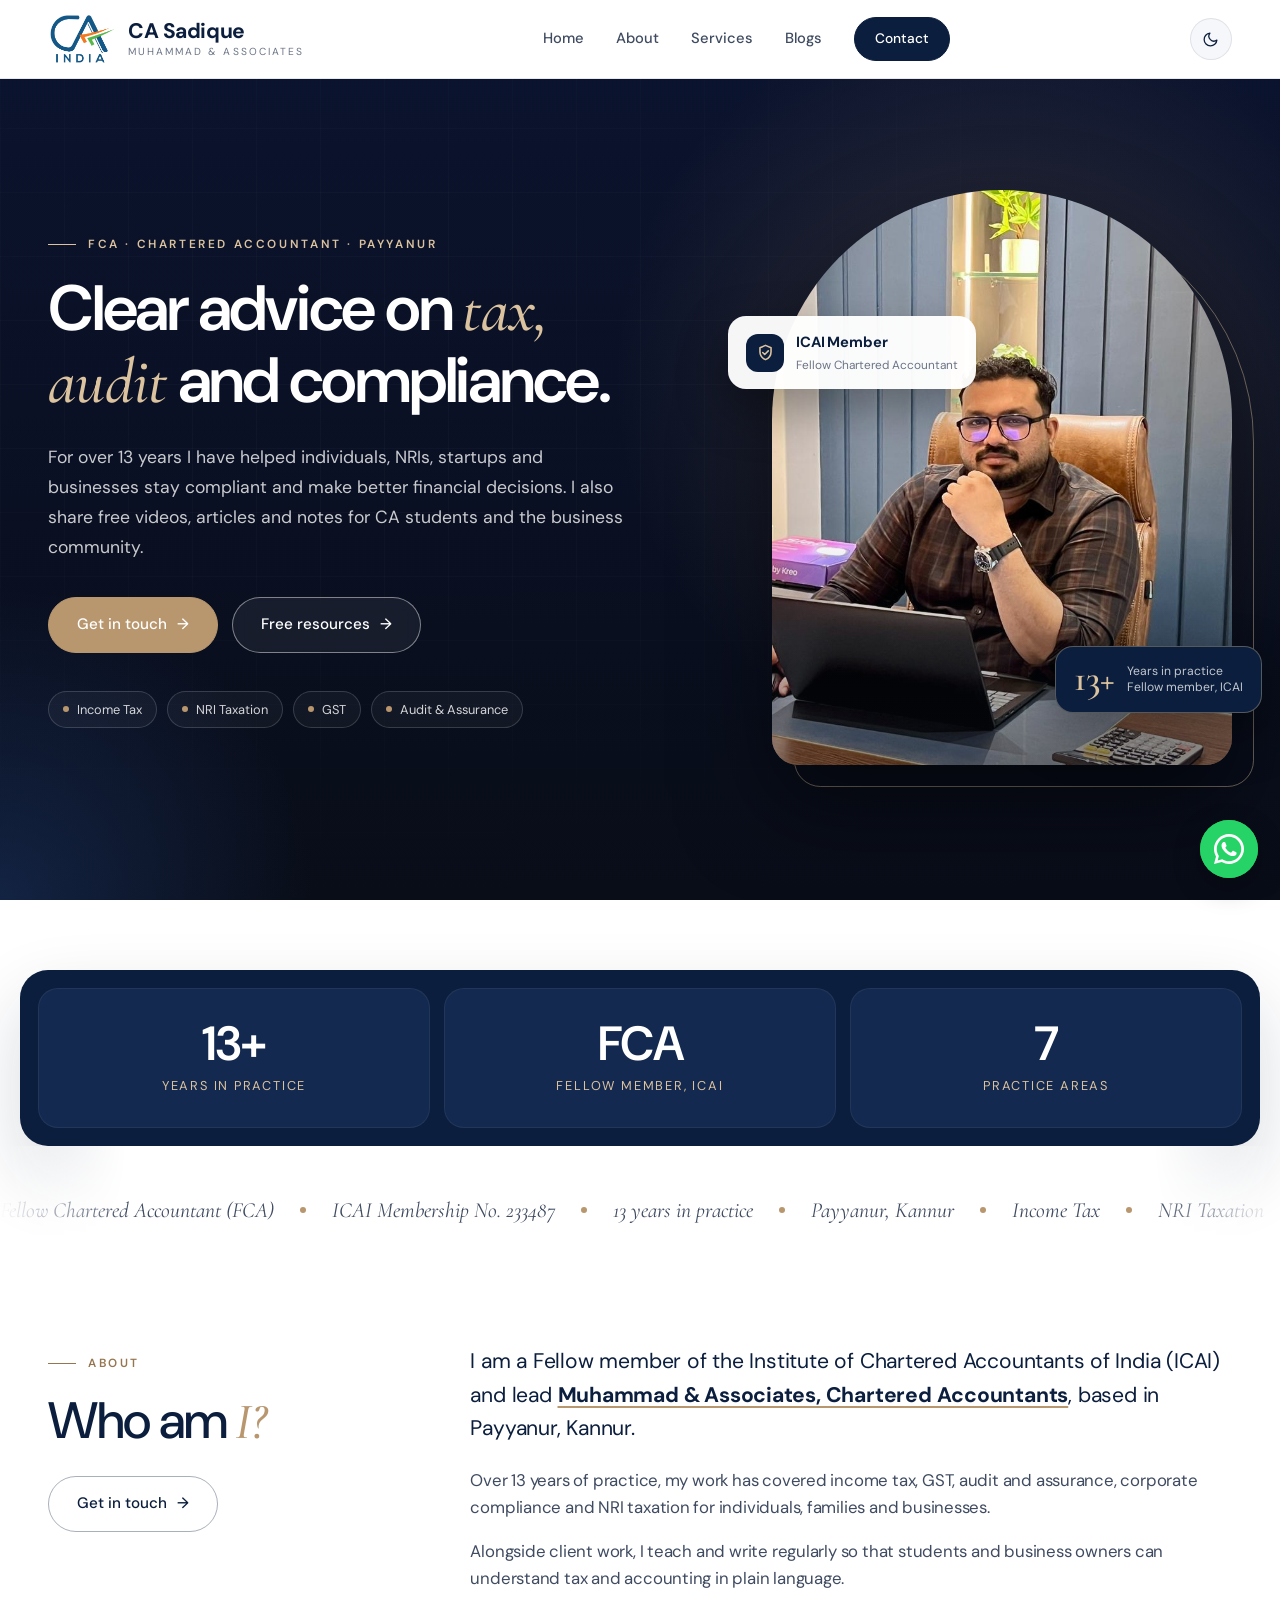
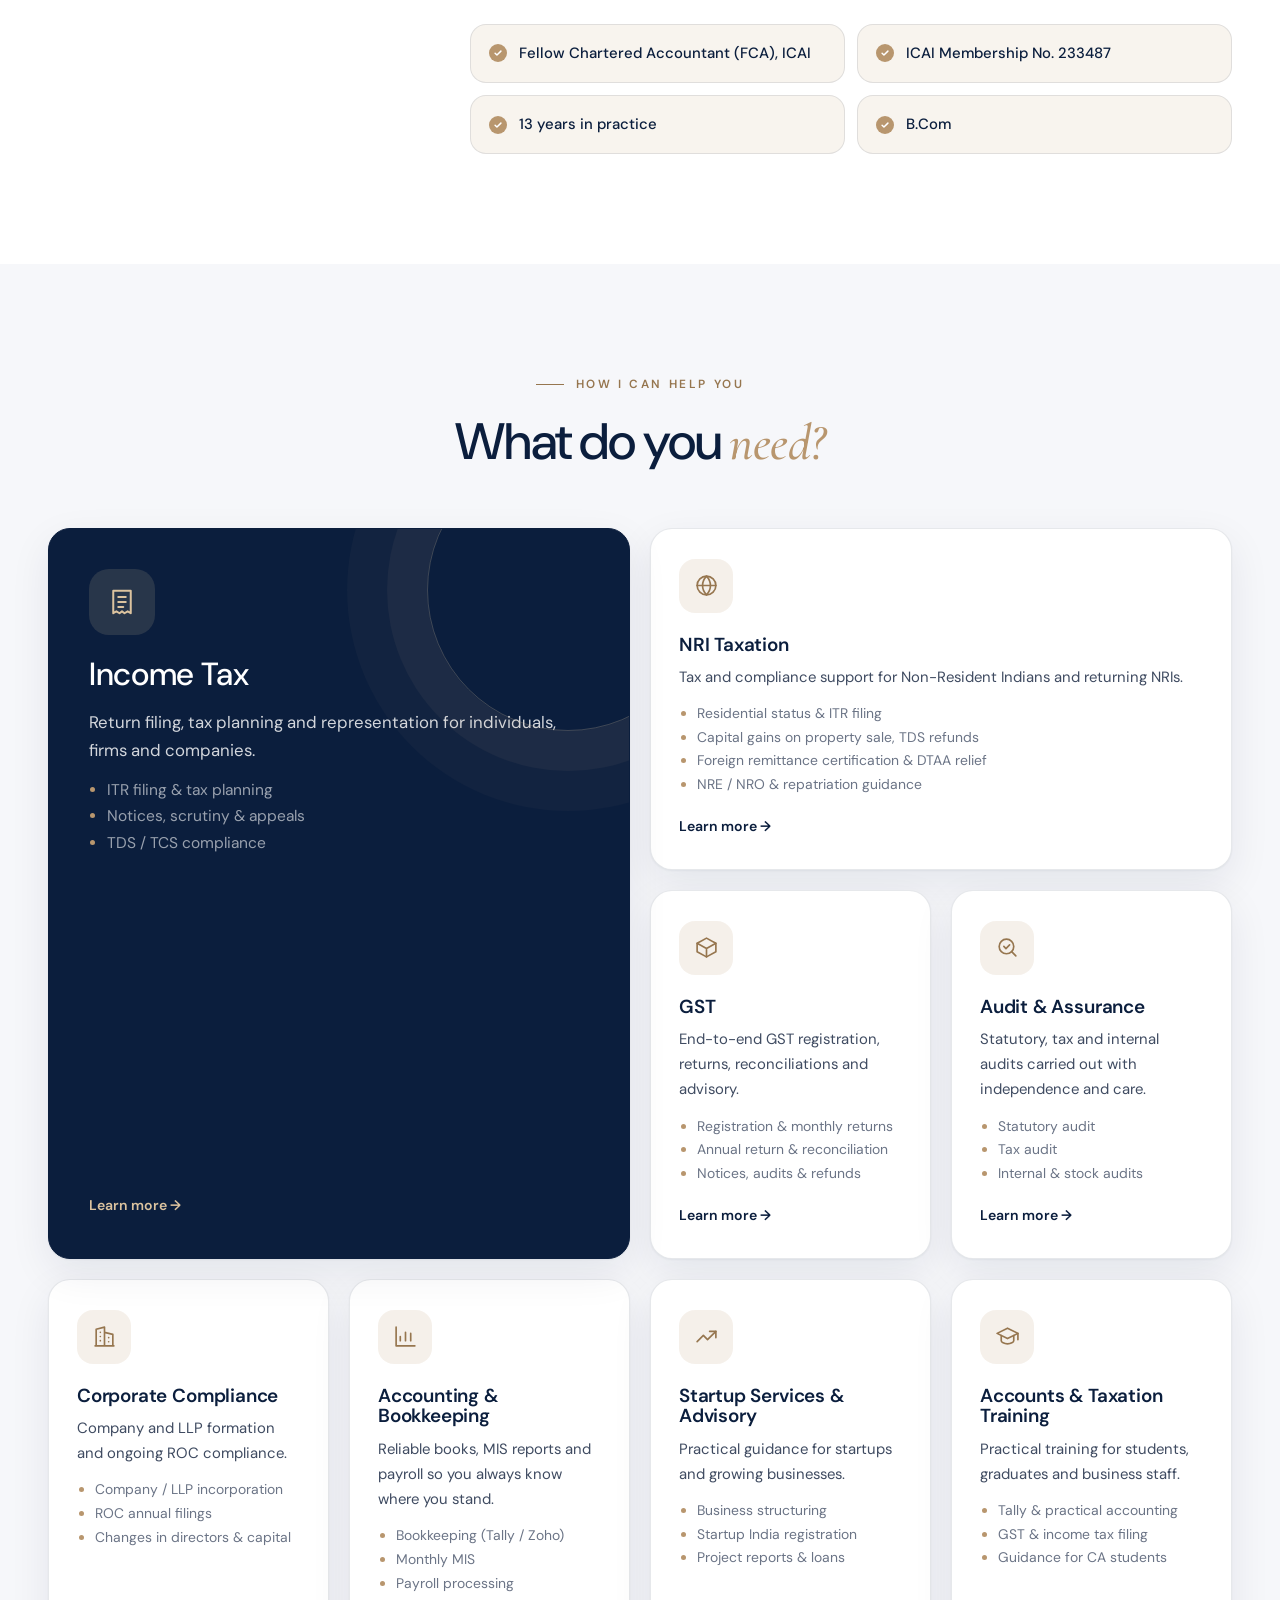
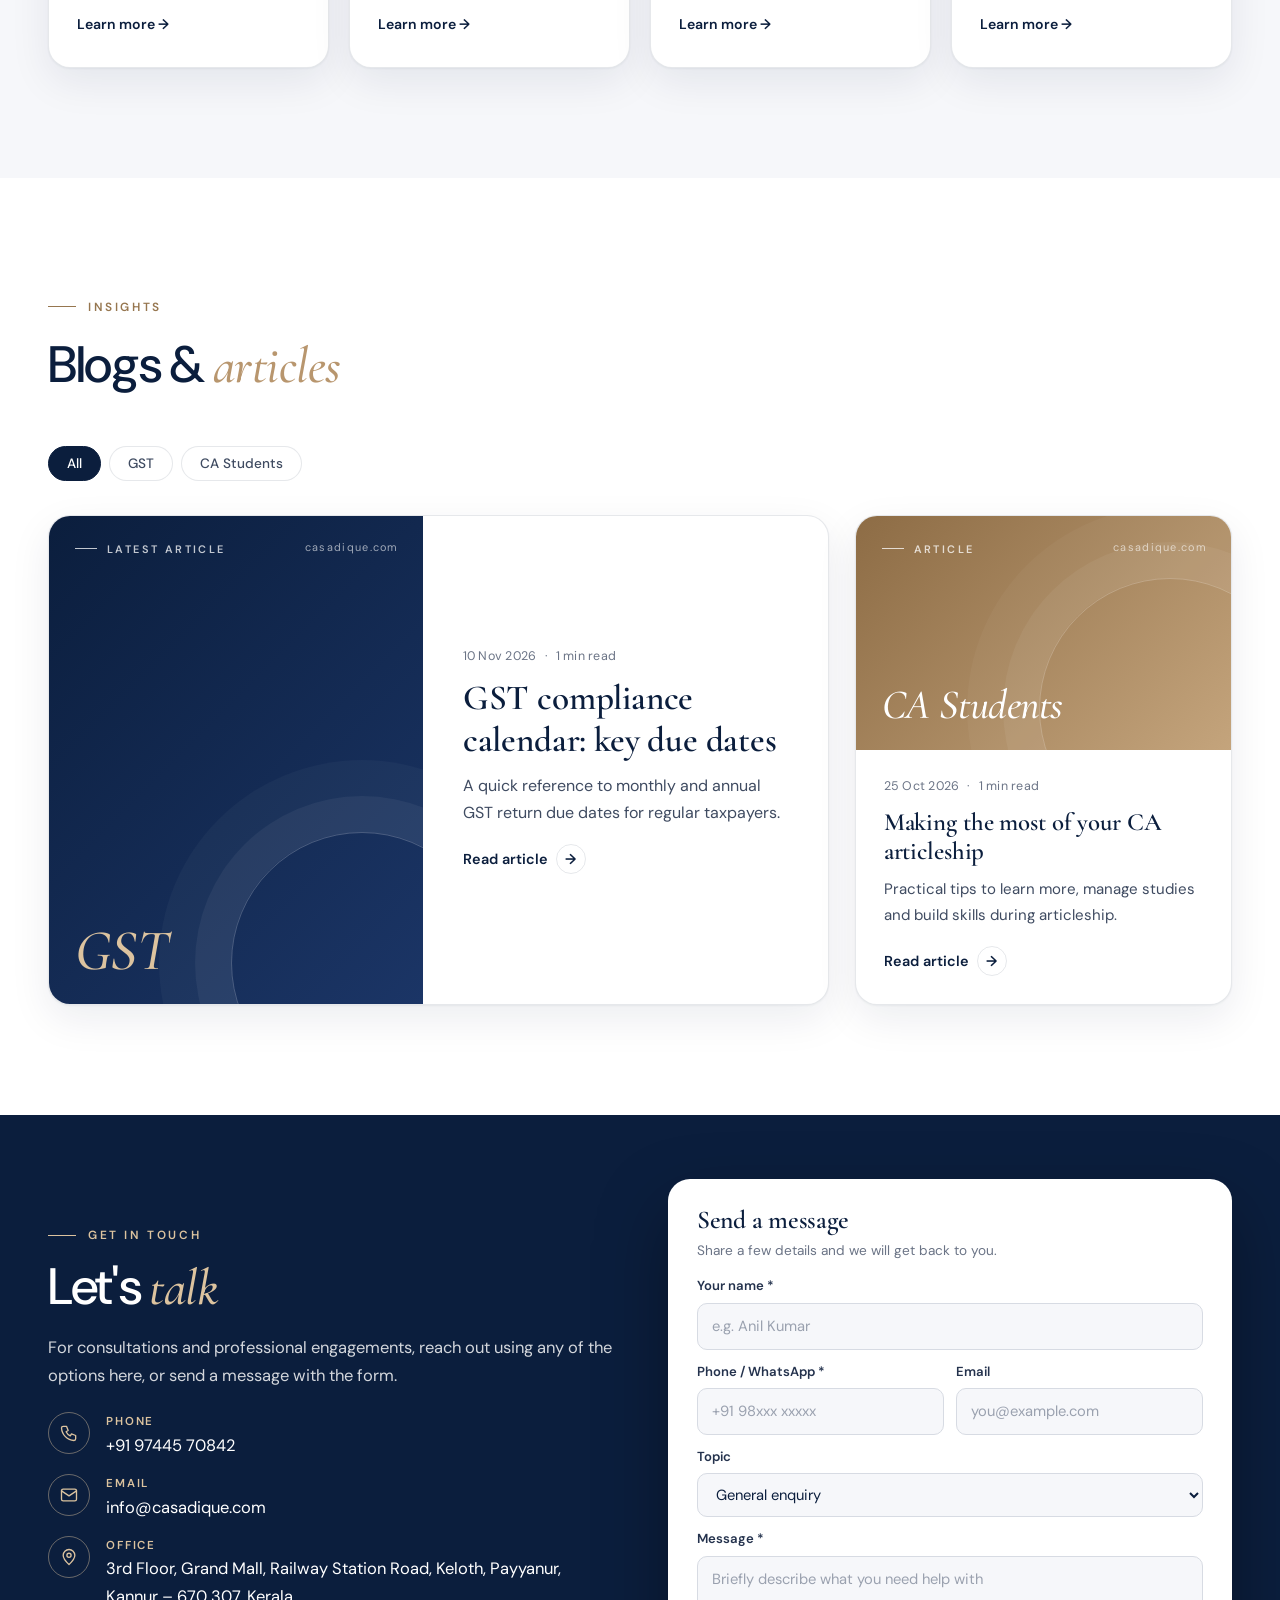
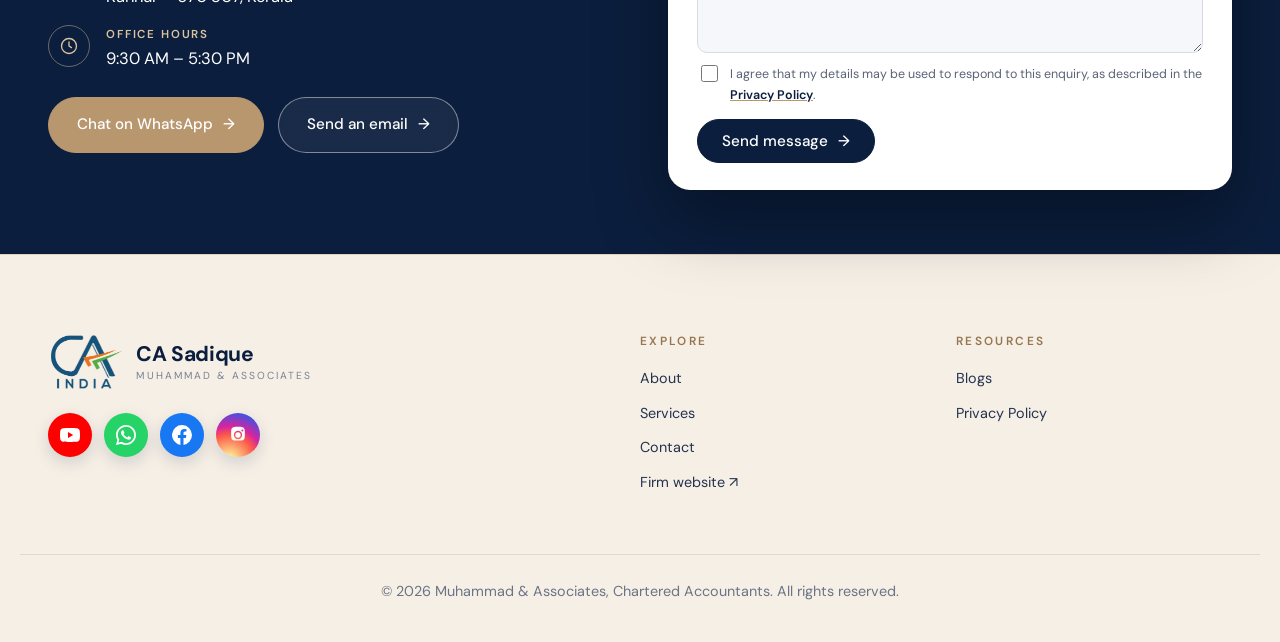
<file: index.html>
<!doctype html>
<html lang="en">
<head>
  <meta charset="utf-8">
  <meta name="viewport" content="width=device-width, initial-scale=1">
  <title>CA Sadique | Muhammad &amp; Associates, Chartered Accountants, Payyanur</title>
  <meta name="description" content="CA Sadique, FCA – Muhammad & Associates, Chartered Accountants, Payyanur, Kannur. Income tax, NRI taxation, GST, audit and corporate compliance. Free videos, blogs and notes for students and businesses.">
  <link rel="canonical" href="https://casadique.com/">
  <link rel="icon" href="favicon.svg" type="image/svg+xml">
  <link rel="apple-touch-icon" href="images/profile.jpg">
  <meta name="theme-color" content="#000000">

  <!-- Share preview (WhatsApp, LinkedIn, Facebook, X) -->
  <meta property="og:type" content="website">
  <meta property="og:site_name" content="CA Sadique">
  <meta property="og:title" content="CA Sadique, FCA | Muhammad & Associates, Chartered Accountants">
  <meta property="og:description" content="Income tax, NRI taxation, GST, audit and corporate compliance in Payyanur, Kannur. Free learning resources for students and businesses.">
  <meta property="og:url" content="https://casadique.com/">
  <meta property="og:image" content="https://casadique.com/images/profile.jpg">
  <meta property="og:image:alt" content="CA Sadique at his office">
  <meta name="twitter:card" content="summary_large_image">

  <!-- Business details for Google -->
  <script type="application/ld+json">
  {
    "@context": "https://schema.org",
    "@type": "AccountingService",
    "name": "Muhammad & Associates, Chartered Accountants",
    "alternateName": "CA Sadique",
    "url": "https://casadique.com/",
    "image": "https://casadique.com/images/profile.jpg",
    "telephone": "+91-97445-70842",
    "email": "info@casadique.com",
    "address": {
      "@type": "PostalAddress",
      "streetAddress": "3rd Floor, Grand Mall, Railway Station Road, Keloth",
      "addressLocality": "Payyanur",
      "addressRegion": "Kerala",
      "postalCode": "670307",
      "addressCountry": "IN"
    },
    "areaServed": "India",
    "founder": { "@type": "Person", "name": "CA Sadique", "jobTitle": "Chartered Accountant (FCA)" },
    "sameAs": ["https://www.youtube.com/@casadique", "https://muhammadandassociates.com"]
  }
  </script>

  <link rel="preconnect" href="https://fonts.googleapis.com">
  <link rel="preconnect" href="https://fonts.gstatic.com" crossorigin>
  <link href="https://fonts.googleapis.com/css2?family=Cormorant+Garamond:ital,wght@0,500;0,600;1,500;1,600&family=DM+Sans:opsz,wght@9..40,400;9..40,500;9..40,600;9..40,700&display=swap" rel="stylesheet">
  <link rel="stylesheet" href="css/style.css">
</head>
<body>

<header class="site-header">
  <div class="container nav">
    <a href="#top" class="brand">
      <span class="brand-mark" aria-hidden="true">S</span>
      <span class="brand-text">
        <strong>CA Sadique</strong>
        <small data-bind="firm"></small>
      </span>
    </a>
    <button class="nav-toggle" aria-label="Open menu" aria-expanded="false">
      <span></span><span></span><span></span>
    </button>
    <nav class="nav-links">
      <a href="#top">Home</a>
      <a href="#about">About</a>
      <a href="#services">Services</a>
      <a href="#videos">Videos</a>
      <a href="#blogs">Blogs</a>
      <a href="#notes">Notes</a>
      <a href="#contact" class="btn btn-small">Contact</a>
    </nav>
  </div>
</header>

<main id="top">

  <!-- HERO -->
  <section class="hero">
    <div class="container hero-inner">
      <div class="hero-copy">
        <p class="eyebrow" data-bind="tagline">Chartered Accountant in Practice</p>
        <h1 data-bind-html="headline">Clear advice on tax, audit and compliance.</h1>
        <p class="lead" data-bind="intro"></p>
        <div class="hero-actions">
          <a href="#contact" class="btn">Get in touch</a>
          <a href="#blogs" id="learn-btn" class="btn btn-outline">Free resources</a>
        </div>
        <ul class="hero-tags" id="hero-tags"></ul>
      </div>
      <div class="hero-visual">
        <div class="hero-photo">
          <img data-bind-src="photo" alt="CA Sadique at his office" onerror="this.closest('.hero-visual').style.display='none'">
        </div>
        <div class="float-card fc-top">
          <span class="fc-ico"><svg viewBox="0 0 24 24" aria-hidden="true"><path d="M12 3l7 3v5c0 4.5-3 8.3-7 10-4-1.7-7-5.5-7-10V6z"/><path d="M8.5 12l2.5 2.5 4.5-4.5"/></svg></span>
          <span><b>ICAI Member</b><small>Fellow Chartered Accountant</small></span>
        </div>
        <div class="float-card fc-bottom" id="hero-badge"></div>
      </div>
    </div>
  </section>

  <!-- STATS BAND -->
  <section class="stats-band">
    <div class="container stats" id="stats"></div>
  </section>
  <div class="trust" aria-label="Credentials"><div class="trust-track" id="trust"></div></div>

  <!-- ABOUT -->
  <section id="about" class="section alt">
    <div class="container two-col">
      <div>
        <p class="eyebrow">About</p>
        <h2>Who am <em>I?</em></h2>
        <a href="#contact" class="btn btn-dark">Get in touch</a>
      </div>
      <div>
        <div class="about-text" data-bind-html="about"></div>
        <ul class="credentials" id="credentials"></ul>
      </div>
    </div>
  </section>

  <!-- SERVICES -->
  <section id="services" class="section alt">
    <div class="container">
      <p class="eyebrow center">How I can help you</p>
      <h2 class="center">What do you <em>need?</em></h2>
      <div class="services-grid" id="services-grid"></div>
    </div>
  </section>

  <!-- VIDEOS -->
  <section id="videos" class="section alt">
    <div class="container">
      <div class="section-head">
        <div>
          <p class="eyebrow">Learn</p>
          <h2>Free <em>videos</em></h2>
        </div>
        <a class="btn btn-dark btn-small" data-bind-href="youtube" target="_blank" rel="noopener">Visit YouTube channel →</a>
      </div>
      <div class="filters" data-filter-for="videos"></div>
      <div class="video-grid" id="video-grid"></div>
    </div>
  </section>

  <!-- BLOGS -->
  <section id="blogs" class="section alt">
    <div class="container">
      <div class="section-head blog-head">
        <div>
          <p class="eyebrow">Insights</p>
          <h2>Blogs &amp; <em>articles</em></h2>
        </div>
      </div>
      <div class="filters" data-filter-for="blogs"></div>
      <div class="blog-grid" id="blog-grid"></div>
    </div>
  </section>

  <!-- NOTES -->
  <section id="notes" class="section alt">
    <div class="container">
      <p class="eyebrow">Download</p>
      <h2>Notes &amp; <em>resources</em></h2>
      <p class="muted">Free study notes for students and ready reckoners for the business community.</p>
      <div class="notes-toolbar">
        <input type="search" id="notes-search" placeholder="Search notes…" aria-label="Search notes">
      </div>
      <div class="filters" data-filter-for="notes"></div>
      <div class="notes-list" id="notes-list"></div>
    </div>
  </section>

  <!-- CONTACT -->
  <section id="contact" class="section section-black">
    <div class="container two-col contact-grid">
      <div>
        <p class="eyebrow">Get in touch</p>
        <h2>Let's <em>talk</em></h2>
        <p class="on-dark">For consultations and professional engagements, reach out using any of the options here, or send a message with the form.</p>
        <ul class="contact-list" id="contact-list"></ul>
        <div class="hero-actions">
          <a class="btn" id="whatsapp-btn" target="_blank" rel="noopener">Chat on WhatsApp</a>
          <a class="btn btn-outline" id="email-btn">Send an email</a>
        </div>
      </div>

      <form class="contact-form" action="https://formsubmit.co/info@casadique.com" method="POST">
        <h3>Send a message</h3>
        <p class="form-sub">Share a few details and we will get back to you.</p>
        <input type="hidden" name="_subject" value="New enquiry from casadique.com">
        <input type="hidden" name="_next" value="https://casadique.com/thank-you.html">
        <input type="hidden" name="_template" value="table">
        <input type="text" name="_honey" class="hp" tabindex="-1" autocomplete="off" aria-hidden="true">
        <label>Your name *<input type="text" name="name" required maxlength="100" placeholder="e.g. Anil Kumar" autocomplete="name"></label>
        <div class="form-row">
          <label>Phone / WhatsApp *<input type="tel" name="phone" required maxlength="20" placeholder="+91 98xxx xxxxx" autocomplete="tel"></label>
          <label>Email<input type="email" name="email" maxlength="120" placeholder="you@example.com" autocomplete="email"></label>
        </div>
        <label>Topic
          <select name="topic" id="topic-select">
            <option value="General enquiry">General enquiry</option>
          </select>
        </label>
        <label>Message *<textarea name="message" rows="3" required maxlength="2000" placeholder="Briefly describe what you need help with"></textarea></label>
        <label class="consent"><input type="checkbox" name="consent" value="Agreed to privacy policy" required>
          <span>I agree that my details may be used to respond to this enquiry, as described in the <a href="privacy.html">Privacy Policy</a>.</span></label>
        <button type="submit" class="btn">Send message</button>
      </form>
    </div>
  </section>

</main>

<footer class="site-footer">
  <div class="container footer-grid">
    <div>
      <a href="#top" class="brand">
        <span class="brand-mark" aria-hidden="true">S</span>
        <span class="brand-text"><strong>CA Sadique</strong><small data-bind="firm"></small></span>
      </a>
      <div class="socials" id="socials"></div>
    </div>
    <div>
      <h4>Explore</h4>
      <a href="#about">About</a>
      <a href="#services">Services</a>
      <a href="#contact">Contact</a>
      <a href="https://muhammadandassociates.com" target="_blank" rel="noopener">Firm website ↗</a>
    </div>
    <div>
      <h4>Resources</h4>
      <a href="#videos">Videos</a>
      <a href="#blogs">Blogs</a>
      <a href="#notes">Notes</a>
      <a href="privacy.html">Privacy Policy</a>
    </div>
  </div>
  <div class="container footer-bottom">
    <p>© <span id="year"></span> <span data-bind="firm"></span>, Chartered Accountants. All rights reserved.</p>
  </div>
</footer>

<script src="js/content.js"></script>
<script src="js/main.js"></script>
</body>
</html>
</file>
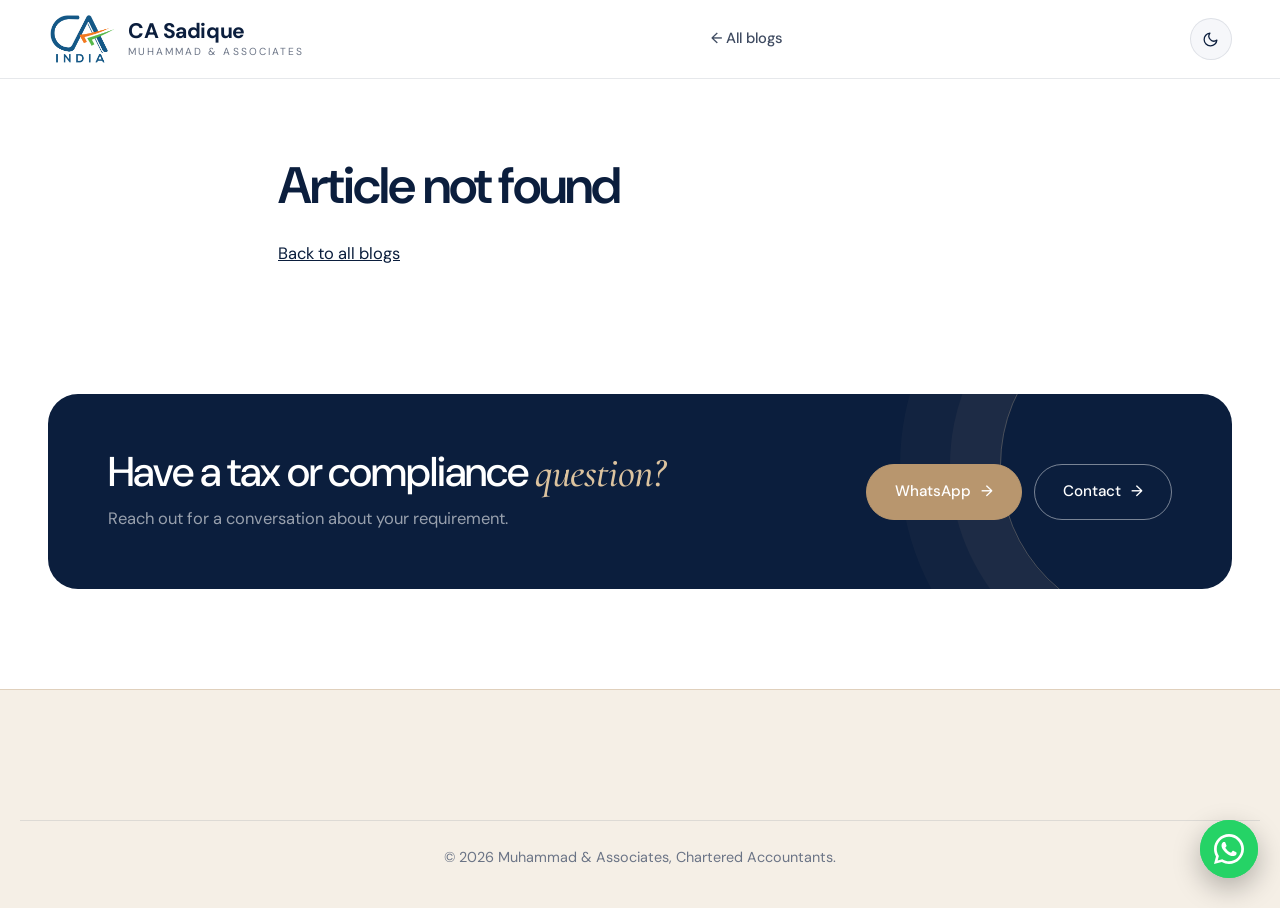
<file: post.html>
<!doctype html>
<html lang="en">
<head>
  <meta charset="utf-8">
  <meta name="viewport" content="width=device-width, initial-scale=1">
  <title>Blog | CA Sadique</title>
  <link rel="icon" href="favicon.svg" type="image/svg+xml">
  <meta property="og:image" content="https://casadique.com/images/profile.jpg">
  <link rel="preconnect" href="https://fonts.googleapis.com">
  <link rel="preconnect" href="https://fonts.gstatic.com" crossorigin>
  <link href="https://fonts.googleapis.com/css2?family=Cormorant+Garamond:ital,wght@0,500;0,600;1,500;1,600&family=DM+Sans:opsz,wght@9..40,400;9..40,500;9..40,600;9..40,700&display=swap" rel="stylesheet">
  <link rel="stylesheet" href="css/style.css">
</head>
<body>
<header class="site-header">
  <div class="container nav">
    <a href="index.html" class="brand">
      <span class="brand-mark" aria-hidden="true">S</span>
      <span class="brand-text"><strong>CA Sadique</strong><small data-bind="firm"></small></span>
    </a>
    <nav class="nav-links nav-links-static">
      <a href="index.html#blogs">← All blogs</a>
    </nav>
  </div>
</header>

<main class="section">
  <article class="container post" id="post"></article>
</main>

<footer class="site-footer">
  <div class="container footer-bottom">
    <p>© <span id="year"></span> <span data-bind="firm"></span>, Chartered Accountants.</p>
  </div>
</footer>

<script src="js/content.js"></script>
<script src="js/main.js"></script>
</body>
</html>
</file>
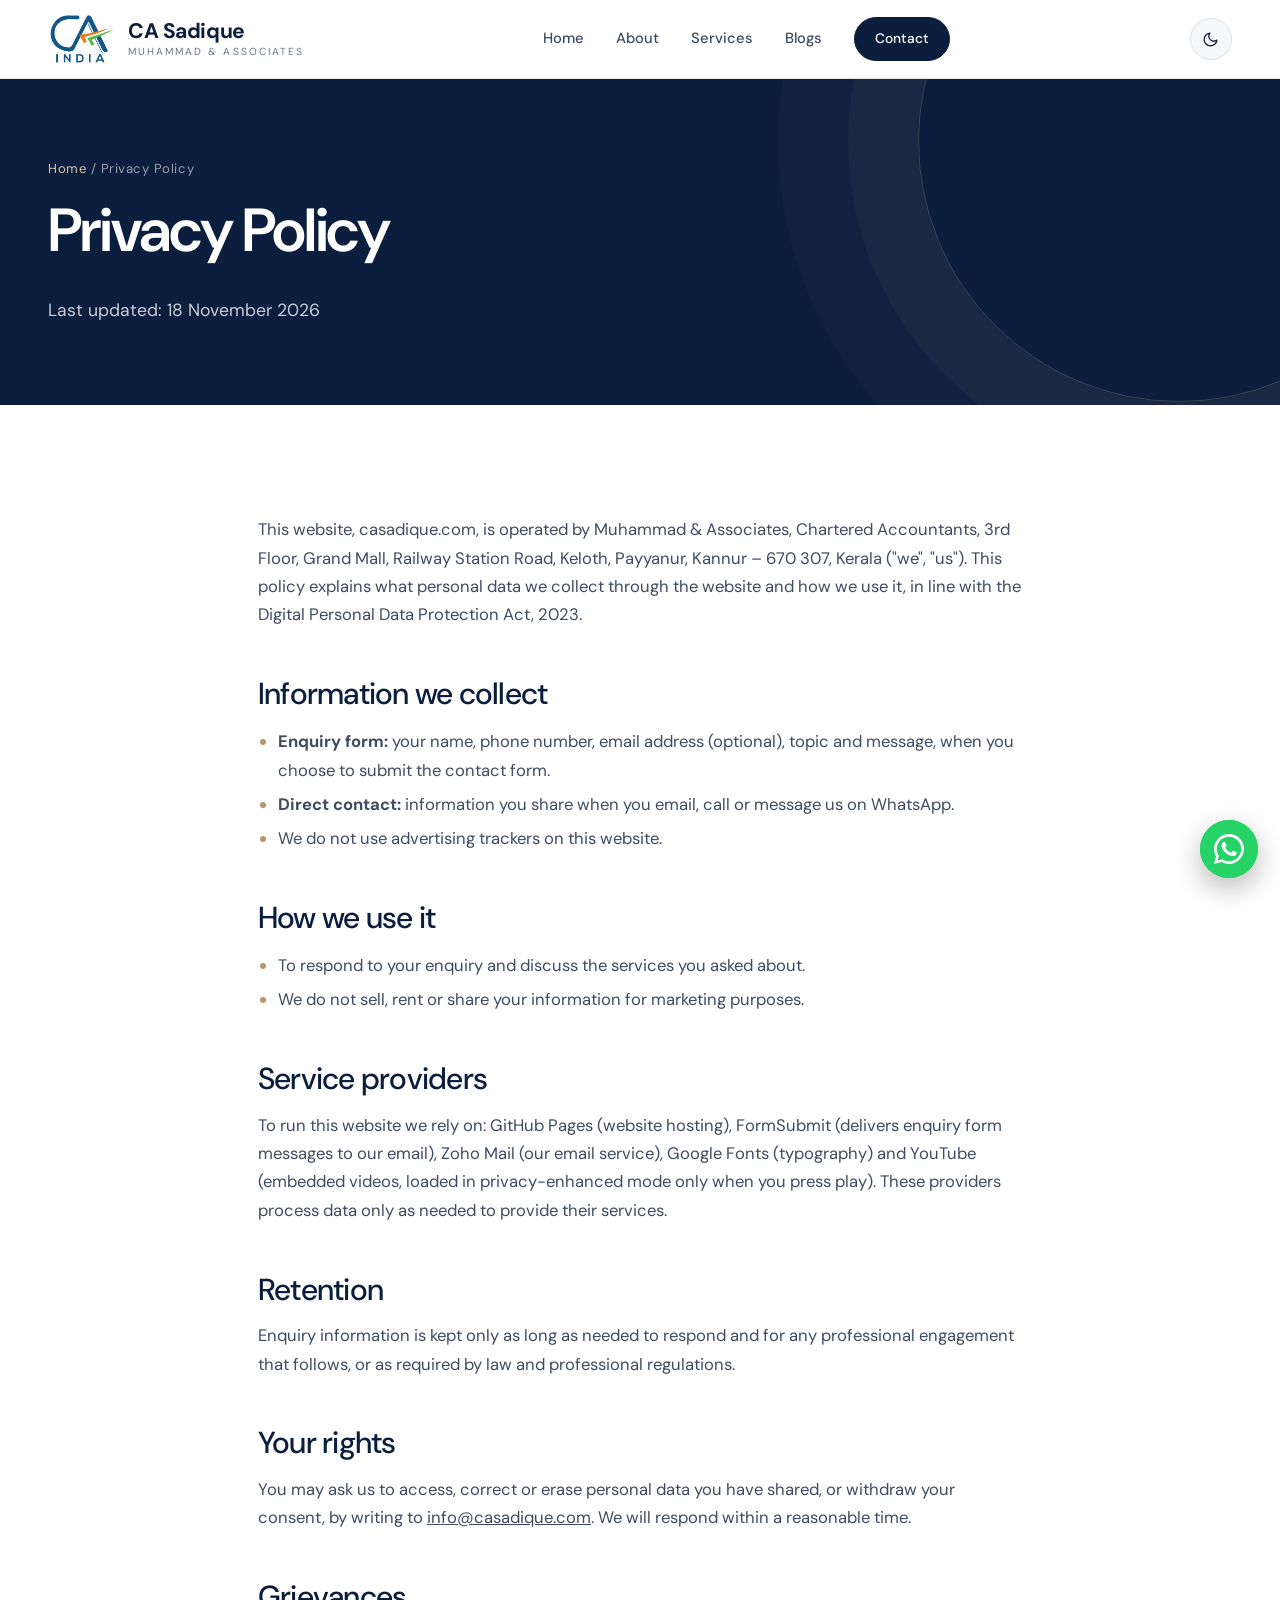
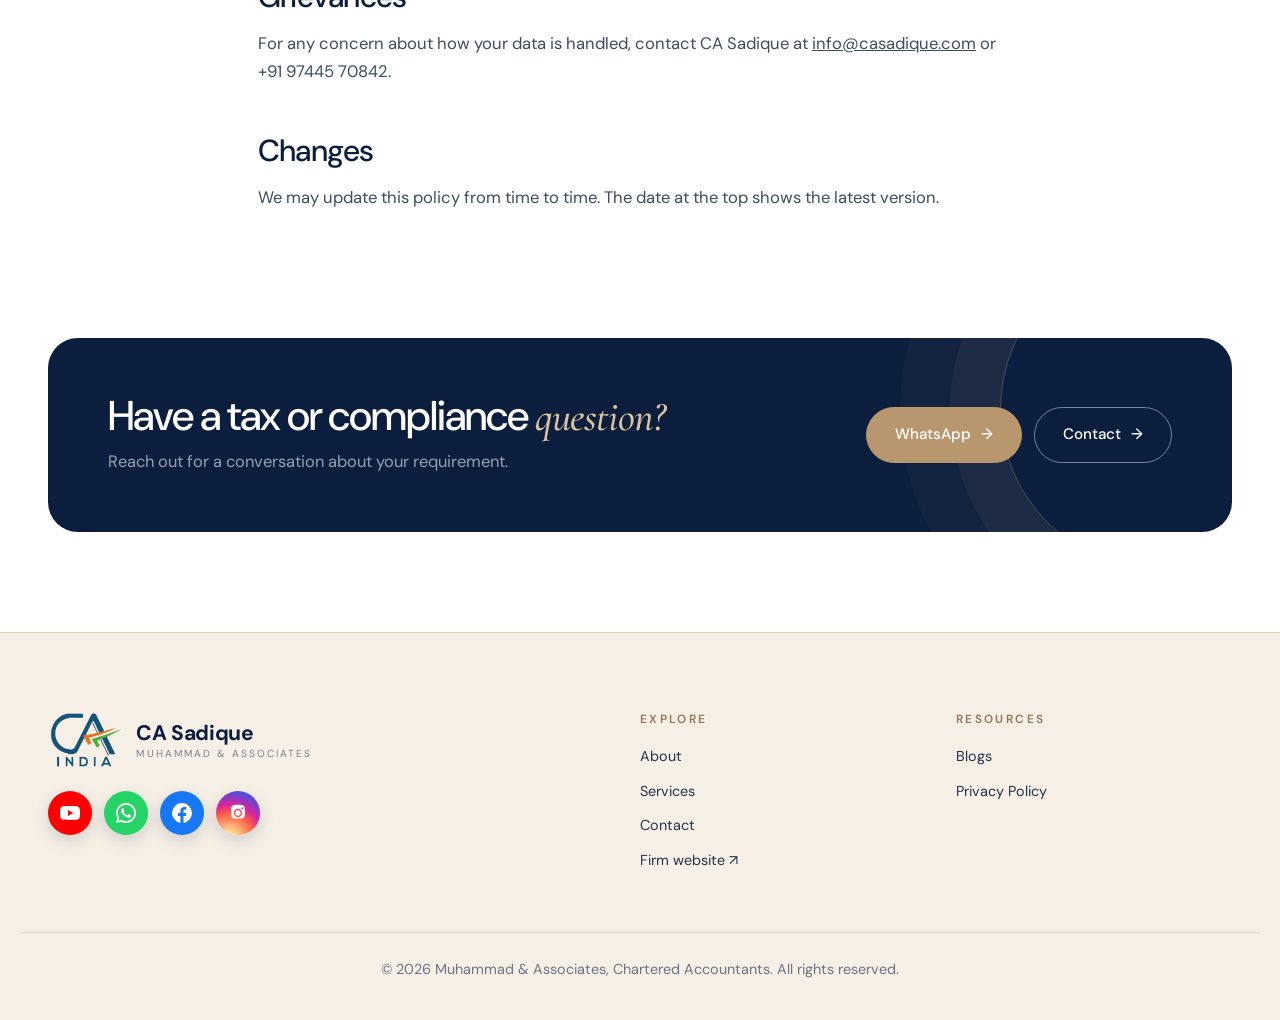
<file: privacy.html>
<!doctype html>
<html lang="en">
<head>
  <meta charset="utf-8">
  <meta name="viewport" content="width=device-width, initial-scale=1">
  <title>Privacy Policy | CA Sadique</title>
  <meta name="description" content="How casadique.com collects, uses and protects personal information.">
  <link rel="canonical" href="https://casadique.com/privacy.html">
  <link rel="icon" href="favicon.svg" type="image/svg+xml">
  <meta name="theme-color" content="#000000">
  <meta property="og:type" content="website">
  <meta property="og:site_name" content="CA Sadique">
  <meta property="og:title" content="Privacy Policy | CA Sadique">
  <meta property="og:description" content="How casadique.com collects, uses and protects personal information.">
  <meta property="og:url" content="https://casadique.com/privacy.html">
  <meta property="og:image" content="https://casadique.com/images/profile.jpg">
  <meta name="twitter:card" content="summary_large_image">
  <link rel="preconnect" href="https://fonts.googleapis.com">
  <link rel="preconnect" href="https://fonts.gstatic.com" crossorigin>
  <link href="https://fonts.googleapis.com/css2?family=Cormorant+Garamond:ital,wght@0,500;0,600;1,500;1,600&family=DM+Sans:opsz,wght@9..40,400;9..40,500;9..40,600;9..40,700&display=swap" rel="stylesheet">
  <link rel="stylesheet" href="css/style.css">
</head>
<body>
<header class="site-header">
  <div class="container nav">
    <a href="index.html" class="brand">
      <span class="brand-mark" aria-hidden="true">S</span>
      <span class="brand-text"><strong>CA Sadique</strong><small data-bind="firm"></small></span>
    </a>
    <button class="nav-toggle" aria-label="Open menu" aria-expanded="false"><span></span><span></span><span></span></button>
    <nav class="nav-links">
      <a href="index.html">Home</a>
      <a href="index.html#about">About</a>
      <a href="index.html#services">Services</a>
      <a href="index.html#videos">Videos</a>
      <a href="index.html#blogs">Blogs</a>
      <a href="index.html#notes">Notes</a>
      <a href="index.html#contact" class="btn btn-small">Contact</a>
    </nav>
  </div>
</header>
<main>

  <section class="page-hero"><div class="container">
    <p class="crumbs"><a href="index.html">Home</a> / Privacy Policy</p>
    <h1>Privacy Policy</h1>
    <p class="lead">Last updated: 18 November 2026</p>
  </div></section>
  <section class="section"><div class="container prose" style="max-width:820px">
    <p>This website, casadique.com, is operated by Muhammad &amp; Associates, Chartered Accountants, 3rd Floor, Grand Mall, Railway Station Road, Keloth, Payyanur, Kannur – 670 307, Kerala ("we", "us"). This policy explains what personal data we collect through the website and how we use it, in line with the Digital Personal Data Protection Act, 2023.</p>
    <h2>Information we collect</h2>
    <ul>
      <li><strong>Enquiry form:</strong> your name, phone number, email address (optional), topic and message, when you choose to submit the contact form.</li>
      <li><strong>Direct contact:</strong> information you share when you email, call or message us on WhatsApp.</li>
      <li>We do not use advertising trackers on this website.</li>
    </ul>
    <h2>How we use it</h2>
    <ul>
      <li>To respond to your enquiry and discuss the services you asked about.</li>
      <li>We do not sell, rent or share your information for marketing purposes.</li>
    </ul>
    <h2>Service providers</h2>
    <p>To run this website we rely on: GitHub Pages (website hosting), FormSubmit (delivers enquiry form messages to our email), Zoho Mail (our email service), Google Fonts (typography) and YouTube (embedded videos, loaded in privacy-enhanced mode only when you press play). These providers process data only as needed to provide their services.</p>
    <h2>Retention</h2>
    <p>Enquiry information is kept only as long as needed to respond and for any professional engagement that follows, or as required by law and professional regulations.</p>
    <h2>Your rights</h2>
    <p>You may ask us to access, correct or erase personal data you have shared, or withdraw your consent, by writing to <a href="mailto:info@casadique.com">info@casadique.com</a>. We will respond within a reasonable time.</p>
    <h2>Grievances</h2>
    <p>For any concern about how your data is handled, contact CA Sadique at <a href="mailto:info@casadique.com">info@casadique.com</a> or +91 97445 70842.</p>
    <h2>Changes</h2>
    <p>We may update this policy from time to time. The date at the top shows the latest version.</p>
  </div></section>
</main>
<footer class="site-footer">
  <div class="container footer-grid">
    <div>
      <a href="index.html" class="brand"><span class="brand-mark" aria-hidden="true">S</span><span class="brand-text"><strong>CA Sadique</strong><small data-bind="firm"></small></span></a>
      <div class="socials" id="socials"></div>
    </div>
    <div>
      <h4>Explore</h4>
      <a href="index.html#about">About</a>
      <a href="index.html#services">Services</a>
      <a href="index.html#contact">Contact</a>
      <a href="https://muhammadandassociates.com" target="_blank" rel="noopener">Firm website ↗</a>
    </div>
    <div>
      <h4>Resources</h4>
      <a href="index.html#videos">Videos</a>
      <a href="index.html#blogs">Blogs</a>
      <a href="index.html#notes">Notes</a>
      <a href="privacy.html">Privacy Policy</a>
    </div>
  </div>
  <div class="container footer-bottom">
    <p>© <span id="year"></span> <span data-bind="firm"></span>, Chartered Accountants. All rights reserved.</p>
  </div>
</footer>
<script src="js/content.js"></script>
<script src="js/main.js"></script>
</body>
</html>
</file>
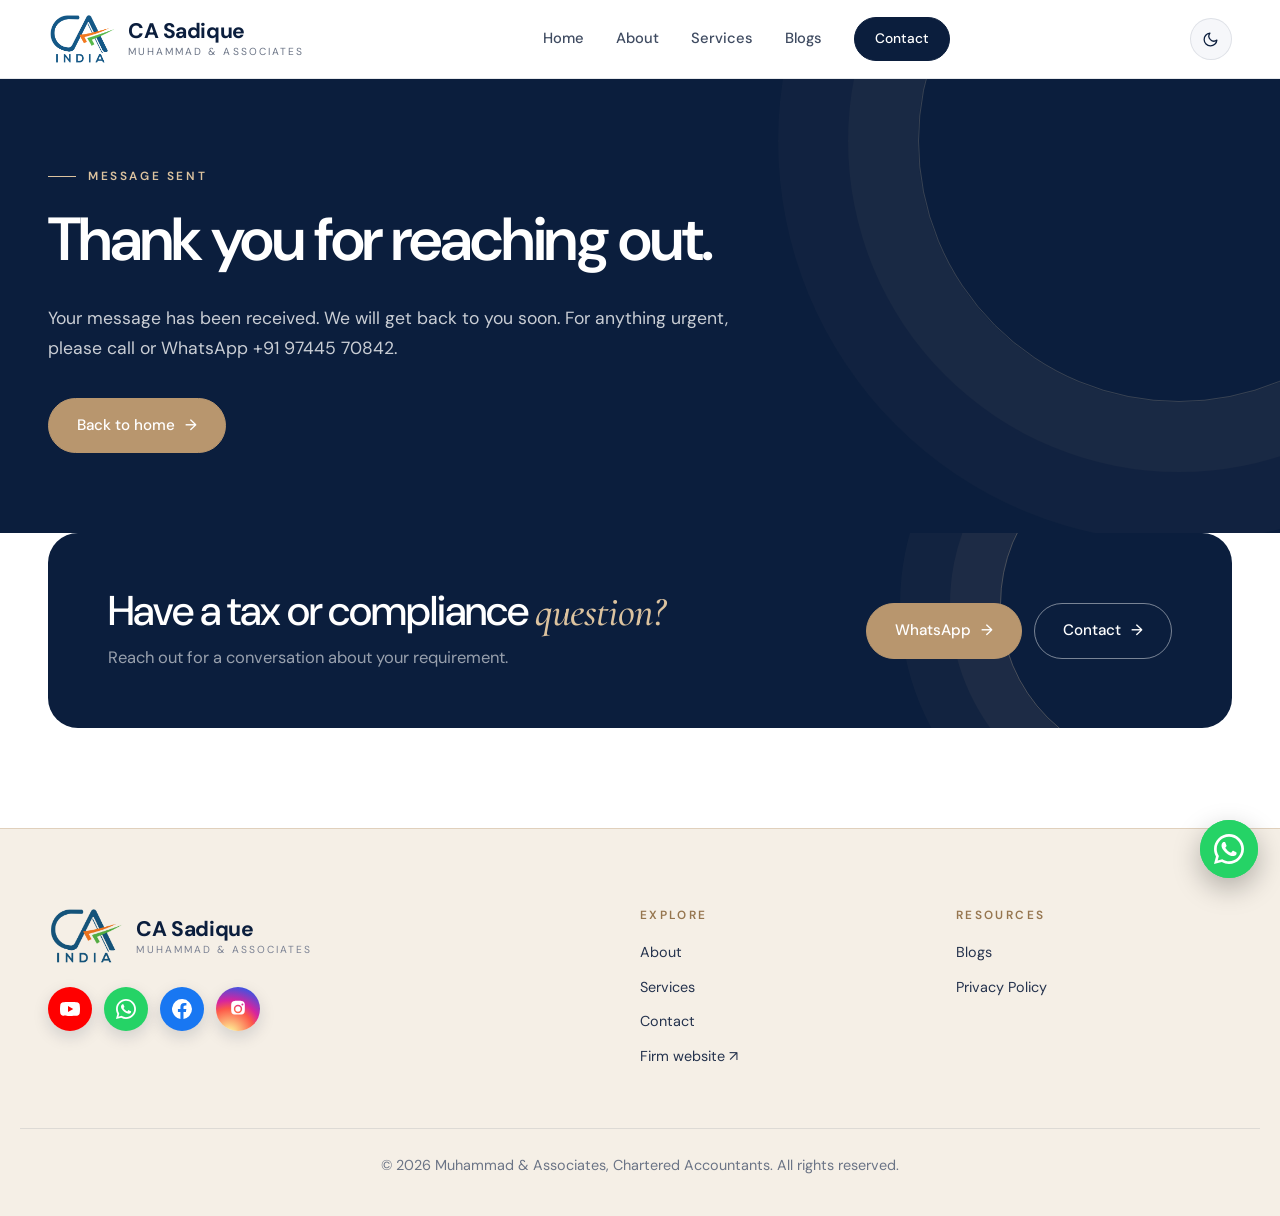
<file: thank-you.html>
<!doctype html>
<html lang="en">
<head>
  <meta charset="utf-8">
  <meta name="viewport" content="width=device-width, initial-scale=1">
  <title>Thank you | CA Sadique</title>
  <meta name="description" content="Your message has been sent.">
  <link rel="canonical" href="https://casadique.com/thank-you.html">
  <link rel="icon" href="favicon.svg" type="image/svg+xml">
  <meta name="theme-color" content="#000000">
  <meta property="og:type" content="website">
  <meta property="og:site_name" content="CA Sadique">
  <meta property="og:title" content="Thank you | CA Sadique">
  <meta property="og:description" content="Your message has been sent.">
  <meta property="og:url" content="https://casadique.com/thank-you.html">
  <meta property="og:image" content="https://casadique.com/images/profile.jpg">
  <meta name="twitter:card" content="summary_large_image">
  <meta name="robots" content="noindex">
  <link rel="preconnect" href="https://fonts.googleapis.com">
  <link rel="preconnect" href="https://fonts.gstatic.com" crossorigin>
  <link href="https://fonts.googleapis.com/css2?family=Cormorant+Garamond:ital,wght@0,500;0,600;1,500;1,600&family=DM+Sans:opsz,wght@9..40,400;9..40,500;9..40,600;9..40,700&display=swap" rel="stylesheet">
  <link rel="stylesheet" href="css/style.css">
</head>
<body>
<header class="site-header">
  <div class="container nav">
    <a href="index.html" class="brand">
      <span class="brand-mark" aria-hidden="true">S</span>
      <span class="brand-text"><strong>CA Sadique</strong><small data-bind="firm"></small></span>
    </a>
    <button class="nav-toggle" aria-label="Open menu" aria-expanded="false"><span></span><span></span><span></span></button>
    <nav class="nav-links">
      <a href="index.html">Home</a>
      <a href="index.html#about">About</a>
      <a href="index.html#services">Services</a>
      <a href="index.html#videos">Videos</a>
      <a href="index.html#blogs">Blogs</a>
      <a href="index.html#notes">Notes</a>
      <a href="index.html#contact" class="btn btn-small">Contact</a>
    </nav>
  </div>
</header>
<main>

  <section class="page-hero"><div class="container">
    <p class="eyebrow">Message sent</p>
    <h1>Thank you for reaching out.</h1>
    <p class="lead">Your message has been received. We will get back to you soon. For anything urgent, please call or WhatsApp +91 97445 70842.</p>
    <div class="hero-actions"><a class="btn" href="index.html">Back to home</a></div>
  </div></section>
</main>
<footer class="site-footer">
  <div class="container footer-grid">
    <div>
      <a href="index.html" class="brand"><span class="brand-mark" aria-hidden="true">S</span><span class="brand-text"><strong>CA Sadique</strong><small data-bind="firm"></small></span></a>
      <div class="socials" id="socials"></div>
    </div>
    <div>
      <h4>Explore</h4>
      <a href="index.html#about">About</a>
      <a href="index.html#services">Services</a>
      <a href="index.html#contact">Contact</a>
      <a href="https://muhammadandassociates.com" target="_blank" rel="noopener">Firm website ↗</a>
    </div>
    <div>
      <h4>Resources</h4>
      <a href="index.html#videos">Videos</a>
      <a href="index.html#blogs">Blogs</a>
      <a href="index.html#notes">Notes</a>
      <a href="privacy.html">Privacy Policy</a>
    </div>
  </div>
  <div class="container footer-bottom">
    <p>© <span id="year"></span> <span data-bind="firm"></span>, Chartered Accountants. All rights reserved.</p>
  </div>
</footer>
<script src="js/content.js"></script>
<script src="js/main.js"></script>
</body>
</html>
</file>
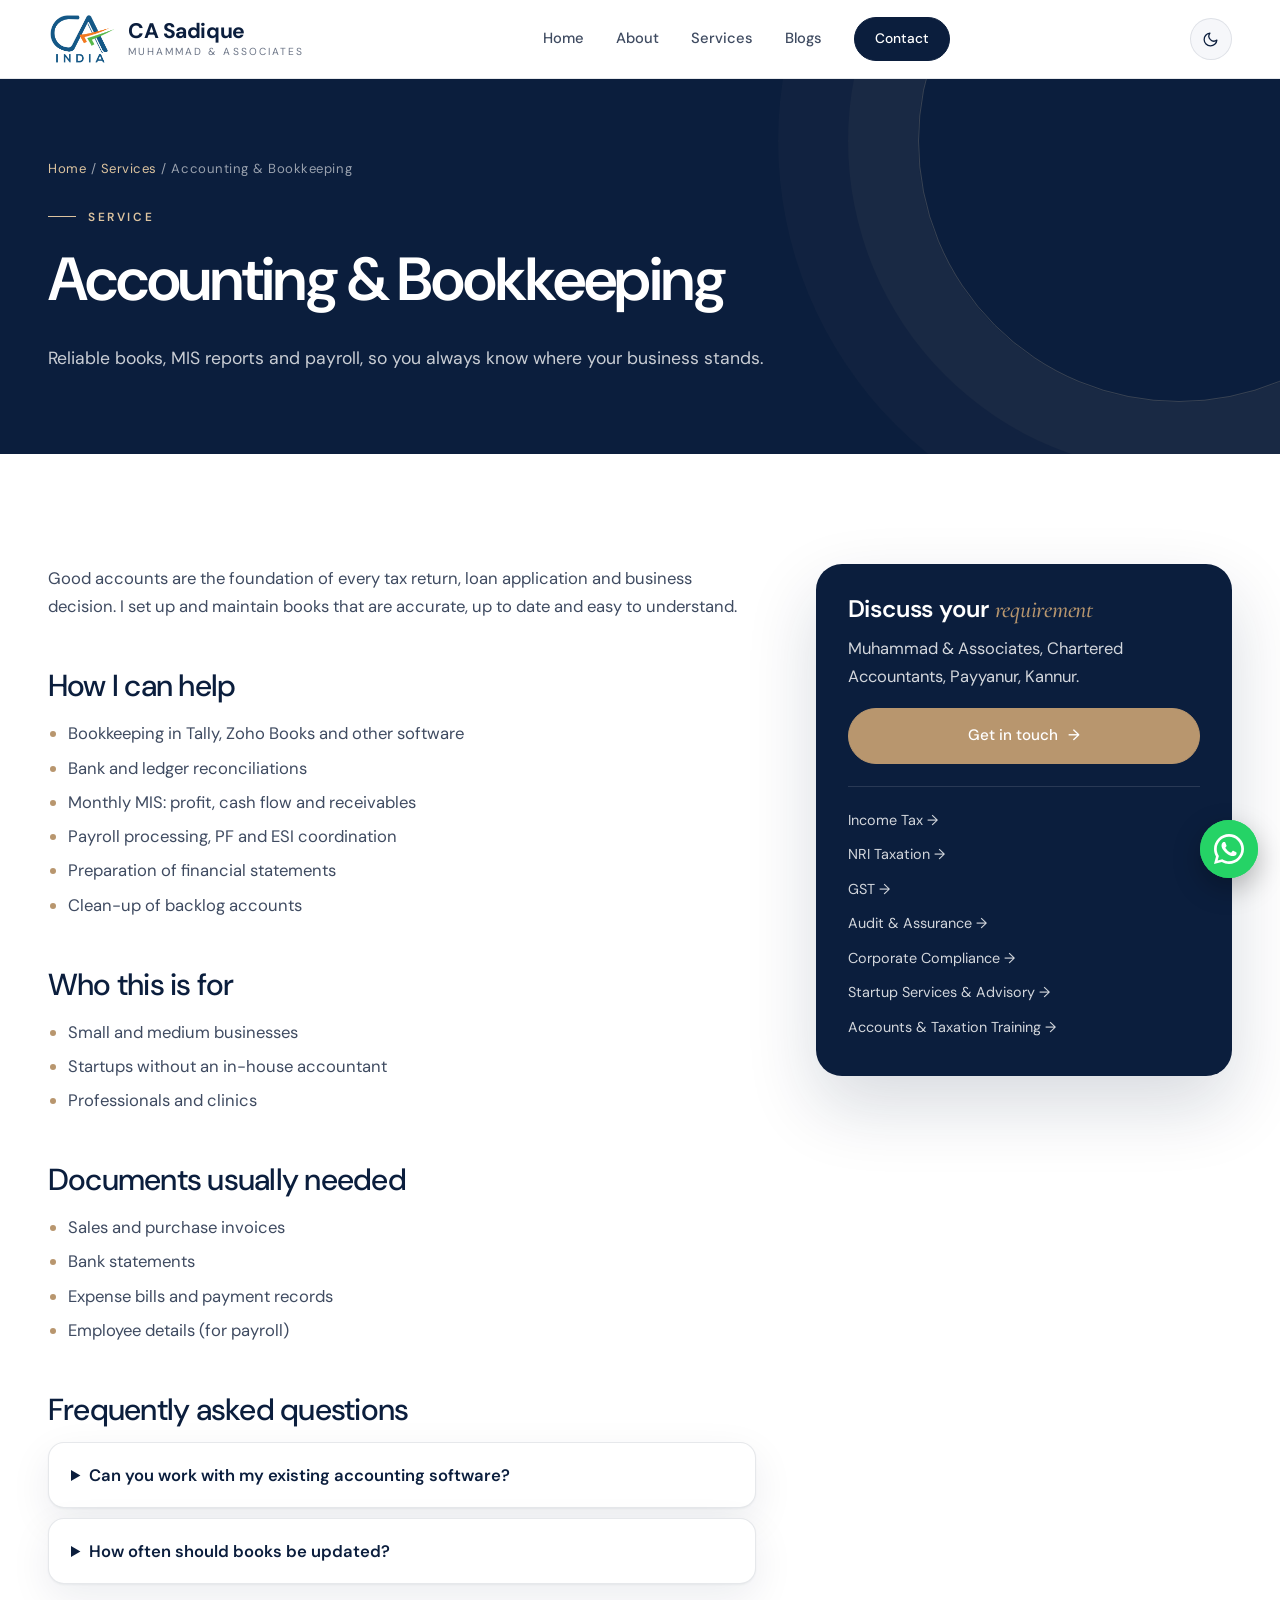
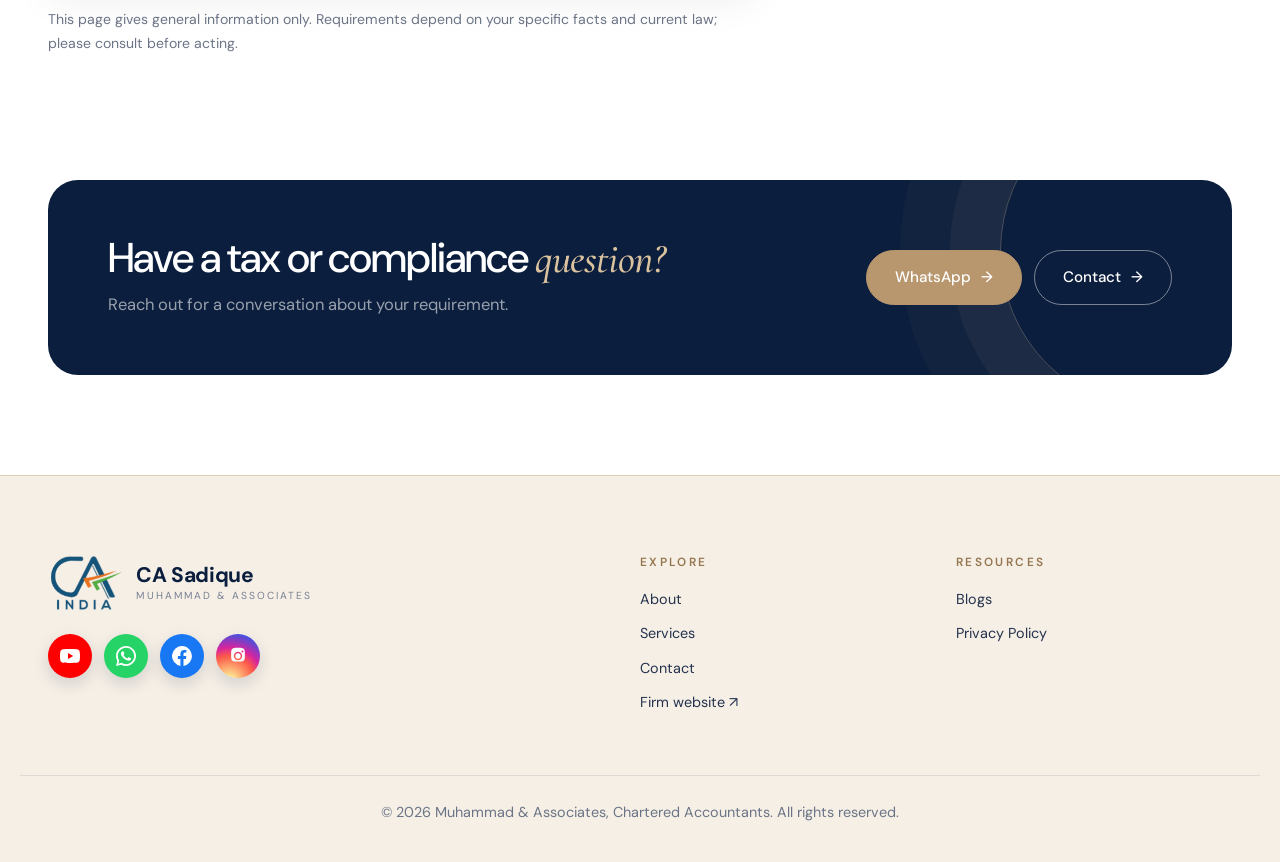
<file: services/accounting-bookkeeping.html>
<!doctype html>
<html lang="en">
<head>
  <meta charset="utf-8">
  <meta name="viewport" content="width=device-width, initial-scale=1">
  <title>Accounting &amp; Bookkeeping | CA Sadique, Chartered Accountant, Payyanur</title>
  <meta name="description" content="Reliable books, MIS reports and payroll, so you always know where your business stands. Muhammad &amp; Associates, Chartered Accountants, Payyanur, Kannur.">
  <link rel="canonical" href="https://casadique.com/services/accounting-bookkeeping.html">
  <link rel="icon" href="../favicon.svg" type="image/svg+xml">
  <meta name="theme-color" content="#000000">
  <meta property="og:type" content="website">
  <meta property="og:site_name" content="CA Sadique">
  <meta property="og:title" content="Accounting &amp; Bookkeeping | CA Sadique, Chartered Accountant, Payyanur">
  <meta property="og:description" content="Reliable books, MIS reports and payroll, so you always know where your business stands. Muhammad &amp; Associates, Chartered Accountants, Payyanur, Kannur.">
  <meta property="og:url" content="https://casadique.com/services/accounting-bookkeeping.html">
  <meta property="og:image" content="https://casadique.com/images/profile.jpg">
  <meta name="twitter:card" content="summary_large_image">
  <link rel="preconnect" href="https://fonts.googleapis.com">
  <link rel="preconnect" href="https://fonts.gstatic.com" crossorigin>
  <link href="https://fonts.googleapis.com/css2?family=Cormorant+Garamond:ital,wght@0,500;0,600;1,500;1,600&family=DM+Sans:opsz,wght@9..40,400;9..40,500;9..40,600;9..40,700&display=swap" rel="stylesheet">
  <link rel="stylesheet" href="../css/style.css">
</head>
<body>
<header class="site-header">
  <div class="container nav">
    <a href="../index.html" class="brand">
      <span class="brand-mark" aria-hidden="true">S</span>
      <span class="brand-text"><strong>CA Sadique</strong><small data-bind="firm"></small></span>
    </a>
    <button class="nav-toggle" aria-label="Open menu" aria-expanded="false"><span></span><span></span><span></span></button>
    <nav class="nav-links">
      <a href="../index.html">Home</a>
      <a href="../index.html#about">About</a>
      <a href="../index.html#services">Services</a>
      <a href="../index.html#videos">Videos</a>
      <a href="../index.html#blogs">Blogs</a>
      <a href="../index.html#notes">Notes</a>
      <a href="../index.html#contact" class="btn btn-small">Contact</a>
    </nav>
  </div>
</header>
<main>

  <section class="page-hero">
    <div class="container">
      <p class="crumbs"><a href="../index.html">Home</a> / <a href="../index.html#services">Services</a> / Accounting &amp; Bookkeeping</p>
      <p class="eyebrow">Service</p>
      <h1>Accounting &amp; Bookkeeping</h1>
      <p class="lead">Reliable books, MIS reports and payroll, so you always know where your business stands.</p>
    </div>
  </section>
  <section class="section">
    <div class="container page-body">
      <div class="prose">
        <p>Good accounts are the foundation of every tax return, loan application and business decision. I set up and maintain books that are accurate, up to date and easy to understand.</p>
        <h2>How I can help</h2>
        <ul><li>Bookkeeping in Tally, Zoho Books and other software</li><li>Bank and ledger reconciliations</li><li>Monthly MIS: profit, cash flow and receivables</li><li>Payroll processing, PF and ESI coordination</li><li>Preparation of financial statements</li><li>Clean-up of backlog accounts</li></ul>
        <h2>Who this is for</h2>
        <ul><li>Small and medium businesses</li><li>Startups without an in-house accountant</li><li>Professionals and clinics</li></ul>
        <h2>Documents usually needed</h2>
        <ul><li>Sales and purchase invoices</li><li>Bank statements</li><li>Expense bills and payment records</li><li>Employee details (for payroll)</li></ul>
        <h2>Frequently asked questions</h2>
        <div class="faq">
          <details><summary>Can you work with my existing accounting software?</summary><p>Yes. I work with Tally, Zoho Books and other common packages.</p></details>
          <details><summary>How often should books be updated?</summary><p>Monthly at minimum, so GST returns, cash planning and tax estimates stay accurate.</p></details>
        </div>
        <p class="muted" style="margin-top:24px;font-size:.88rem">This page gives general information only. Requirements depend on your specific facts and current law; please consult before acting.</p>
      </div>
      <aside class="side-card">
        <h3>Discuss your <em>requirement</em></h3>
        <p>Muhammad &amp; Associates, Chartered Accountants, Payyanur, Kannur.</p>
        <a class="btn" href="../index.html#contact">Get in touch</a>
        <ul class="other-services"><li><a href="income-tax.html">Income Tax →</a></li><li><a href="nri-taxation.html">NRI Taxation →</a></li><li><a href="gst.html">GST →</a></li><li><a href="audit-assurance.html">Audit &amp; Assurance →</a></li><li><a href="corporate-compliance.html">Corporate Compliance →</a></li><li><a href="startup-advisory.html">Startup Services &amp; Advisory →</a></li><li><a href="accounts-taxation-training.html">Accounts &amp; Taxation Training →</a></li></ul>
      </aside>
    </div>
  </section>
</main>
<footer class="site-footer">
  <div class="container footer-grid">
    <div>
      <a href="../index.html" class="brand"><span class="brand-mark" aria-hidden="true">S</span><span class="brand-text"><strong>CA Sadique</strong><small data-bind="firm"></small></span></a>
      <div class="socials" id="socials"></div>
    </div>
    <div>
      <h4>Explore</h4>
      <a href="../index.html#about">About</a>
      <a href="../index.html#services">Services</a>
      <a href="../index.html#contact">Contact</a>
      <a href="https://muhammadandassociates.com" target="_blank" rel="noopener">Firm website ↗</a>
    </div>
    <div>
      <h4>Resources</h4>
      <a href="../index.html#videos">Videos</a>
      <a href="../index.html#blogs">Blogs</a>
      <a href="../index.html#notes">Notes</a>
      <a href="../privacy.html">Privacy Policy</a>
    </div>
  </div>
  <div class="container footer-bottom">
    <p>© <span id="year"></span> <span data-bind="firm"></span>, Chartered Accountants. All rights reserved.</p>
  </div>
</footer>
<script src="../js/content.js"></script>
<script src="../js/main.js"></script>
</body>
</html>
</file>
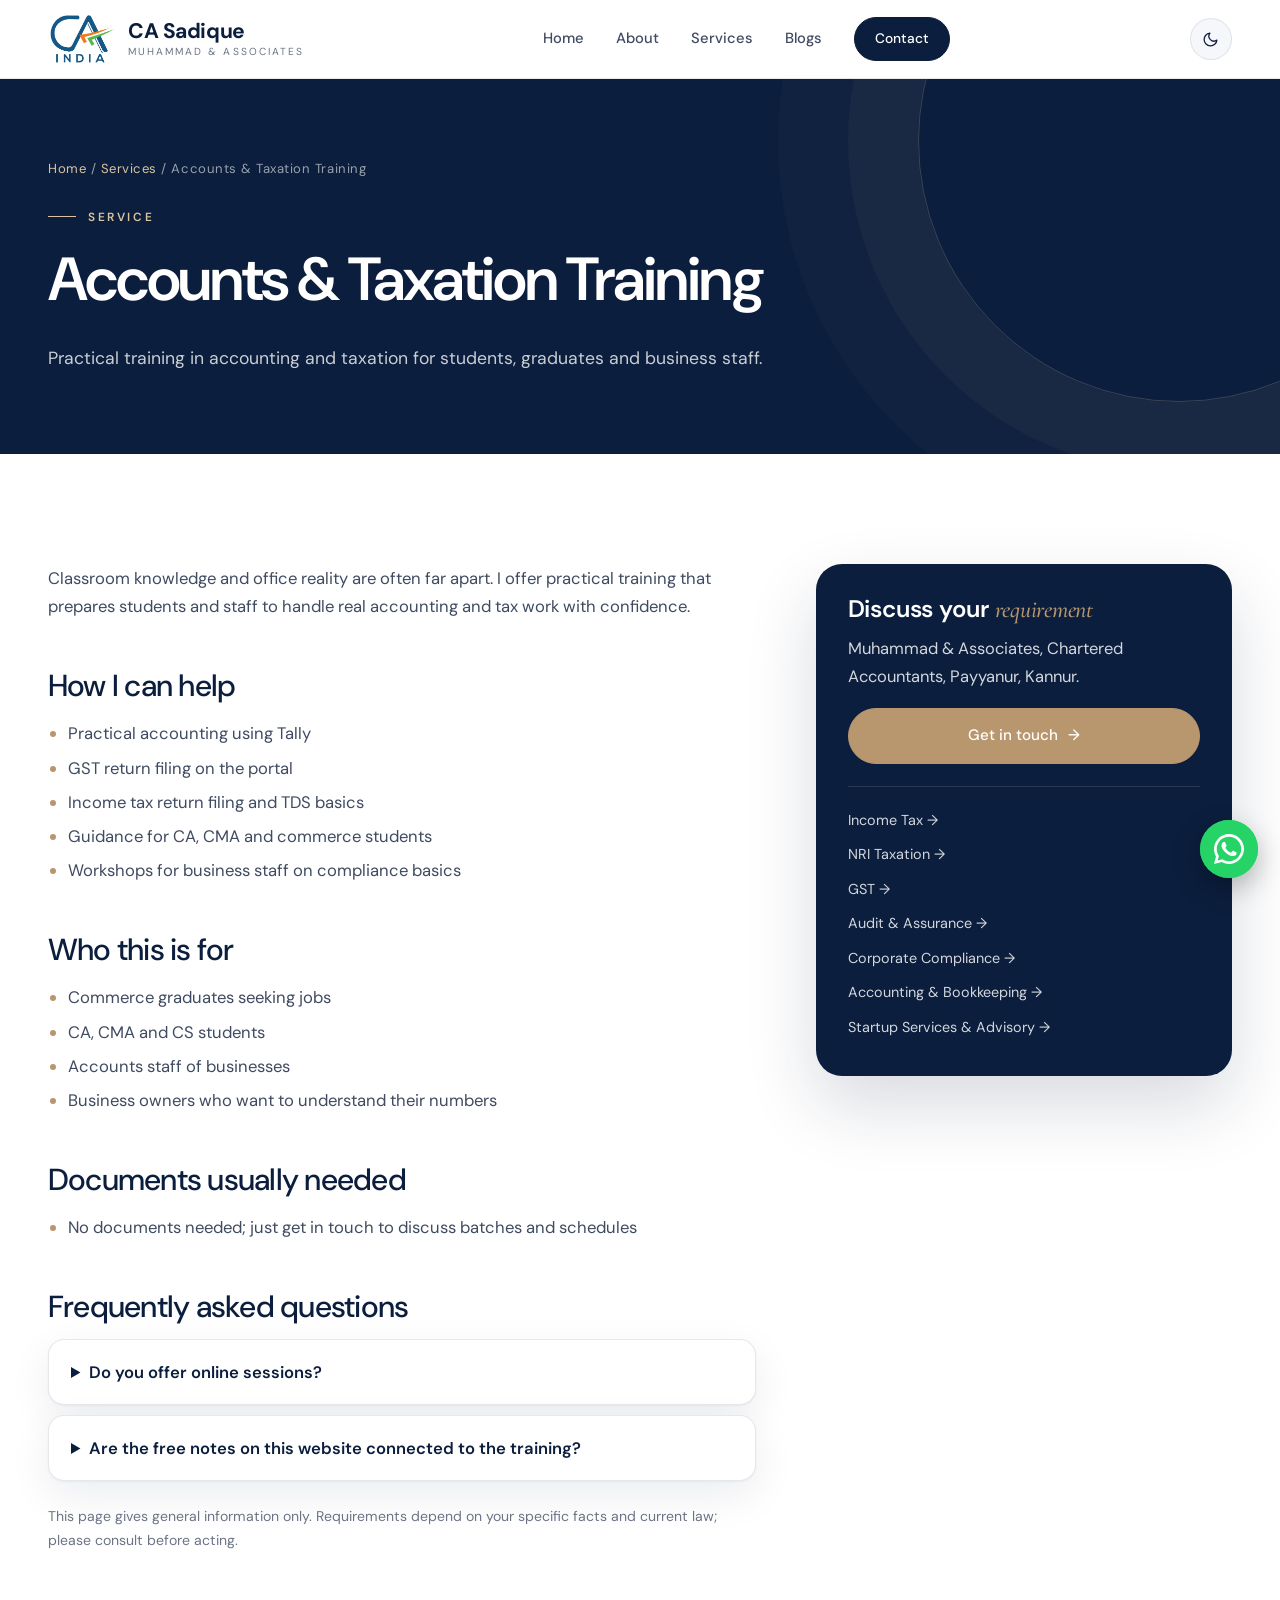
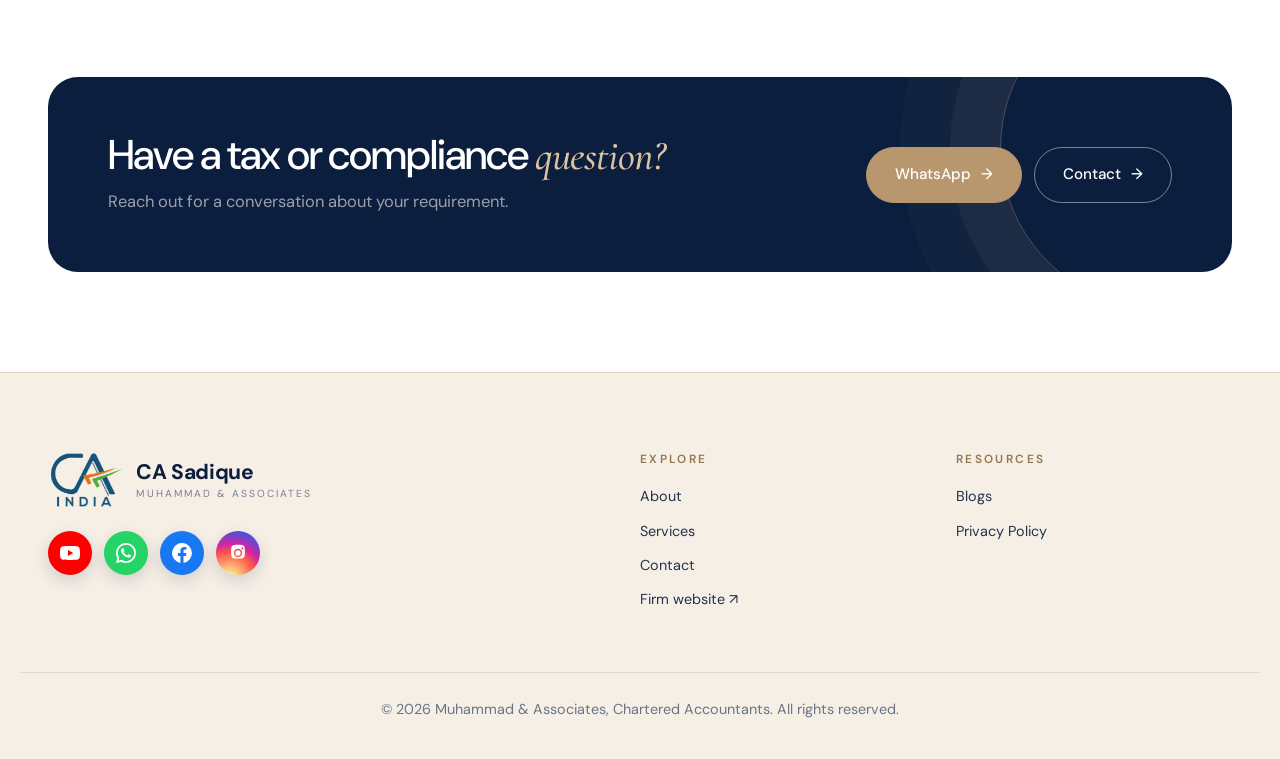
<file: services/accounts-taxation-training.html>
<!doctype html>
<html lang="en">
<head>
  <meta charset="utf-8">
  <meta name="viewport" content="width=device-width, initial-scale=1">
  <title>Accounts &amp; Taxation Training | CA Sadique, Chartered Accountant, Payyanur</title>
  <meta name="description" content="Practical training in accounting and taxation for students, graduates and business staff. Muhammad &amp; Associates, Chartered Accountants, Payyanur, Kannur.">
  <link rel="canonical" href="https://casadique.com/services/accounts-taxation-training.html">
  <link rel="icon" href="../favicon.svg" type="image/svg+xml">
  <meta name="theme-color" content="#000000">
  <meta property="og:type" content="website">
  <meta property="og:site_name" content="CA Sadique">
  <meta property="og:title" content="Accounts &amp; Taxation Training | CA Sadique, Chartered Accountant, Payyanur">
  <meta property="og:description" content="Practical training in accounting and taxation for students, graduates and business staff. Muhammad &amp; Associates, Chartered Accountants, Payyanur, Kannur.">
  <meta property="og:url" content="https://casadique.com/services/accounts-taxation-training.html">
  <meta property="og:image" content="https://casadique.com/images/profile.jpg">
  <meta name="twitter:card" content="summary_large_image">
  <link rel="preconnect" href="https://fonts.googleapis.com">
  <link rel="preconnect" href="https://fonts.gstatic.com" crossorigin>
  <link href="https://fonts.googleapis.com/css2?family=Cormorant+Garamond:ital,wght@0,500;0,600;1,500;1,600&family=DM+Sans:opsz,wght@9..40,400;9..40,500;9..40,600;9..40,700&display=swap" rel="stylesheet">
  <link rel="stylesheet" href="../css/style.css">
</head>
<body>
<header class="site-header">
  <div class="container nav">
    <a href="../index.html" class="brand">
      <span class="brand-mark" aria-hidden="true">S</span>
      <span class="brand-text"><strong>CA Sadique</strong><small data-bind="firm"></small></span>
    </a>
    <button class="nav-toggle" aria-label="Open menu" aria-expanded="false"><span></span><span></span><span></span></button>
    <nav class="nav-links">
      <a href="../index.html">Home</a>
      <a href="../index.html#about">About</a>
      <a href="../index.html#services">Services</a>
      <a href="../index.html#videos">Videos</a>
      <a href="../index.html#blogs">Blogs</a>
      <a href="../index.html#notes">Notes</a>
      <a href="../index.html#contact" class="btn btn-small">Contact</a>
    </nav>
  </div>
</header>
<main>

  <section class="page-hero">
    <div class="container">
      <p class="crumbs"><a href="../index.html">Home</a> / <a href="../index.html#services">Services</a> / Accounts &amp; Taxation Training</p>
      <p class="eyebrow">Service</p>
      <h1>Accounts &amp; Taxation Training</h1>
      <p class="lead">Practical training in accounting and taxation for students, graduates and business staff.</p>
    </div>
  </section>
  <section class="section">
    <div class="container page-body">
      <div class="prose">
        <p>Classroom knowledge and office reality are often far apart. I offer practical training that prepares students and staff to handle real accounting and tax work with confidence.</p>
        <h2>How I can help</h2>
        <ul><li>Practical accounting using Tally</li><li>GST return filing on the portal</li><li>Income tax return filing and TDS basics</li><li>Guidance for CA, CMA and commerce students</li><li>Workshops for business staff on compliance basics</li></ul>
        <h2>Who this is for</h2>
        <ul><li>Commerce graduates seeking jobs</li><li>CA, CMA and CS students</li><li>Accounts staff of businesses</li><li>Business owners who want to understand their numbers</li></ul>
        <h2>Documents usually needed</h2>
        <ul><li>No documents needed; just get in touch to discuss batches and schedules</li></ul>
        <h2>Frequently asked questions</h2>
        <div class="faq">
          <details><summary>Do you offer online sessions?</summary><p>Please get in touch to know the current format and schedule of sessions.</p></details>
          <details><summary>Are the free notes on this website connected to the training?</summary><p>The notes and videos are free learning resources open to everyone.</p></details>
        </div>
        <p class="muted" style="margin-top:24px;font-size:.88rem">This page gives general information only. Requirements depend on your specific facts and current law; please consult before acting.</p>
      </div>
      <aside class="side-card">
        <h3>Discuss your <em>requirement</em></h3>
        <p>Muhammad &amp; Associates, Chartered Accountants, Payyanur, Kannur.</p>
        <a class="btn" href="../index.html#contact">Get in touch</a>
        <ul class="other-services"><li><a href="income-tax.html">Income Tax →</a></li><li><a href="nri-taxation.html">NRI Taxation →</a></li><li><a href="gst.html">GST →</a></li><li><a href="audit-assurance.html">Audit &amp; Assurance →</a></li><li><a href="corporate-compliance.html">Corporate Compliance →</a></li><li><a href="accounting-bookkeeping.html">Accounting &amp; Bookkeeping →</a></li><li><a href="startup-advisory.html">Startup Services &amp; Advisory →</a></li></ul>
      </aside>
    </div>
  </section>
</main>
<footer class="site-footer">
  <div class="container footer-grid">
    <div>
      <a href="../index.html" class="brand"><span class="brand-mark" aria-hidden="true">S</span><span class="brand-text"><strong>CA Sadique</strong><small data-bind="firm"></small></span></a>
      <div class="socials" id="socials"></div>
    </div>
    <div>
      <h4>Explore</h4>
      <a href="../index.html#about">About</a>
      <a href="../index.html#services">Services</a>
      <a href="../index.html#contact">Contact</a>
      <a href="https://muhammadandassociates.com" target="_blank" rel="noopener">Firm website ↗</a>
    </div>
    <div>
      <h4>Resources</h4>
      <a href="../index.html#videos">Videos</a>
      <a href="../index.html#blogs">Blogs</a>
      <a href="../index.html#notes">Notes</a>
      <a href="../privacy.html">Privacy Policy</a>
    </div>
  </div>
  <div class="container footer-bottom">
    <p>© <span id="year"></span> <span data-bind="firm"></span>, Chartered Accountants. All rights reserved.</p>
  </div>
</footer>
<script src="../js/content.js"></script>
<script src="../js/main.js"></script>
</body>
</html>
</file>
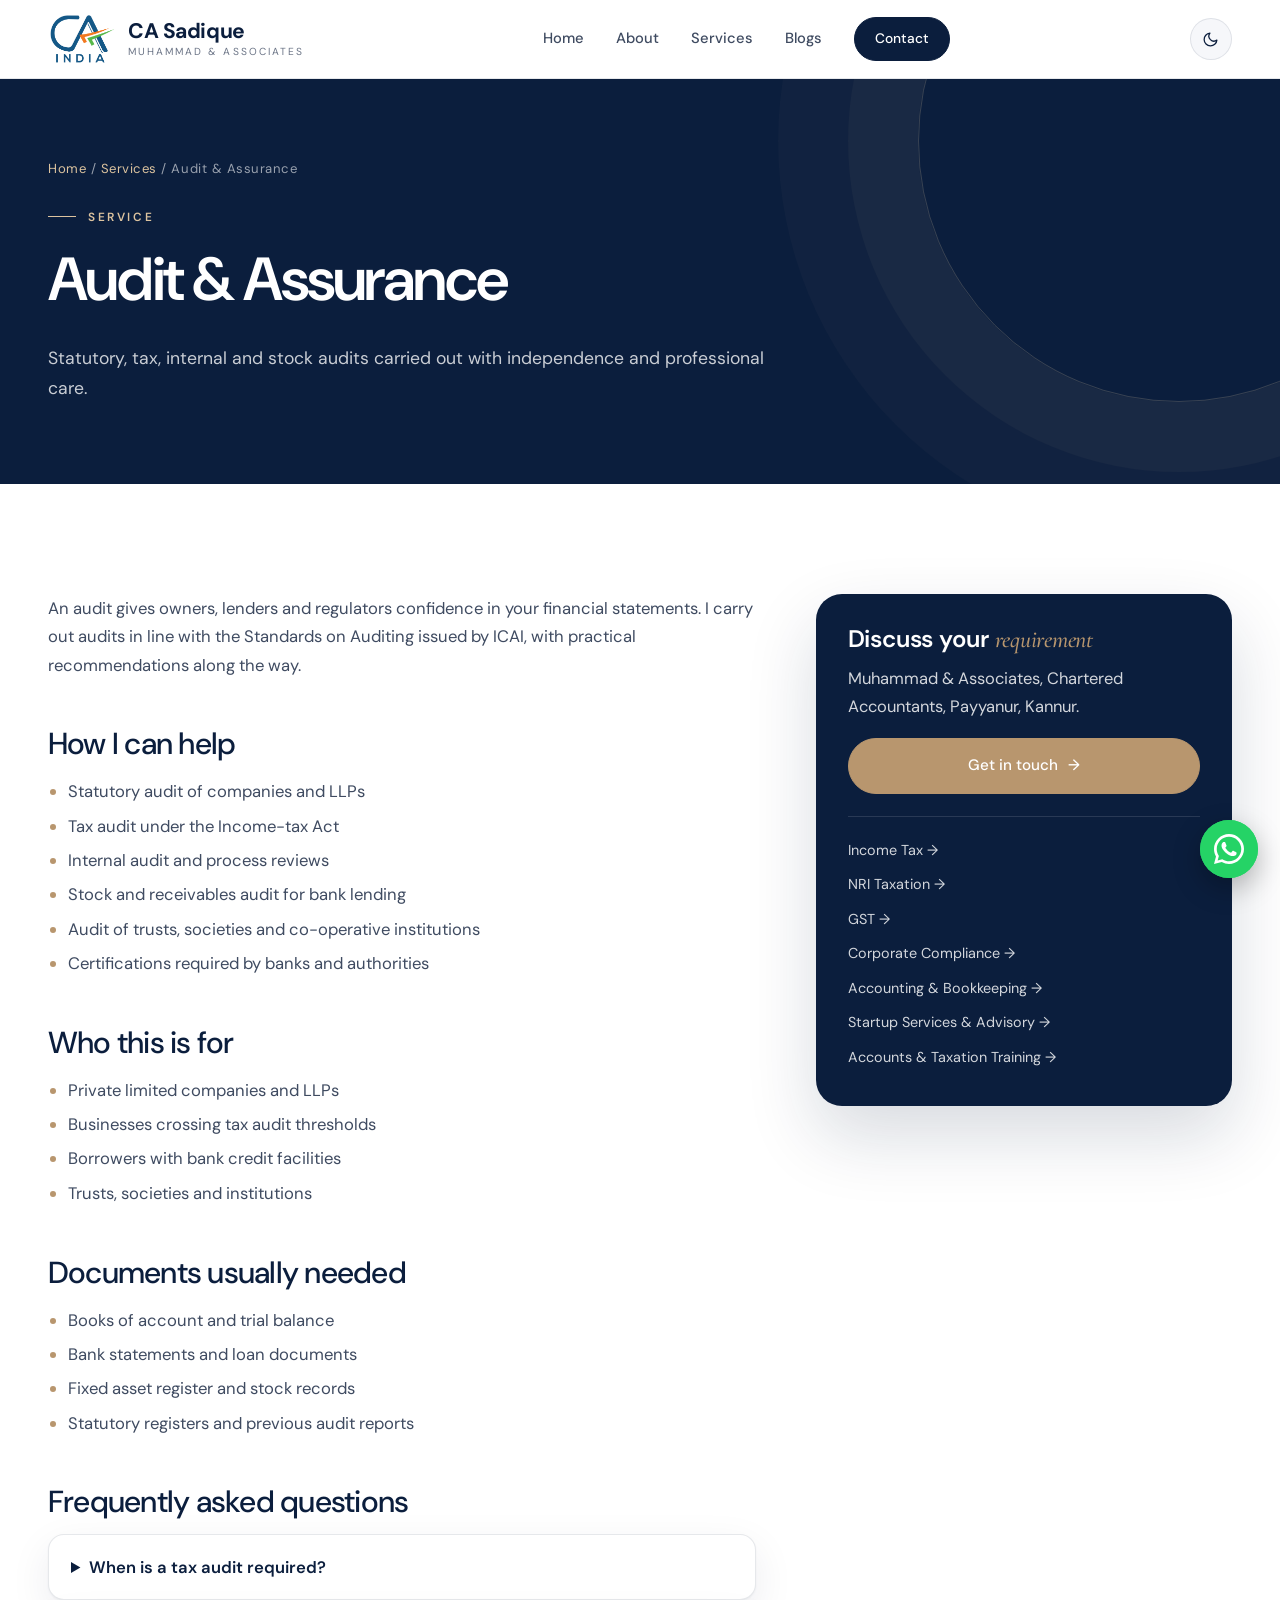
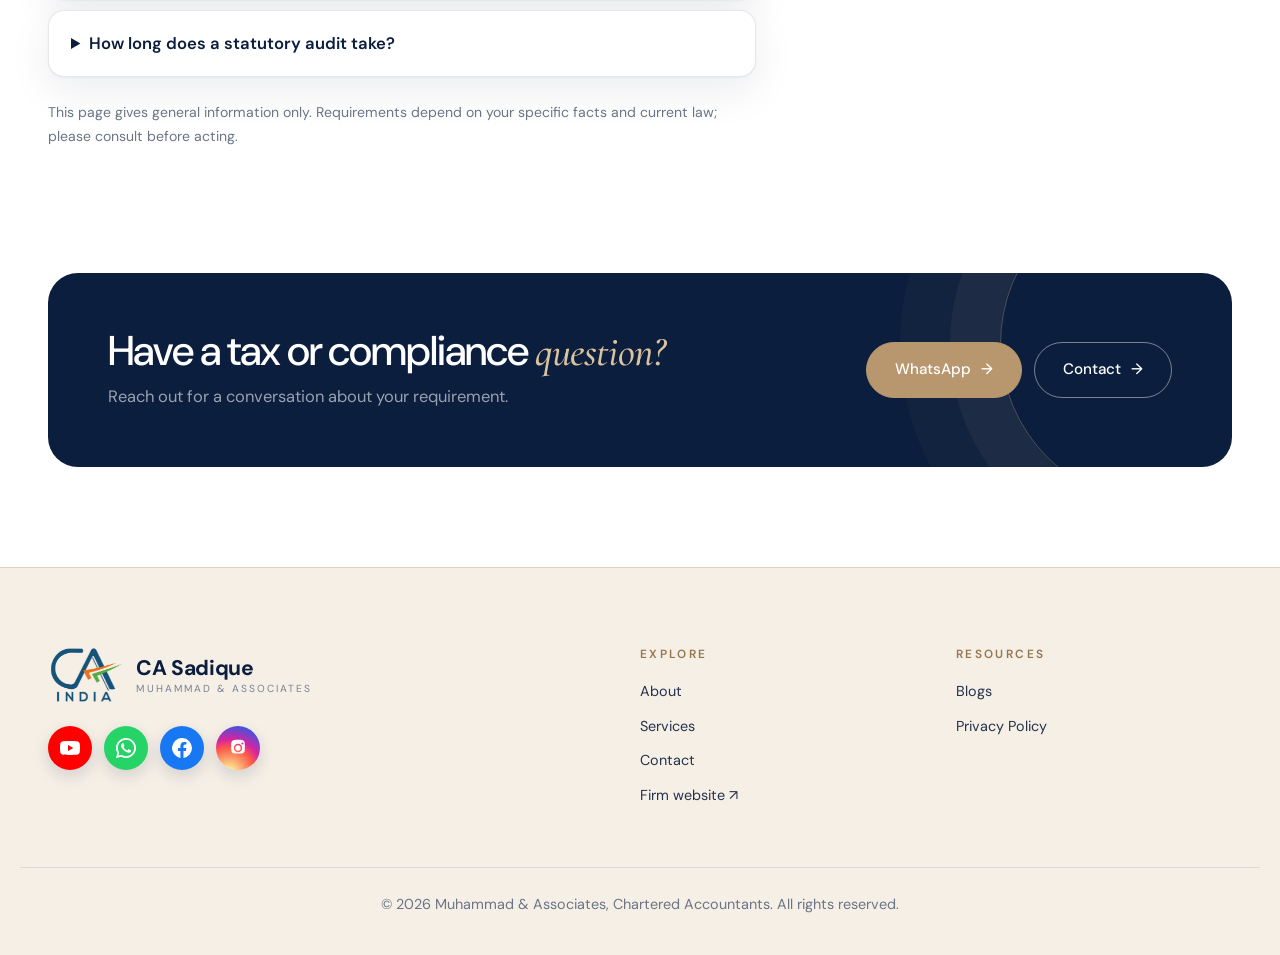
<file: services/audit-assurance.html>
<!doctype html>
<html lang="en">
<head>
  <meta charset="utf-8">
  <meta name="viewport" content="width=device-width, initial-scale=1">
  <title>Audit &amp; Assurance | CA Sadique, Chartered Accountant, Payyanur</title>
  <meta name="description" content="Statutory, tax, internal and stock audits carried out with independence and professional care. Muhammad &amp; Associates, Chartered Accountants, Payyanur, Kannur.">
  <link rel="canonical" href="https://casadique.com/services/audit-assurance.html">
  <link rel="icon" href="../favicon.svg" type="image/svg+xml">
  <meta name="theme-color" content="#000000">
  <meta property="og:type" content="website">
  <meta property="og:site_name" content="CA Sadique">
  <meta property="og:title" content="Audit &amp; Assurance | CA Sadique, Chartered Accountant, Payyanur">
  <meta property="og:description" content="Statutory, tax, internal and stock audits carried out with independence and professional care. Muhammad &amp; Associates, Chartered Accountants, Payyanur, Kannur.">
  <meta property="og:url" content="https://casadique.com/services/audit-assurance.html">
  <meta property="og:image" content="https://casadique.com/images/profile.jpg">
  <meta name="twitter:card" content="summary_large_image">
  <link rel="preconnect" href="https://fonts.googleapis.com">
  <link rel="preconnect" href="https://fonts.gstatic.com" crossorigin>
  <link href="https://fonts.googleapis.com/css2?family=Cormorant+Garamond:ital,wght@0,500;0,600;1,500;1,600&family=DM+Sans:opsz,wght@9..40,400;9..40,500;9..40,600;9..40,700&display=swap" rel="stylesheet">
  <link rel="stylesheet" href="../css/style.css">
</head>
<body>
<header class="site-header">
  <div class="container nav">
    <a href="../index.html" class="brand">
      <span class="brand-mark" aria-hidden="true">S</span>
      <span class="brand-text"><strong>CA Sadique</strong><small data-bind="firm"></small></span>
    </a>
    <button class="nav-toggle" aria-label="Open menu" aria-expanded="false"><span></span><span></span><span></span></button>
    <nav class="nav-links">
      <a href="../index.html">Home</a>
      <a href="../index.html#about">About</a>
      <a href="../index.html#services">Services</a>
      <a href="../index.html#videos">Videos</a>
      <a href="../index.html#blogs">Blogs</a>
      <a href="../index.html#notes">Notes</a>
      <a href="../index.html#contact" class="btn btn-small">Contact</a>
    </nav>
  </div>
</header>
<main>

  <section class="page-hero">
    <div class="container">
      <p class="crumbs"><a href="../index.html">Home</a> / <a href="../index.html#services">Services</a> / Audit &amp; Assurance</p>
      <p class="eyebrow">Service</p>
      <h1>Audit &amp; Assurance</h1>
      <p class="lead">Statutory, tax, internal and stock audits carried out with independence and professional care.</p>
    </div>
  </section>
  <section class="section">
    <div class="container page-body">
      <div class="prose">
        <p>An audit gives owners, lenders and regulators confidence in your financial statements. I carry out audits in line with the Standards on Auditing issued by ICAI, with practical recommendations along the way.</p>
        <h2>How I can help</h2>
        <ul><li>Statutory audit of companies and LLPs</li><li>Tax audit under the Income-tax Act</li><li>Internal audit and process reviews</li><li>Stock and receivables audit for bank lending</li><li>Audit of trusts, societies and co-operative institutions</li><li>Certifications required by banks and authorities</li></ul>
        <h2>Who this is for</h2>
        <ul><li>Private limited companies and LLPs</li><li>Businesses crossing tax audit thresholds</li><li>Borrowers with bank credit facilities</li><li>Trusts, societies and institutions</li></ul>
        <h2>Documents usually needed</h2>
        <ul><li>Books of account and trial balance</li><li>Bank statements and loan documents</li><li>Fixed asset register and stock records</li><li>Statutory registers and previous audit reports</li></ul>
        <h2>Frequently asked questions</h2>
        <div class="faq">
          <details><summary>When is a tax audit required?</summary><p>When turnover or gross receipts exceed the limits prescribed under the Income-tax Act, or in certain other situations. I can confirm whether it applies to you.</p></details>
          <details><summary>How long does a statutory audit take?</summary><p>It depends on the size of the business and how ready the books are. Well-maintained accounts make the process much faster.</p></details>
        </div>
        <p class="muted" style="margin-top:24px;font-size:.88rem">This page gives general information only. Requirements depend on your specific facts and current law; please consult before acting.</p>
      </div>
      <aside class="side-card">
        <h3>Discuss your <em>requirement</em></h3>
        <p>Muhammad &amp; Associates, Chartered Accountants, Payyanur, Kannur.</p>
        <a class="btn" href="../index.html#contact">Get in touch</a>
        <ul class="other-services"><li><a href="income-tax.html">Income Tax →</a></li><li><a href="nri-taxation.html">NRI Taxation →</a></li><li><a href="gst.html">GST →</a></li><li><a href="corporate-compliance.html">Corporate Compliance →</a></li><li><a href="accounting-bookkeeping.html">Accounting &amp; Bookkeeping →</a></li><li><a href="startup-advisory.html">Startup Services &amp; Advisory →</a></li><li><a href="accounts-taxation-training.html">Accounts &amp; Taxation Training →</a></li></ul>
      </aside>
    </div>
  </section>
</main>
<footer class="site-footer">
  <div class="container footer-grid">
    <div>
      <a href="../index.html" class="brand"><span class="brand-mark" aria-hidden="true">S</span><span class="brand-text"><strong>CA Sadique</strong><small data-bind="firm"></small></span></a>
      <div class="socials" id="socials"></div>
    </div>
    <div>
      <h4>Explore</h4>
      <a href="../index.html#about">About</a>
      <a href="../index.html#services">Services</a>
      <a href="../index.html#contact">Contact</a>
      <a href="https://muhammadandassociates.com" target="_blank" rel="noopener">Firm website ↗</a>
    </div>
    <div>
      <h4>Resources</h4>
      <a href="../index.html#videos">Videos</a>
      <a href="../index.html#blogs">Blogs</a>
      <a href="../index.html#notes">Notes</a>
      <a href="../privacy.html">Privacy Policy</a>
    </div>
  </div>
  <div class="container footer-bottom">
    <p>© <span id="year"></span> <span data-bind="firm"></span>, Chartered Accountants. All rights reserved.</p>
  </div>
</footer>
<script src="../js/content.js"></script>
<script src="../js/main.js"></script>
</body>
</html>
</file>
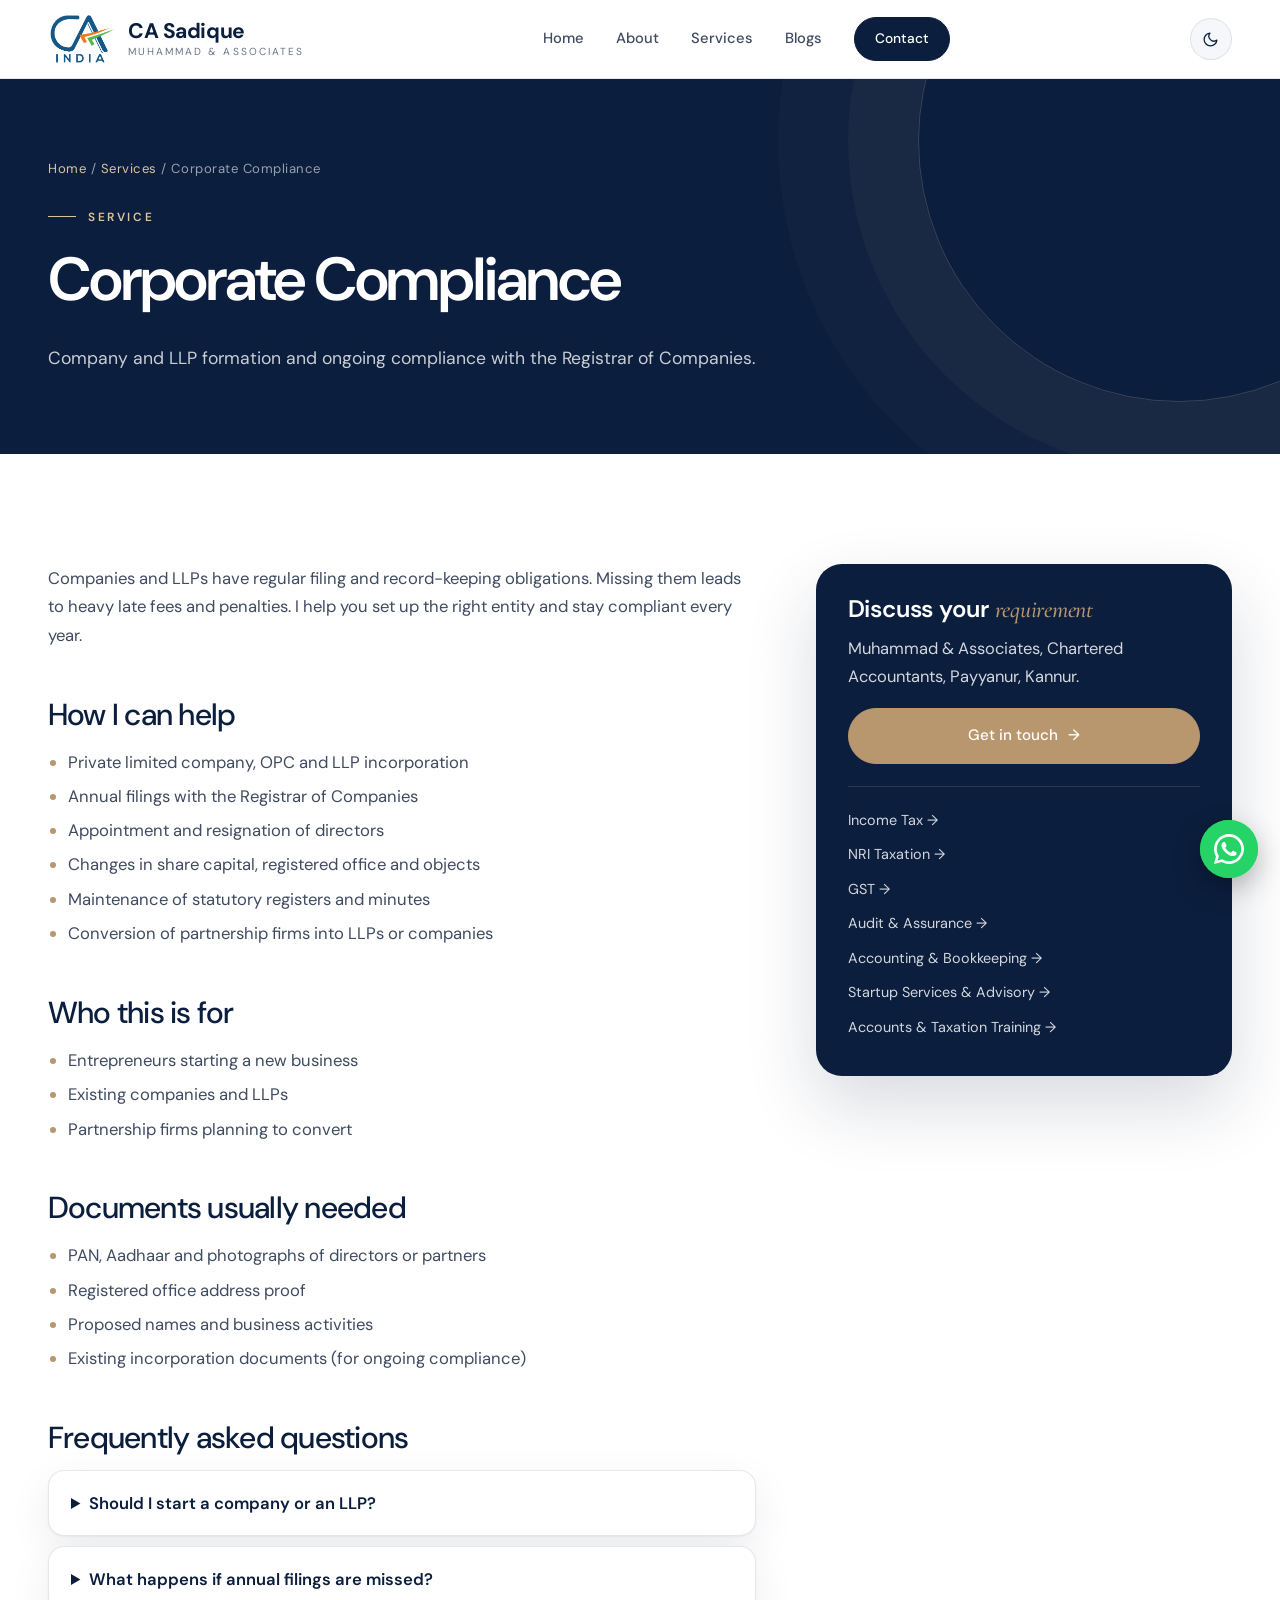
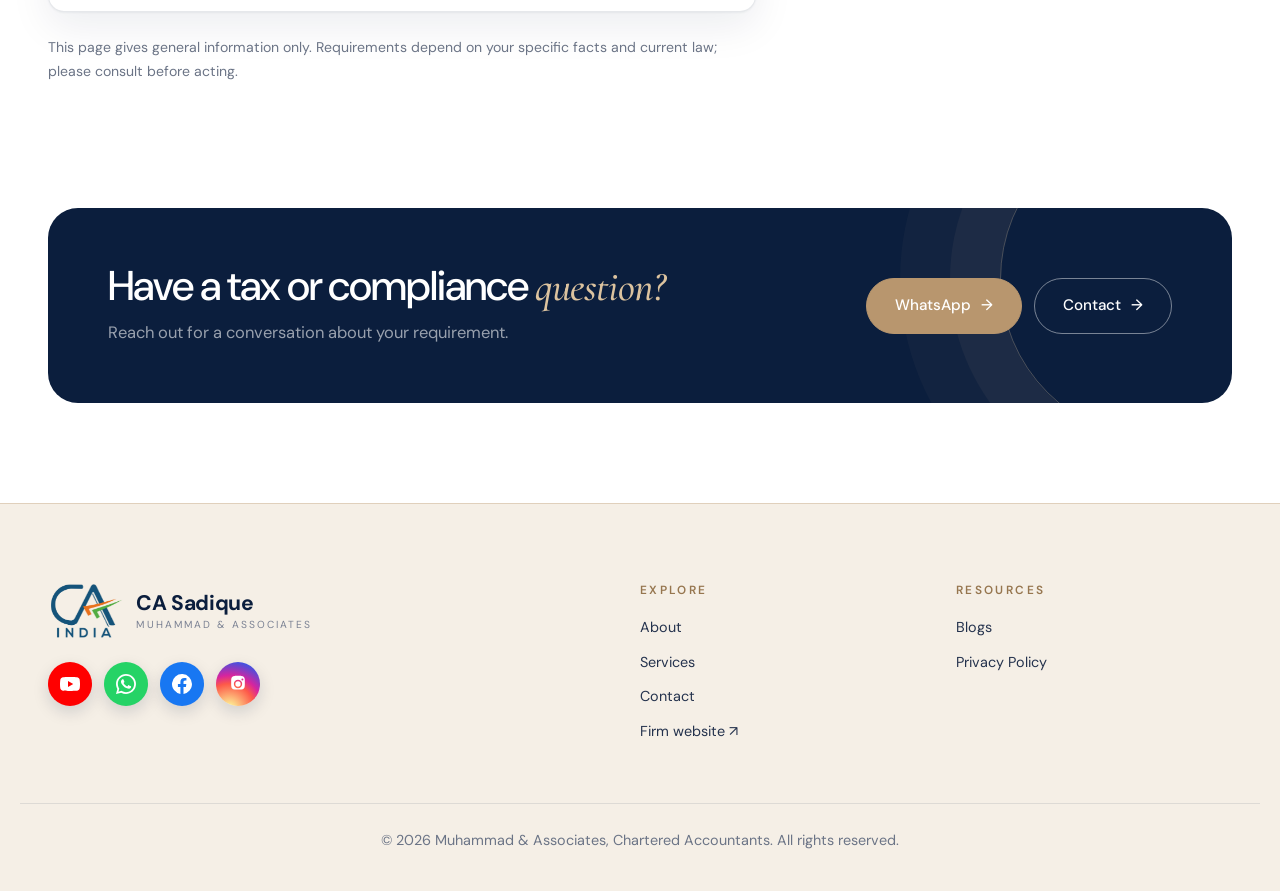
<file: services/corporate-compliance.html>
<!doctype html>
<html lang="en">
<head>
  <meta charset="utf-8">
  <meta name="viewport" content="width=device-width, initial-scale=1">
  <title>Corporate Compliance | CA Sadique, Chartered Accountant, Payyanur</title>
  <meta name="description" content="Company and LLP formation and ongoing compliance with the Registrar of Companies. Muhammad &amp; Associates, Chartered Accountants, Payyanur, Kannur.">
  <link rel="canonical" href="https://casadique.com/services/corporate-compliance.html">
  <link rel="icon" href="../favicon.svg" type="image/svg+xml">
  <meta name="theme-color" content="#000000">
  <meta property="og:type" content="website">
  <meta property="og:site_name" content="CA Sadique">
  <meta property="og:title" content="Corporate Compliance | CA Sadique, Chartered Accountant, Payyanur">
  <meta property="og:description" content="Company and LLP formation and ongoing compliance with the Registrar of Companies. Muhammad &amp; Associates, Chartered Accountants, Payyanur, Kannur.">
  <meta property="og:url" content="https://casadique.com/services/corporate-compliance.html">
  <meta property="og:image" content="https://casadique.com/images/profile.jpg">
  <meta name="twitter:card" content="summary_large_image">
  <link rel="preconnect" href="https://fonts.googleapis.com">
  <link rel="preconnect" href="https://fonts.gstatic.com" crossorigin>
  <link href="https://fonts.googleapis.com/css2?family=Cormorant+Garamond:ital,wght@0,500;0,600;1,500;1,600&family=DM+Sans:opsz,wght@9..40,400;9..40,500;9..40,600;9..40,700&display=swap" rel="stylesheet">
  <link rel="stylesheet" href="../css/style.css">
</head>
<body>
<header class="site-header">
  <div class="container nav">
    <a href="../index.html" class="brand">
      <span class="brand-mark" aria-hidden="true">S</span>
      <span class="brand-text"><strong>CA Sadique</strong><small data-bind="firm"></small></span>
    </a>
    <button class="nav-toggle" aria-label="Open menu" aria-expanded="false"><span></span><span></span><span></span></button>
    <nav class="nav-links">
      <a href="../index.html">Home</a>
      <a href="../index.html#about">About</a>
      <a href="../index.html#services">Services</a>
      <a href="../index.html#videos">Videos</a>
      <a href="../index.html#blogs">Blogs</a>
      <a href="../index.html#notes">Notes</a>
      <a href="../index.html#contact" class="btn btn-small">Contact</a>
    </nav>
  </div>
</header>
<main>

  <section class="page-hero">
    <div class="container">
      <p class="crumbs"><a href="../index.html">Home</a> / <a href="../index.html#services">Services</a> / Corporate Compliance</p>
      <p class="eyebrow">Service</p>
      <h1>Corporate Compliance</h1>
      <p class="lead">Company and LLP formation and ongoing compliance with the Registrar of Companies.</p>
    </div>
  </section>
  <section class="section">
    <div class="container page-body">
      <div class="prose">
        <p>Companies and LLPs have regular filing and record-keeping obligations. Missing them leads to heavy late fees and penalties. I help you set up the right entity and stay compliant every year.</p>
        <h2>How I can help</h2>
        <ul><li>Private limited company, OPC and LLP incorporation</li><li>Annual filings with the Registrar of Companies</li><li>Appointment and resignation of directors</li><li>Changes in share capital, registered office and objects</li><li>Maintenance of statutory registers and minutes</li><li>Conversion of partnership firms into LLPs or companies</li></ul>
        <h2>Who this is for</h2>
        <ul><li>Entrepreneurs starting a new business</li><li>Existing companies and LLPs</li><li>Partnership firms planning to convert</li></ul>
        <h2>Documents usually needed</h2>
        <ul><li>PAN, Aadhaar and photographs of directors or partners</li><li>Registered office address proof</li><li>Proposed names and business activities</li><li>Existing incorporation documents (for ongoing compliance)</li></ul>
        <h2>Frequently asked questions</h2>
        <div class="faq">
          <details><summary>Should I start a company or an LLP?</summary><p>It depends on funding plans, the number of owners and compliance appetite. I explain the trade-offs for your situation.</p></details>
          <details><summary>What happens if annual filings are missed?</summary><p>Late fees accumulate per day of delay and directors may face disqualification. It is best to regularise as early as possible.</p></details>
        </div>
        <p class="muted" style="margin-top:24px;font-size:.88rem">This page gives general information only. Requirements depend on your specific facts and current law; please consult before acting.</p>
      </div>
      <aside class="side-card">
        <h3>Discuss your <em>requirement</em></h3>
        <p>Muhammad &amp; Associates, Chartered Accountants, Payyanur, Kannur.</p>
        <a class="btn" href="../index.html#contact">Get in touch</a>
        <ul class="other-services"><li><a href="income-tax.html">Income Tax →</a></li><li><a href="nri-taxation.html">NRI Taxation →</a></li><li><a href="gst.html">GST →</a></li><li><a href="audit-assurance.html">Audit &amp; Assurance →</a></li><li><a href="accounting-bookkeeping.html">Accounting &amp; Bookkeeping →</a></li><li><a href="startup-advisory.html">Startup Services &amp; Advisory →</a></li><li><a href="accounts-taxation-training.html">Accounts &amp; Taxation Training →</a></li></ul>
      </aside>
    </div>
  </section>
</main>
<footer class="site-footer">
  <div class="container footer-grid">
    <div>
      <a href="../index.html" class="brand"><span class="brand-mark" aria-hidden="true">S</span><span class="brand-text"><strong>CA Sadique</strong><small data-bind="firm"></small></span></a>
      <div class="socials" id="socials"></div>
    </div>
    <div>
      <h4>Explore</h4>
      <a href="../index.html#about">About</a>
      <a href="../index.html#services">Services</a>
      <a href="../index.html#contact">Contact</a>
      <a href="https://muhammadandassociates.com" target="_blank" rel="noopener">Firm website ↗</a>
    </div>
    <div>
      <h4>Resources</h4>
      <a href="../index.html#videos">Videos</a>
      <a href="../index.html#blogs">Blogs</a>
      <a href="../index.html#notes">Notes</a>
      <a href="../privacy.html">Privacy Policy</a>
    </div>
  </div>
  <div class="container footer-bottom">
    <p>© <span id="year"></span> <span data-bind="firm"></span>, Chartered Accountants. All rights reserved.</p>
  </div>
</footer>
<script src="../js/content.js"></script>
<script src="../js/main.js"></script>
</body>
</html>
</file>
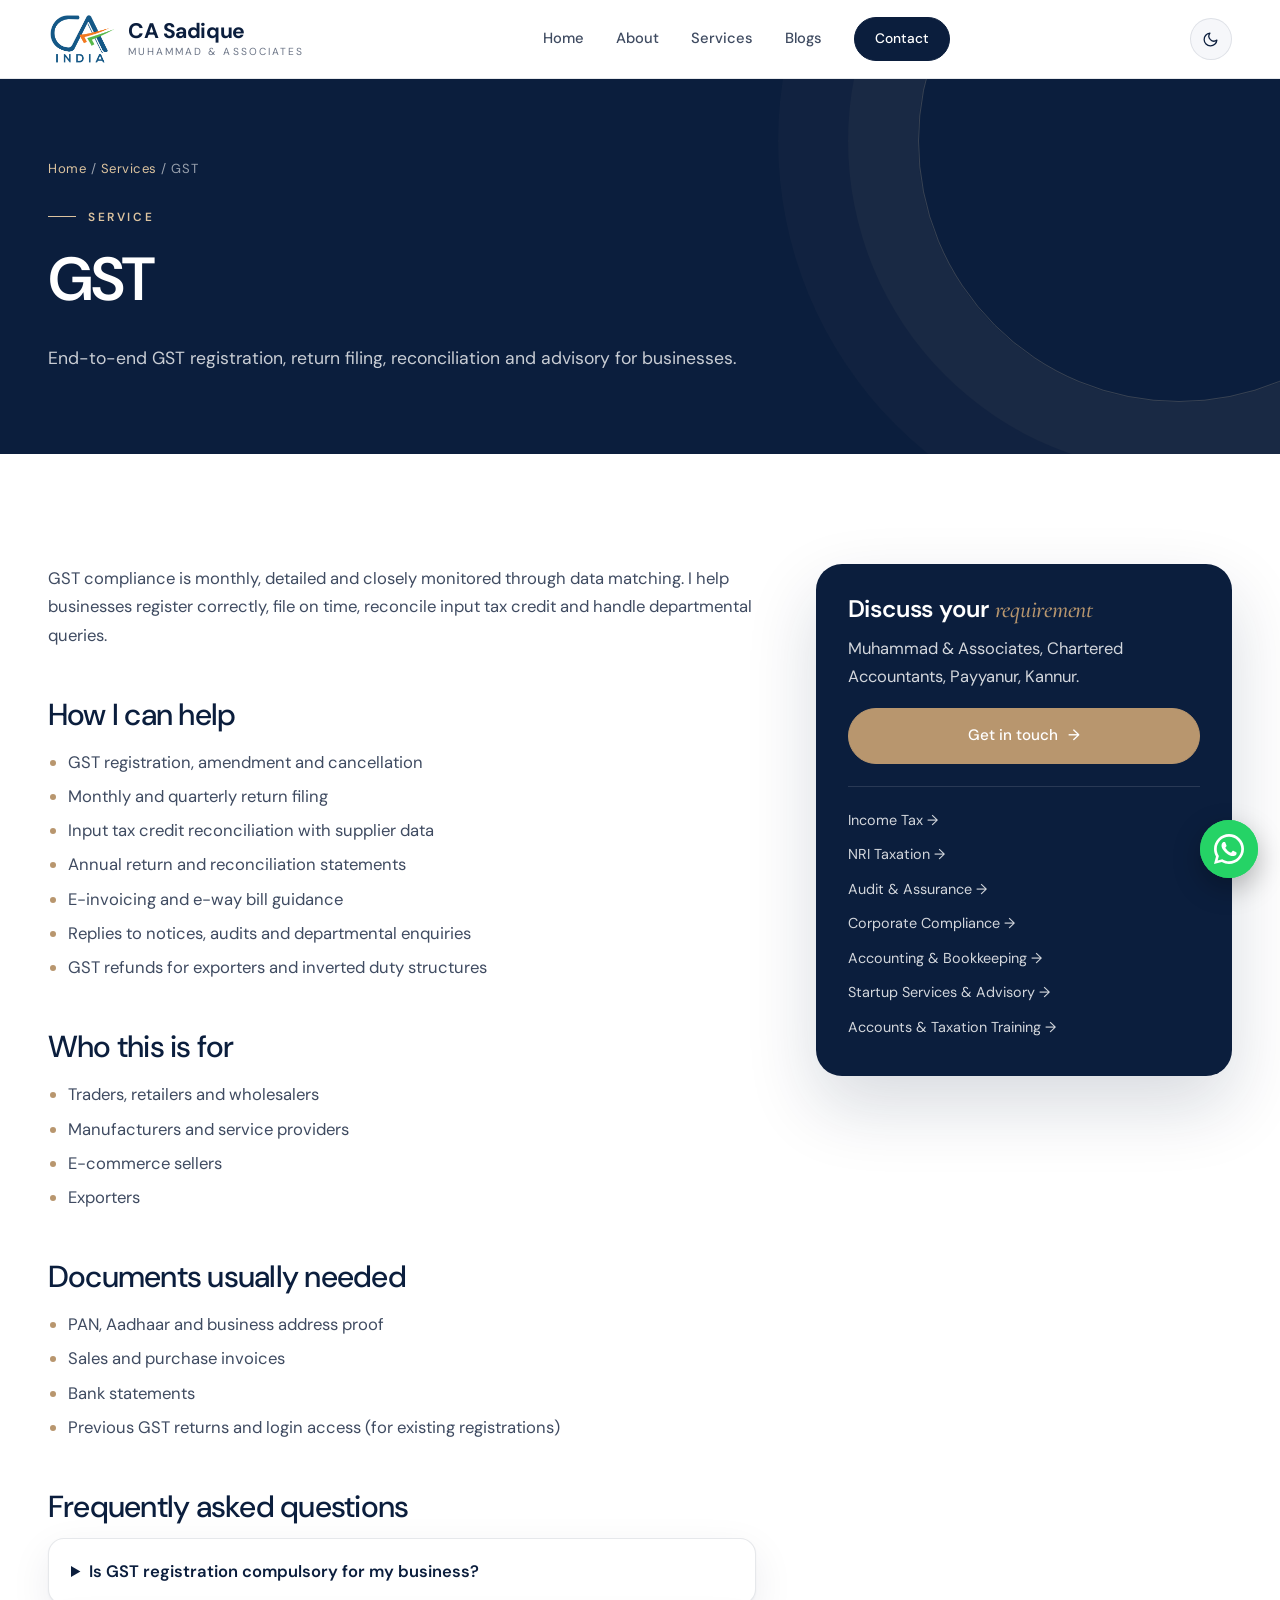
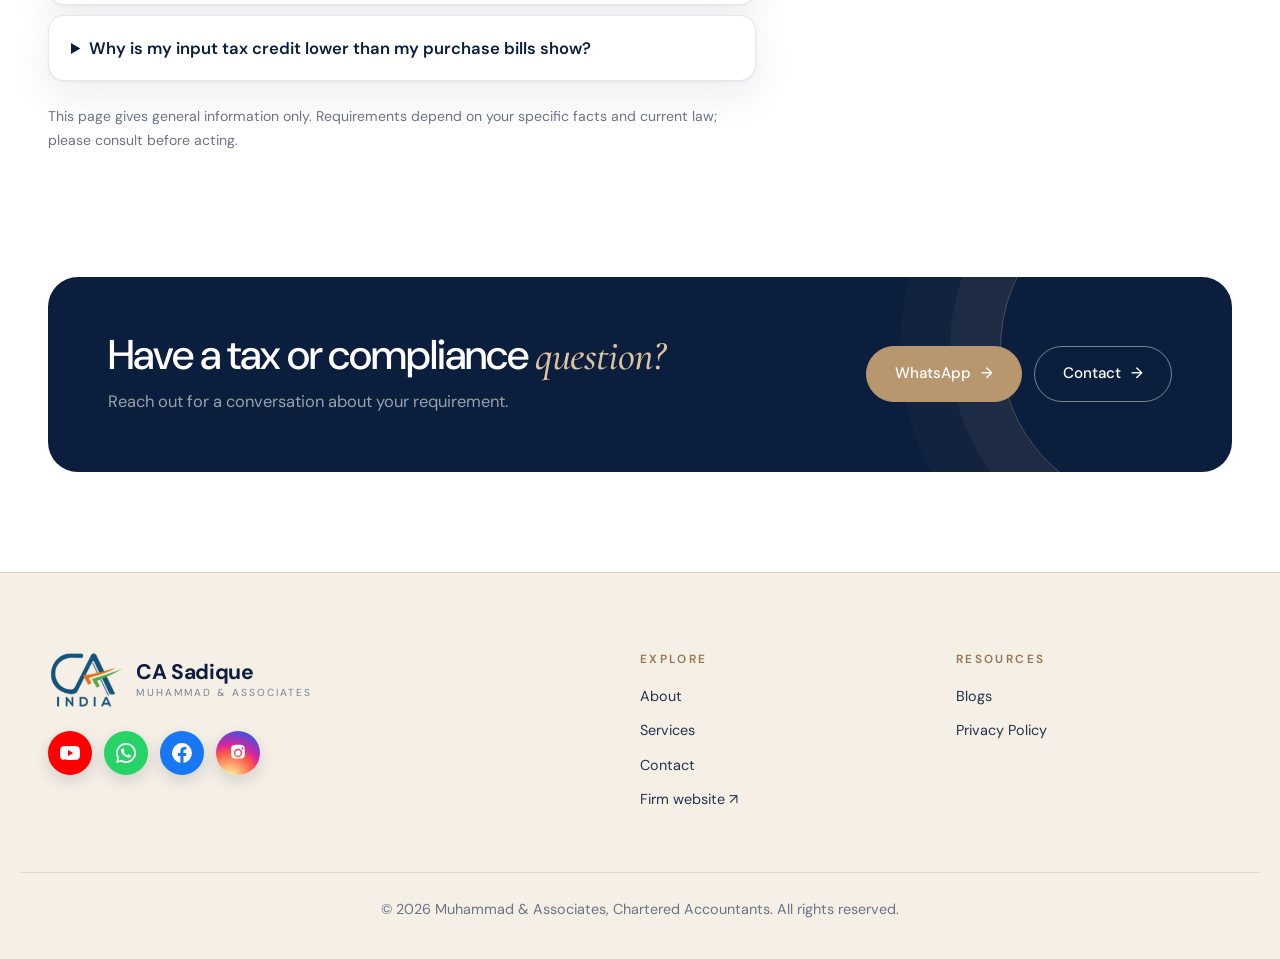
<file: services/gst.html>
<!doctype html>
<html lang="en">
<head>
  <meta charset="utf-8">
  <meta name="viewport" content="width=device-width, initial-scale=1">
  <title>GST | CA Sadique, Chartered Accountant, Payyanur</title>
  <meta name="description" content="End-to-end GST registration, return filing, reconciliation and advisory for businesses. Muhammad &amp; Associates, Chartered Accountants, Payyanur, Kannur.">
  <link rel="canonical" href="https://casadique.com/services/gst.html">
  <link rel="icon" href="../favicon.svg" type="image/svg+xml">
  <meta name="theme-color" content="#000000">
  <meta property="og:type" content="website">
  <meta property="og:site_name" content="CA Sadique">
  <meta property="og:title" content="GST | CA Sadique, Chartered Accountant, Payyanur">
  <meta property="og:description" content="End-to-end GST registration, return filing, reconciliation and advisory for businesses. Muhammad &amp; Associates, Chartered Accountants, Payyanur, Kannur.">
  <meta property="og:url" content="https://casadique.com/services/gst.html">
  <meta property="og:image" content="https://casadique.com/images/profile.jpg">
  <meta name="twitter:card" content="summary_large_image">
  <link rel="preconnect" href="https://fonts.googleapis.com">
  <link rel="preconnect" href="https://fonts.gstatic.com" crossorigin>
  <link href="https://fonts.googleapis.com/css2?family=Cormorant+Garamond:ital,wght@0,500;0,600;1,500;1,600&family=DM+Sans:opsz,wght@9..40,400;9..40,500;9..40,600;9..40,700&display=swap" rel="stylesheet">
  <link rel="stylesheet" href="../css/style.css">
</head>
<body>
<header class="site-header">
  <div class="container nav">
    <a href="../index.html" class="brand">
      <span class="brand-mark" aria-hidden="true">S</span>
      <span class="brand-text"><strong>CA Sadique</strong><small data-bind="firm"></small></span>
    </a>
    <button class="nav-toggle" aria-label="Open menu" aria-expanded="false"><span></span><span></span><span></span></button>
    <nav class="nav-links">
      <a href="../index.html">Home</a>
      <a href="../index.html#about">About</a>
      <a href="../index.html#services">Services</a>
      <a href="../index.html#videos">Videos</a>
      <a href="../index.html#blogs">Blogs</a>
      <a href="../index.html#notes">Notes</a>
      <a href="../index.html#contact" class="btn btn-small">Contact</a>
    </nav>
  </div>
</header>
<main>

  <section class="page-hero">
    <div class="container">
      <p class="crumbs"><a href="../index.html">Home</a> / <a href="../index.html#services">Services</a> / GST</p>
      <p class="eyebrow">Service</p>
      <h1>GST</h1>
      <p class="lead">End-to-end GST registration, return filing, reconciliation and advisory for businesses.</p>
    </div>
  </section>
  <section class="section">
    <div class="container page-body">
      <div class="prose">
        <p>GST compliance is monthly, detailed and closely monitored through data matching. I help businesses register correctly, file on time, reconcile input tax credit and handle departmental queries.</p>
        <h2>How I can help</h2>
        <ul><li>GST registration, amendment and cancellation</li><li>Monthly and quarterly return filing</li><li>Input tax credit reconciliation with supplier data</li><li>Annual return and reconciliation statements</li><li>E-invoicing and e-way bill guidance</li><li>Replies to notices, audits and departmental enquiries</li><li>GST refunds for exporters and inverted duty structures</li></ul>
        <h2>Who this is for</h2>
        <ul><li>Traders, retailers and wholesalers</li><li>Manufacturers and service providers</li><li>E-commerce sellers</li><li>Exporters</li></ul>
        <h2>Documents usually needed</h2>
        <ul><li>PAN, Aadhaar and business address proof</li><li>Sales and purchase invoices</li><li>Bank statements</li><li>Previous GST returns and login access (for existing registrations)</li></ul>
        <h2>Frequently asked questions</h2>
        <div class="faq">
          <details><summary>Is GST registration compulsory for my business?</summary><p>It depends on your turnover, the type of supply and whether you sell inter-state or online. I can check your situation and advise.</p></details>
          <details><summary>Why is my input tax credit lower than my purchase bills show?</summary><p>Credit is generally allowed only when your supplier has reported the invoice. Monthly reconciliation catches these gaps early.</p></details>
        </div>
        <p class="muted" style="margin-top:24px;font-size:.88rem">This page gives general information only. Requirements depend on your specific facts and current law; please consult before acting.</p>
      </div>
      <aside class="side-card">
        <h3>Discuss your <em>requirement</em></h3>
        <p>Muhammad &amp; Associates, Chartered Accountants, Payyanur, Kannur.</p>
        <a class="btn" href="../index.html#contact">Get in touch</a>
        <ul class="other-services"><li><a href="income-tax.html">Income Tax →</a></li><li><a href="nri-taxation.html">NRI Taxation →</a></li><li><a href="audit-assurance.html">Audit &amp; Assurance →</a></li><li><a href="corporate-compliance.html">Corporate Compliance →</a></li><li><a href="accounting-bookkeeping.html">Accounting &amp; Bookkeeping →</a></li><li><a href="startup-advisory.html">Startup Services &amp; Advisory →</a></li><li><a href="accounts-taxation-training.html">Accounts &amp; Taxation Training →</a></li></ul>
      </aside>
    </div>
  </section>
</main>
<footer class="site-footer">
  <div class="container footer-grid">
    <div>
      <a href="../index.html" class="brand"><span class="brand-mark" aria-hidden="true">S</span><span class="brand-text"><strong>CA Sadique</strong><small data-bind="firm"></small></span></a>
      <div class="socials" id="socials"></div>
    </div>
    <div>
      <h4>Explore</h4>
      <a href="../index.html#about">About</a>
      <a href="../index.html#services">Services</a>
      <a href="../index.html#contact">Contact</a>
      <a href="https://muhammadandassociates.com" target="_blank" rel="noopener">Firm website ↗</a>
    </div>
    <div>
      <h4>Resources</h4>
      <a href="../index.html#videos">Videos</a>
      <a href="../index.html#blogs">Blogs</a>
      <a href="../index.html#notes">Notes</a>
      <a href="../privacy.html">Privacy Policy</a>
    </div>
  </div>
  <div class="container footer-bottom">
    <p>© <span id="year"></span> <span data-bind="firm"></span>, Chartered Accountants. All rights reserved.</p>
  </div>
</footer>
<script src="../js/content.js"></script>
<script src="../js/main.js"></script>
</body>
</html>
</file>
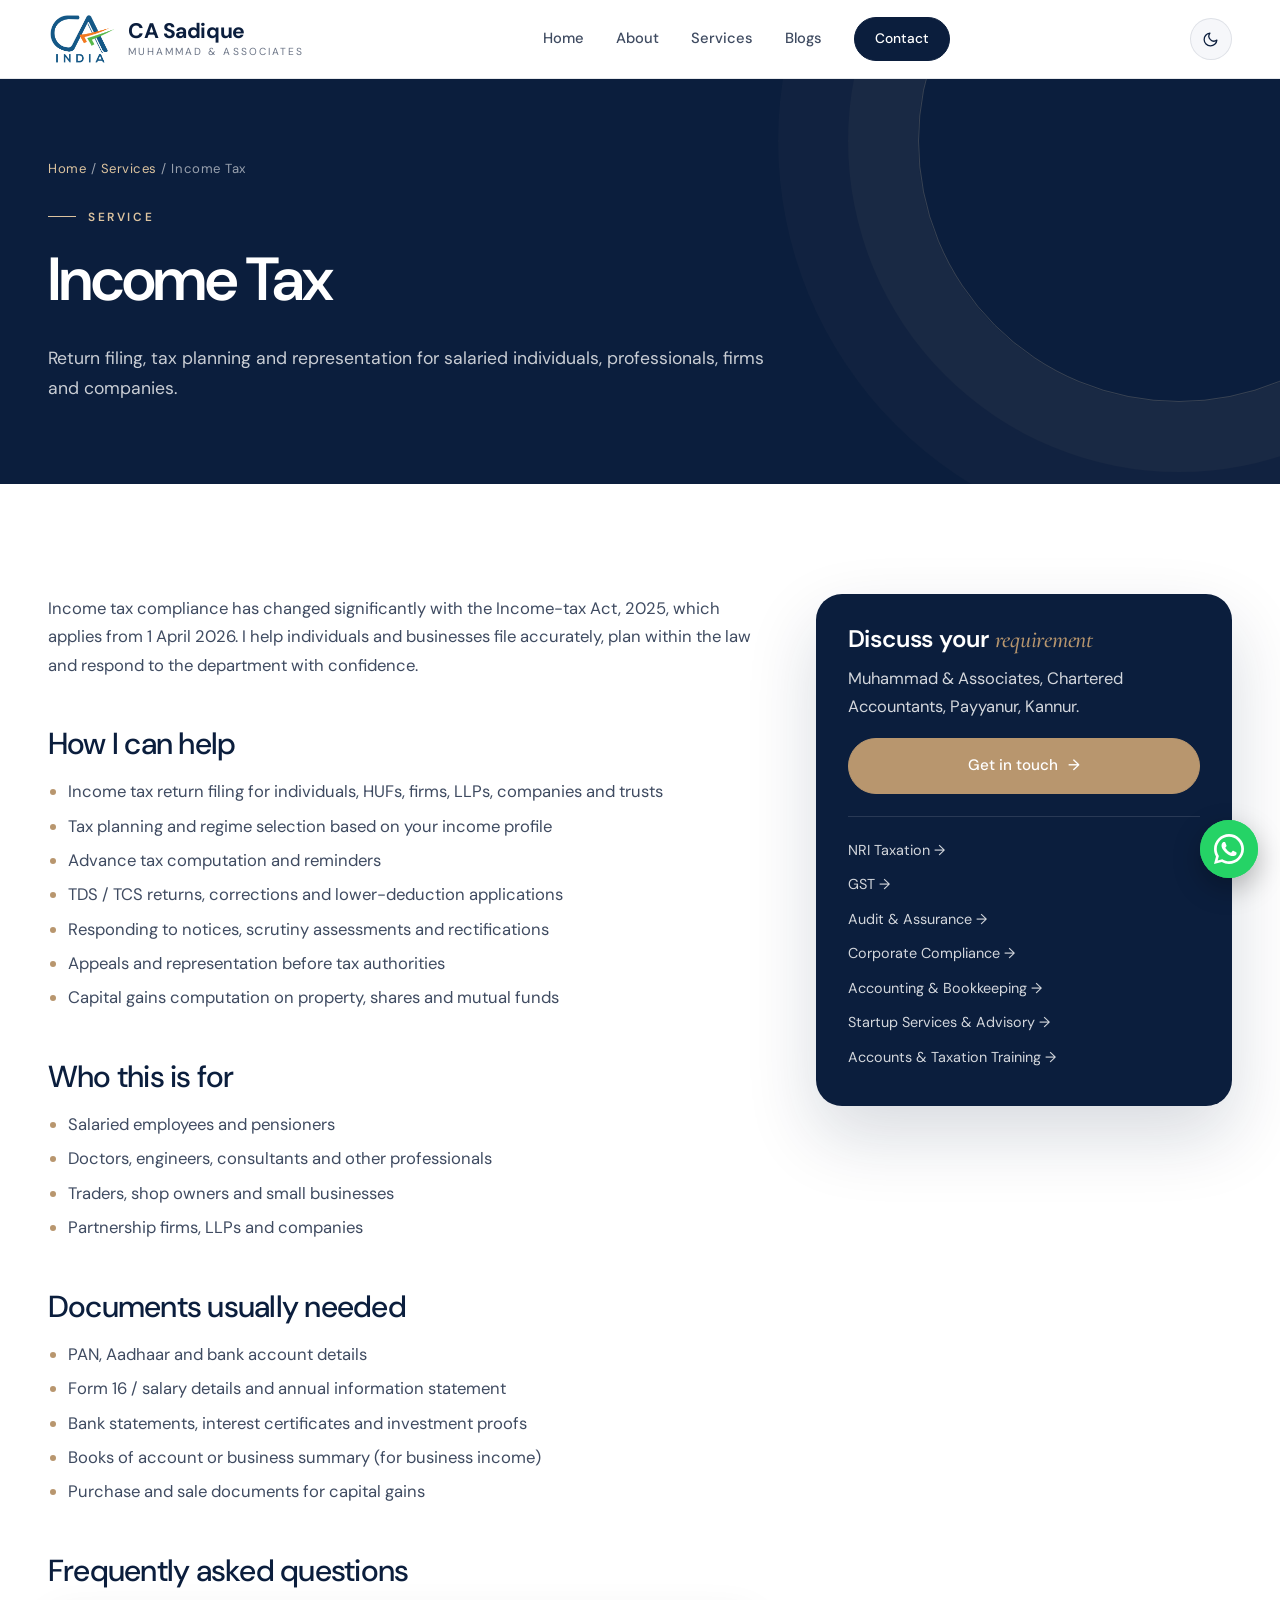
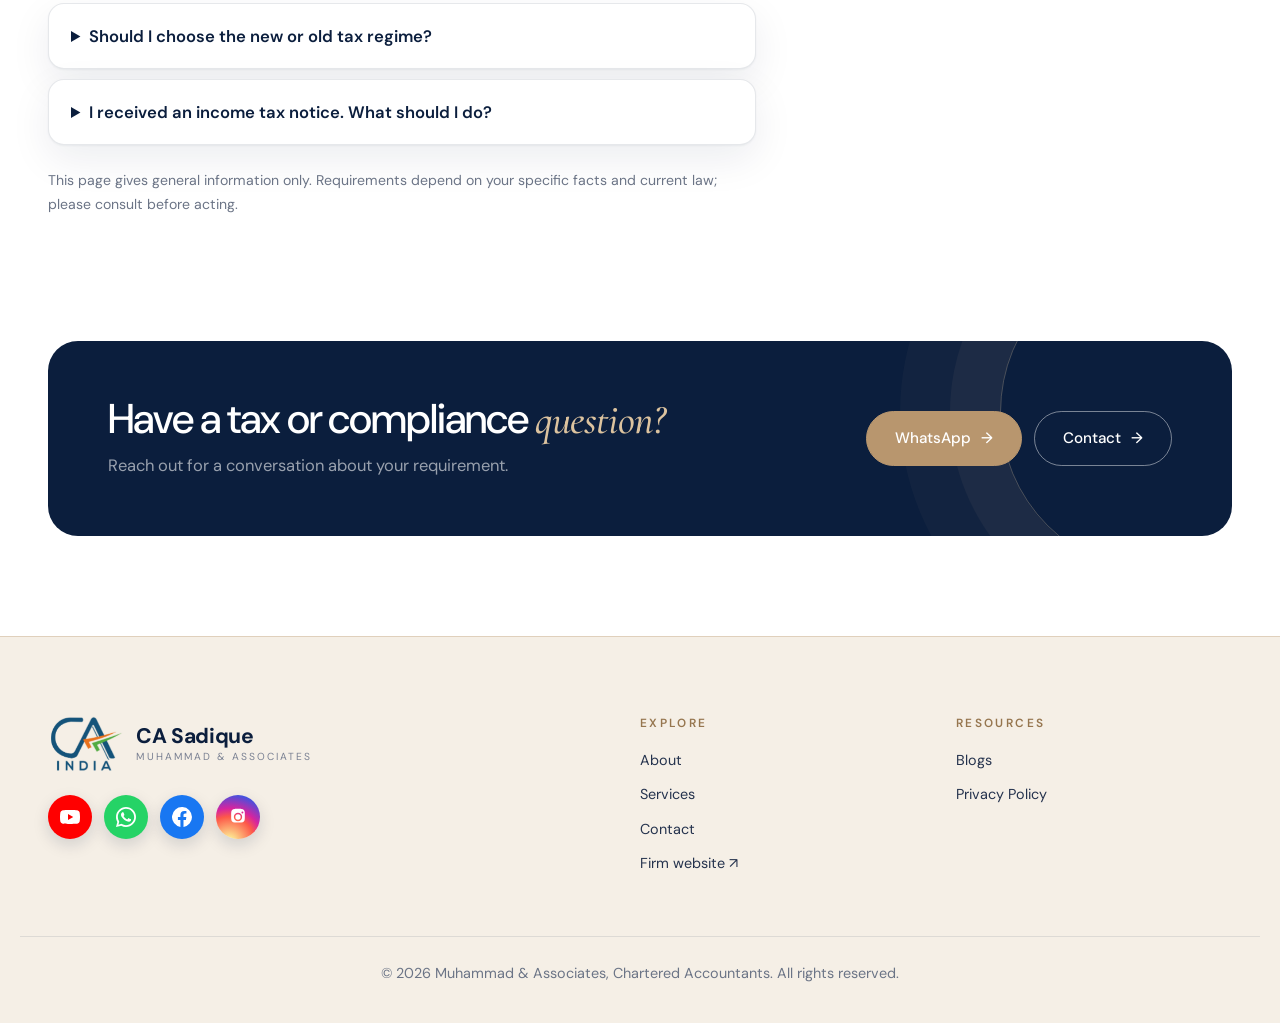
<file: services/income-tax.html>
<!doctype html>
<html lang="en">
<head>
  <meta charset="utf-8">
  <meta name="viewport" content="width=device-width, initial-scale=1">
  <title>Income Tax | CA Sadique, Chartered Accountant, Payyanur</title>
  <meta name="description" content="Return filing, tax planning and representation for salaried individuals, professionals, firms and companies. Muhammad &amp; Associates, Chartered Accountants, Payyanur, Kannur.">
  <link rel="canonical" href="https://casadique.com/services/income-tax.html">
  <link rel="icon" href="../favicon.svg" type="image/svg+xml">
  <meta name="theme-color" content="#000000">
  <meta property="og:type" content="website">
  <meta property="og:site_name" content="CA Sadique">
  <meta property="og:title" content="Income Tax | CA Sadique, Chartered Accountant, Payyanur">
  <meta property="og:description" content="Return filing, tax planning and representation for salaried individuals, professionals, firms and companies. Muhammad &amp; Associates, Chartered Accountants, Payyanur, Kannur.">
  <meta property="og:url" content="https://casadique.com/services/income-tax.html">
  <meta property="og:image" content="https://casadique.com/images/profile.jpg">
  <meta name="twitter:card" content="summary_large_image">
  <link rel="preconnect" href="https://fonts.googleapis.com">
  <link rel="preconnect" href="https://fonts.gstatic.com" crossorigin>
  <link href="https://fonts.googleapis.com/css2?family=Cormorant+Garamond:ital,wght@0,500;0,600;1,500;1,600&family=DM+Sans:opsz,wght@9..40,400;9..40,500;9..40,600;9..40,700&display=swap" rel="stylesheet">
  <link rel="stylesheet" href="../css/style.css">
</head>
<body>
<header class="site-header">
  <div class="container nav">
    <a href="../index.html" class="brand">
      <span class="brand-mark" aria-hidden="true">S</span>
      <span class="brand-text"><strong>CA Sadique</strong><small data-bind="firm"></small></span>
    </a>
    <button class="nav-toggle" aria-label="Open menu" aria-expanded="false"><span></span><span></span><span></span></button>
    <nav class="nav-links">
      <a href="../index.html">Home</a>
      <a href="../index.html#about">About</a>
      <a href="../index.html#services">Services</a>
      <a href="../index.html#videos">Videos</a>
      <a href="../index.html#blogs">Blogs</a>
      <a href="../index.html#notes">Notes</a>
      <a href="../index.html#contact" class="btn btn-small">Contact</a>
    </nav>
  </div>
</header>
<main>

  <section class="page-hero">
    <div class="container">
      <p class="crumbs"><a href="../index.html">Home</a> / <a href="../index.html#services">Services</a> / Income Tax</p>
      <p class="eyebrow">Service</p>
      <h1>Income Tax</h1>
      <p class="lead">Return filing, tax planning and representation for salaried individuals, professionals, firms and companies.</p>
    </div>
  </section>
  <section class="section">
    <div class="container page-body">
      <div class="prose">
        <p>Income tax compliance has changed significantly with the Income-tax Act, 2025, which applies from 1 April 2026. I help individuals and businesses file accurately, plan within the law and respond to the department with confidence.</p>
        <h2>How I can help</h2>
        <ul><li>Income tax return filing for individuals, HUFs, firms, LLPs, companies and trusts</li><li>Tax planning and regime selection based on your income profile</li><li>Advance tax computation and reminders</li><li>TDS / TCS returns, corrections and lower-deduction applications</li><li>Responding to notices, scrutiny assessments and rectifications</li><li>Appeals and representation before tax authorities</li><li>Capital gains computation on property, shares and mutual funds</li></ul>
        <h2>Who this is for</h2>
        <ul><li>Salaried employees and pensioners</li><li>Doctors, engineers, consultants and other professionals</li><li>Traders, shop owners and small businesses</li><li>Partnership firms, LLPs and companies</li></ul>
        <h2>Documents usually needed</h2>
        <ul><li>PAN, Aadhaar and bank account details</li><li>Form 16 / salary details and annual information statement</li><li>Bank statements, interest certificates and investment proofs</li><li>Books of account or business summary (for business income)</li><li>Purchase and sale documents for capital gains</li></ul>
        <h2>Frequently asked questions</h2>
        <div class="faq">
          <details><summary>Should I choose the new or old tax regime?</summary><p>It depends on your income, deductions and exemptions. I compare both for your actual figures before filing.</p></details>
          <details><summary>I received an income tax notice. What should I do?</summary><p>Do not ignore it. Share the notice and your return details; most notices can be answered online once the reason is understood.</p></details>
        </div>
        <p class="muted" style="margin-top:24px;font-size:.88rem">This page gives general information only. Requirements depend on your specific facts and current law; please consult before acting.</p>
      </div>
      <aside class="side-card">
        <h3>Discuss your <em>requirement</em></h3>
        <p>Muhammad &amp; Associates, Chartered Accountants, Payyanur, Kannur.</p>
        <a class="btn" href="../index.html#contact">Get in touch</a>
        <ul class="other-services"><li><a href="nri-taxation.html">NRI Taxation →</a></li><li><a href="gst.html">GST →</a></li><li><a href="audit-assurance.html">Audit &amp; Assurance →</a></li><li><a href="corporate-compliance.html">Corporate Compliance →</a></li><li><a href="accounting-bookkeeping.html">Accounting &amp; Bookkeeping →</a></li><li><a href="startup-advisory.html">Startup Services &amp; Advisory →</a></li><li><a href="accounts-taxation-training.html">Accounts &amp; Taxation Training →</a></li></ul>
      </aside>
    </div>
  </section>
</main>
<footer class="site-footer">
  <div class="container footer-grid">
    <div>
      <a href="../index.html" class="brand"><span class="brand-mark" aria-hidden="true">S</span><span class="brand-text"><strong>CA Sadique</strong><small data-bind="firm"></small></span></a>
      <div class="socials" id="socials"></div>
    </div>
    <div>
      <h4>Explore</h4>
      <a href="../index.html#about">About</a>
      <a href="../index.html#services">Services</a>
      <a href="../index.html#contact">Contact</a>
      <a href="https://muhammadandassociates.com" target="_blank" rel="noopener">Firm website ↗</a>
    </div>
    <div>
      <h4>Resources</h4>
      <a href="../index.html#videos">Videos</a>
      <a href="../index.html#blogs">Blogs</a>
      <a href="../index.html#notes">Notes</a>
      <a href="../privacy.html">Privacy Policy</a>
    </div>
  </div>
  <div class="container footer-bottom">
    <p>© <span id="year"></span> <span data-bind="firm"></span>, Chartered Accountants. All rights reserved.</p>
  </div>
</footer>
<script src="../js/content.js"></script>
<script src="../js/main.js"></script>
</body>
</html>
</file>
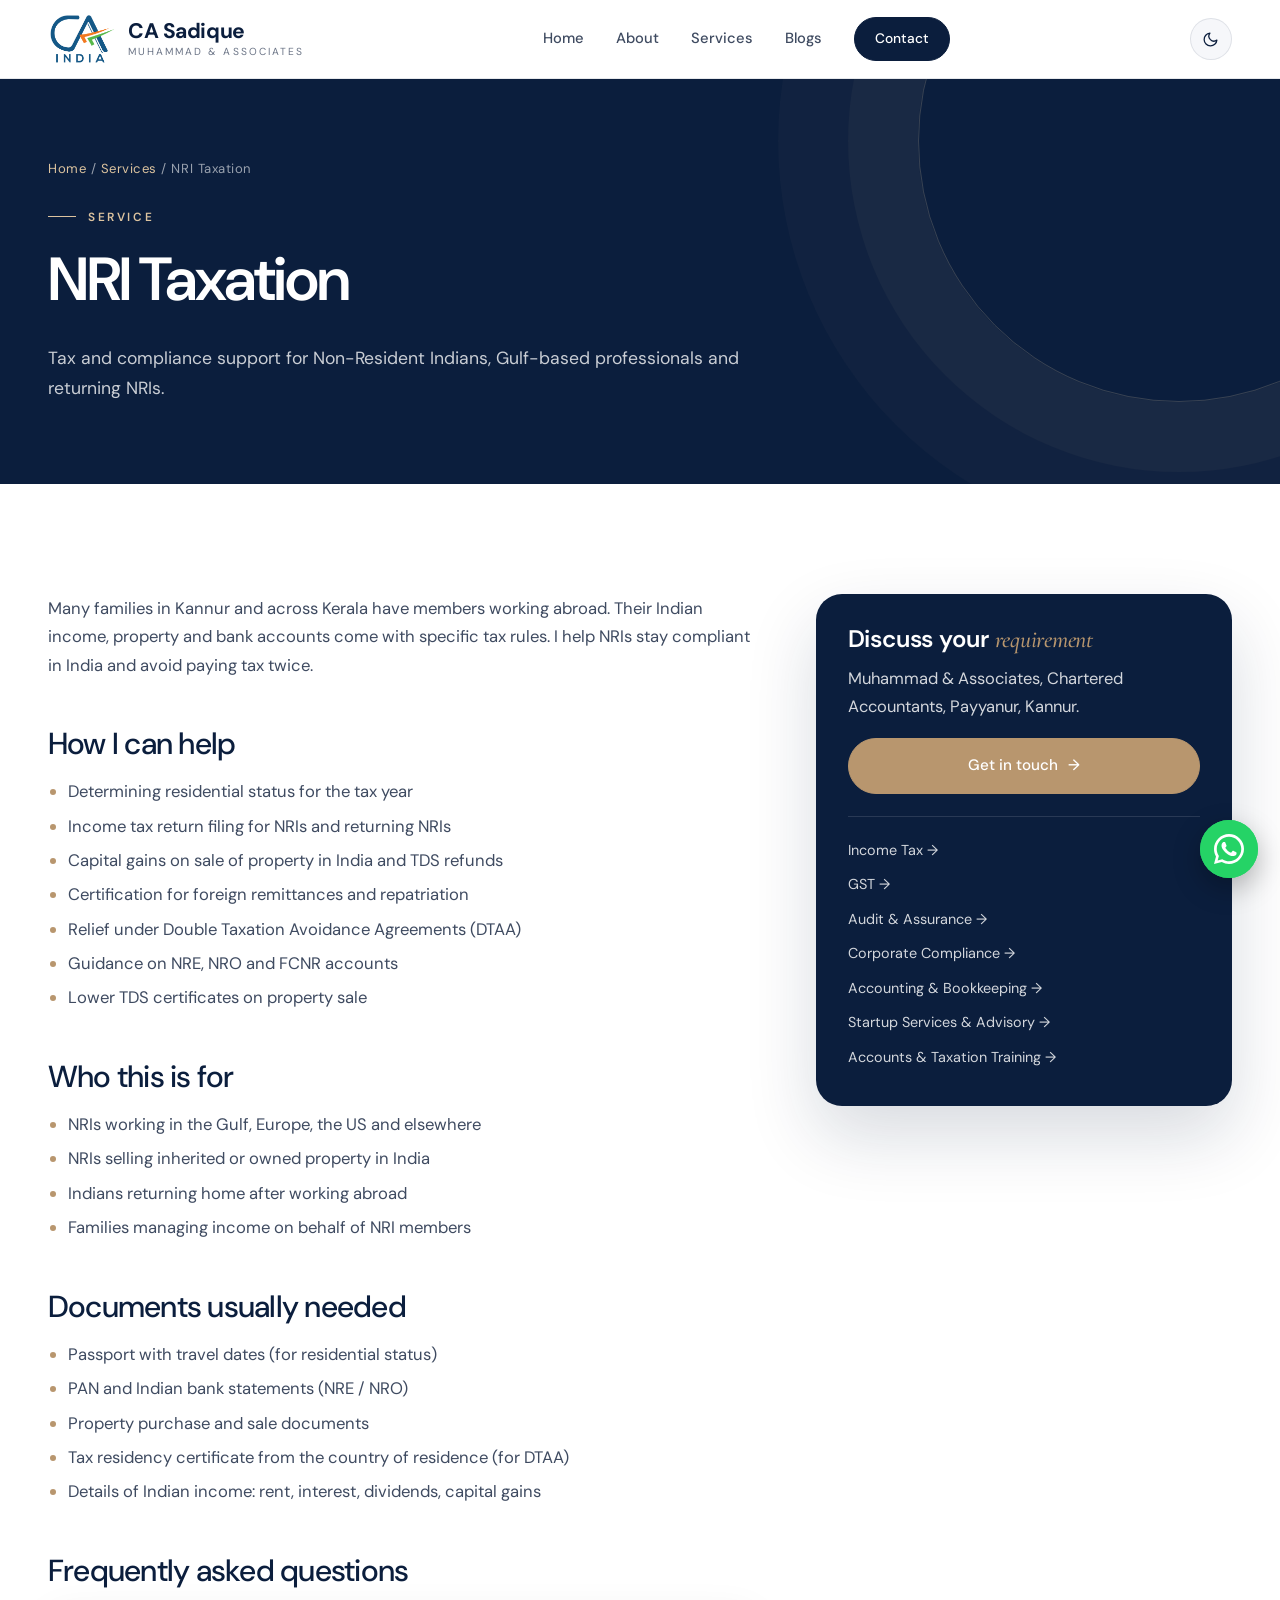
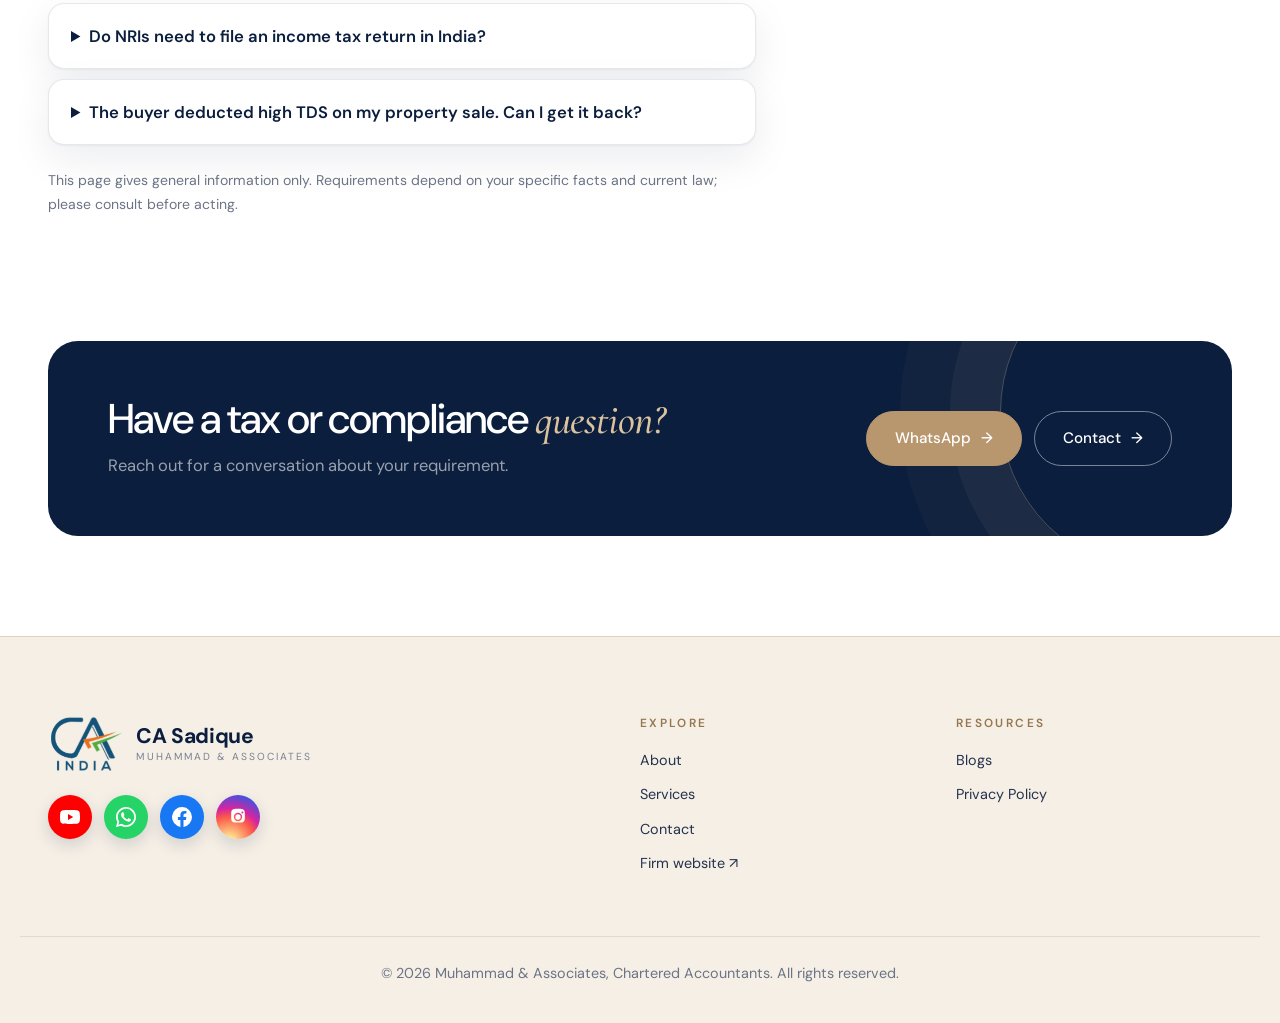
<file: services/nri-taxation.html>
<!doctype html>
<html lang="en">
<head>
  <meta charset="utf-8">
  <meta name="viewport" content="width=device-width, initial-scale=1">
  <title>NRI Taxation | CA Sadique, Chartered Accountant, Payyanur</title>
  <meta name="description" content="Tax and compliance support for Non-Resident Indians, Gulf-based professionals and returning NRIs. Muhammad &amp; Associates, Chartered Accountants, Payyanur, Kannur.">
  <link rel="canonical" href="https://casadique.com/services/nri-taxation.html">
  <link rel="icon" href="../favicon.svg" type="image/svg+xml">
  <meta name="theme-color" content="#000000">
  <meta property="og:type" content="website">
  <meta property="og:site_name" content="CA Sadique">
  <meta property="og:title" content="NRI Taxation | CA Sadique, Chartered Accountant, Payyanur">
  <meta property="og:description" content="Tax and compliance support for Non-Resident Indians, Gulf-based professionals and returning NRIs. Muhammad &amp; Associates, Chartered Accountants, Payyanur, Kannur.">
  <meta property="og:url" content="https://casadique.com/services/nri-taxation.html">
  <meta property="og:image" content="https://casadique.com/images/profile.jpg">
  <meta name="twitter:card" content="summary_large_image">
  <link rel="preconnect" href="https://fonts.googleapis.com">
  <link rel="preconnect" href="https://fonts.gstatic.com" crossorigin>
  <link href="https://fonts.googleapis.com/css2?family=Cormorant+Garamond:ital,wght@0,500;0,600;1,500;1,600&family=DM+Sans:opsz,wght@9..40,400;9..40,500;9..40,600;9..40,700&display=swap" rel="stylesheet">
  <link rel="stylesheet" href="../css/style.css">
</head>
<body>
<header class="site-header">
  <div class="container nav">
    <a href="../index.html" class="brand">
      <span class="brand-mark" aria-hidden="true">S</span>
      <span class="brand-text"><strong>CA Sadique</strong><small data-bind="firm"></small></span>
    </a>
    <button class="nav-toggle" aria-label="Open menu" aria-expanded="false"><span></span><span></span><span></span></button>
    <nav class="nav-links">
      <a href="../index.html">Home</a>
      <a href="../index.html#about">About</a>
      <a href="../index.html#services">Services</a>
      <a href="../index.html#videos">Videos</a>
      <a href="../index.html#blogs">Blogs</a>
      <a href="../index.html#notes">Notes</a>
      <a href="../index.html#contact" class="btn btn-small">Contact</a>
    </nav>
  </div>
</header>
<main>

  <section class="page-hero">
    <div class="container">
      <p class="crumbs"><a href="../index.html">Home</a> / <a href="../index.html#services">Services</a> / NRI Taxation</p>
      <p class="eyebrow">Service</p>
      <h1>NRI Taxation</h1>
      <p class="lead">Tax and compliance support for Non-Resident Indians, Gulf-based professionals and returning NRIs.</p>
    </div>
  </section>
  <section class="section">
    <div class="container page-body">
      <div class="prose">
        <p>Many families in Kannur and across Kerala have members working abroad. Their Indian income, property and bank accounts come with specific tax rules. I help NRIs stay compliant in India and avoid paying tax twice.</p>
        <h2>How I can help</h2>
        <ul><li>Determining residential status for the tax year</li><li>Income tax return filing for NRIs and returning NRIs</li><li>Capital gains on sale of property in India and TDS refunds</li><li>Certification for foreign remittances and repatriation</li><li>Relief under Double Taxation Avoidance Agreements (DTAA)</li><li>Guidance on NRE, NRO and FCNR accounts</li><li>Lower TDS certificates on property sale</li></ul>
        <h2>Who this is for</h2>
        <ul><li>NRIs working in the Gulf, Europe, the US and elsewhere</li><li>NRIs selling inherited or owned property in India</li><li>Indians returning home after working abroad</li><li>Families managing income on behalf of NRI members</li></ul>
        <h2>Documents usually needed</h2>
        <ul><li>Passport with travel dates (for residential status)</li><li>PAN and Indian bank statements (NRE / NRO)</li><li>Property purchase and sale documents</li><li>Tax residency certificate from the country of residence (for DTAA)</li><li>Details of Indian income: rent, interest, dividends, capital gains</li></ul>
        <h2>Frequently asked questions</h2>
        <div class="faq">
          <details><summary>Do NRIs need to file an income tax return in India?</summary><p>If your Indian income exceeds the basic exemption limit, or you want to claim a refund of excess TDS, you should file a return.</p></details>
          <details><summary>The buyer deducted high TDS on my property sale. Can I get it back?</summary><p>Often yes. Filing a return with the correct capital gains computation can result in a refund. A lower-deduction certificate before the sale can reduce TDS in the first place.</p></details>
        </div>
        <p class="muted" style="margin-top:24px;font-size:.88rem">This page gives general information only. Requirements depend on your specific facts and current law; please consult before acting.</p>
      </div>
      <aside class="side-card">
        <h3>Discuss your <em>requirement</em></h3>
        <p>Muhammad &amp; Associates, Chartered Accountants, Payyanur, Kannur.</p>
        <a class="btn" href="../index.html#contact">Get in touch</a>
        <ul class="other-services"><li><a href="income-tax.html">Income Tax →</a></li><li><a href="gst.html">GST →</a></li><li><a href="audit-assurance.html">Audit &amp; Assurance →</a></li><li><a href="corporate-compliance.html">Corporate Compliance →</a></li><li><a href="accounting-bookkeeping.html">Accounting &amp; Bookkeeping →</a></li><li><a href="startup-advisory.html">Startup Services &amp; Advisory →</a></li><li><a href="accounts-taxation-training.html">Accounts &amp; Taxation Training →</a></li></ul>
      </aside>
    </div>
  </section>
</main>
<footer class="site-footer">
  <div class="container footer-grid">
    <div>
      <a href="../index.html" class="brand"><span class="brand-mark" aria-hidden="true">S</span><span class="brand-text"><strong>CA Sadique</strong><small data-bind="firm"></small></span></a>
      <div class="socials" id="socials"></div>
    </div>
    <div>
      <h4>Explore</h4>
      <a href="../index.html#about">About</a>
      <a href="../index.html#services">Services</a>
      <a href="../index.html#contact">Contact</a>
      <a href="https://muhammadandassociates.com" target="_blank" rel="noopener">Firm website ↗</a>
    </div>
    <div>
      <h4>Resources</h4>
      <a href="../index.html#videos">Videos</a>
      <a href="../index.html#blogs">Blogs</a>
      <a href="../index.html#notes">Notes</a>
      <a href="../privacy.html">Privacy Policy</a>
    </div>
  </div>
  <div class="container footer-bottom">
    <p>© <span id="year"></span> <span data-bind="firm"></span>, Chartered Accountants. All rights reserved.</p>
  </div>
</footer>
<script src="../js/content.js"></script>
<script src="../js/main.js"></script>
</body>
</html>
</file>
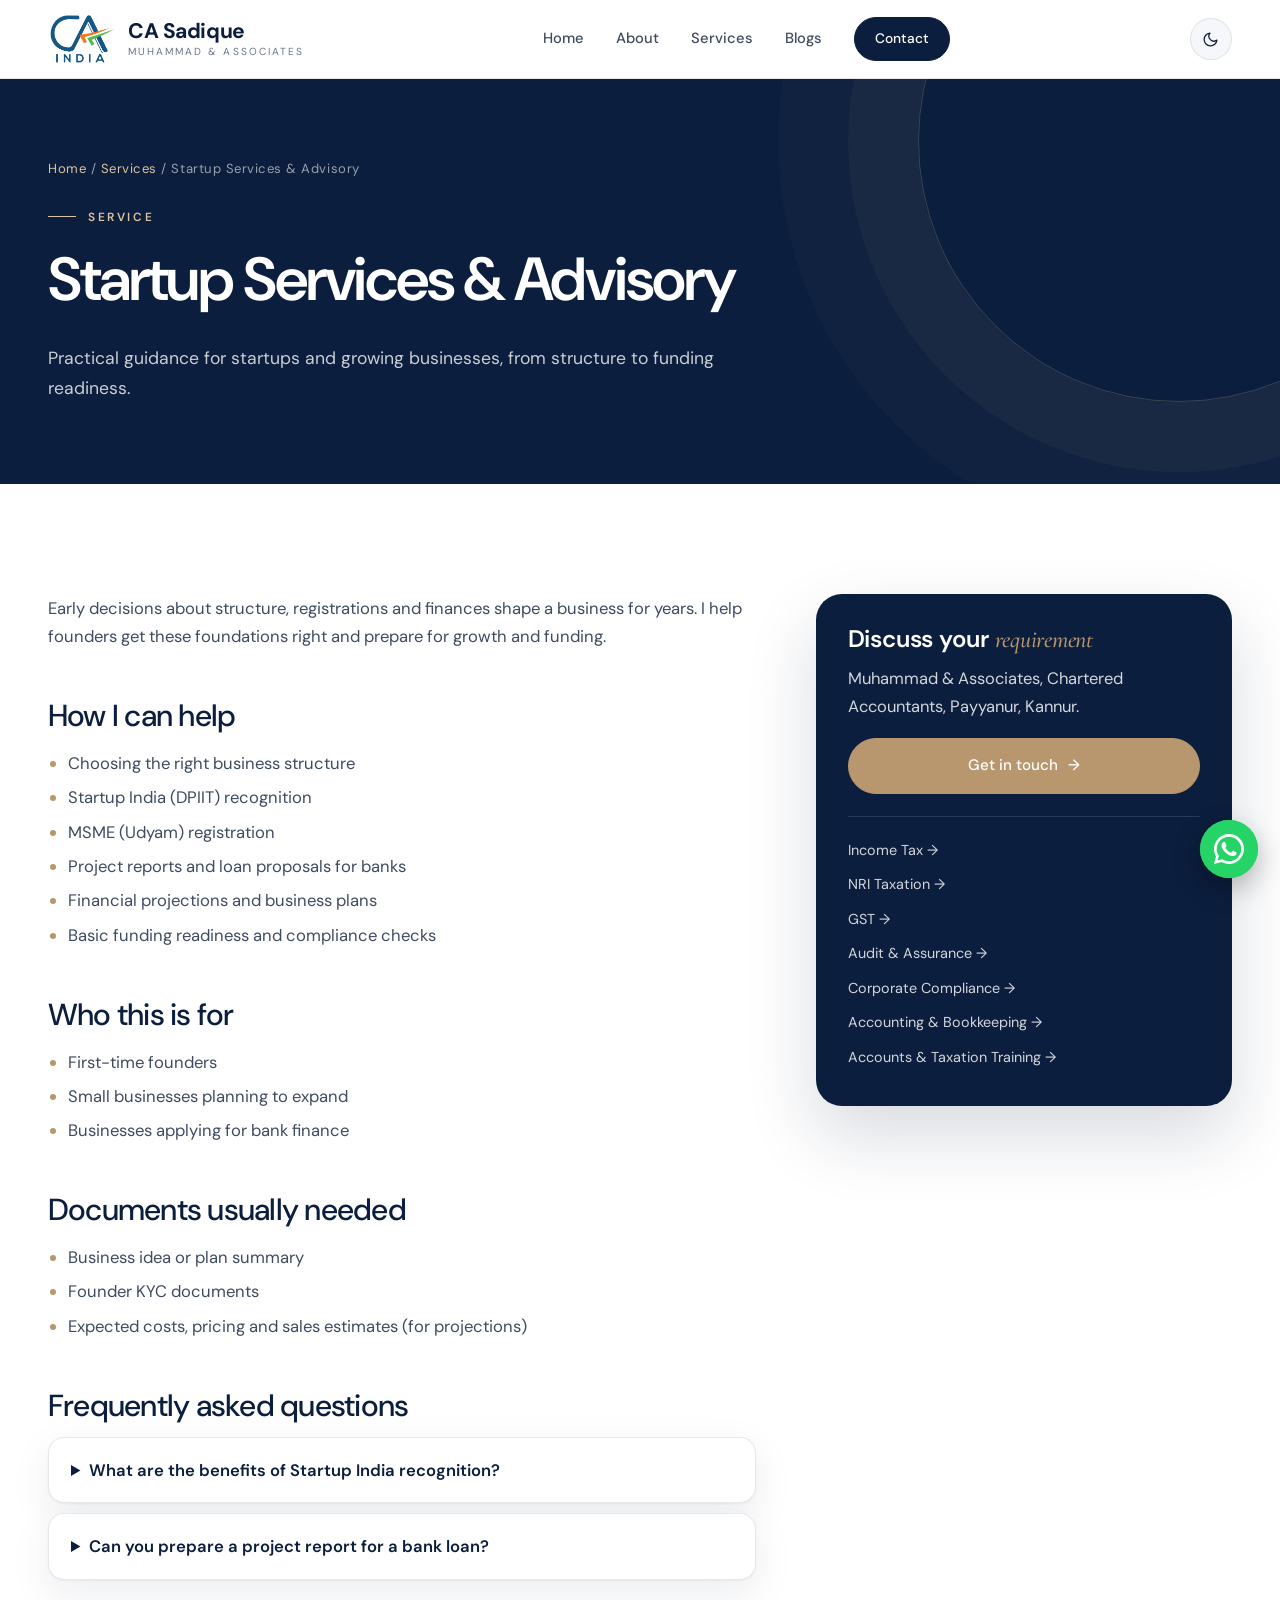
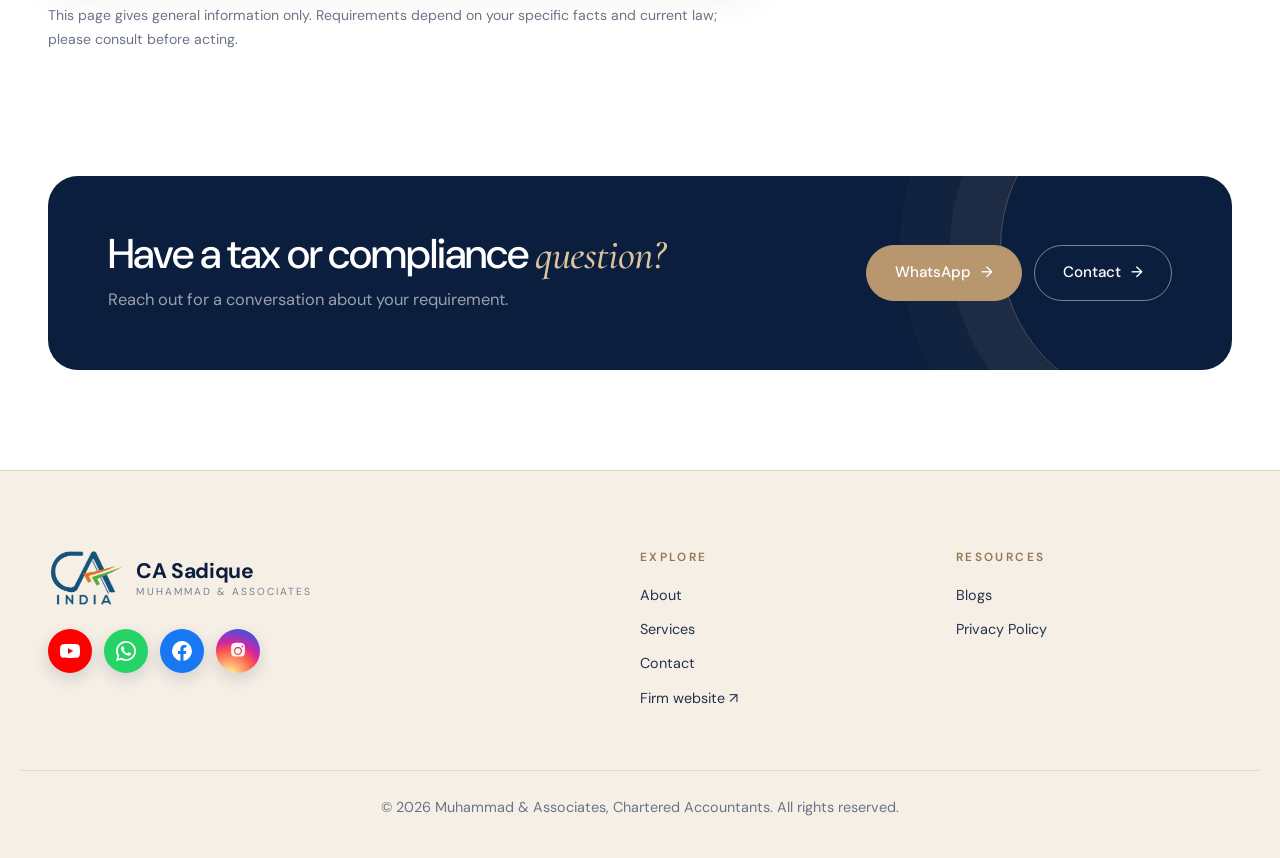
<file: services/startup-advisory.html>
<!doctype html>
<html lang="en">
<head>
  <meta charset="utf-8">
  <meta name="viewport" content="width=device-width, initial-scale=1">
  <title>Startup Services &amp; Advisory | CA Sadique, Chartered Accountant, Payyanur</title>
  <meta name="description" content="Practical guidance for startups and growing businesses, from structure to funding readiness. Muhammad &amp; Associates, Chartered Accountants, Payyanur, Kannur.">
  <link rel="canonical" href="https://casadique.com/services/startup-advisory.html">
  <link rel="icon" href="../favicon.svg" type="image/svg+xml">
  <meta name="theme-color" content="#000000">
  <meta property="og:type" content="website">
  <meta property="og:site_name" content="CA Sadique">
  <meta property="og:title" content="Startup Services &amp; Advisory | CA Sadique, Chartered Accountant, Payyanur">
  <meta property="og:description" content="Practical guidance for startups and growing businesses, from structure to funding readiness. Muhammad &amp; Associates, Chartered Accountants, Payyanur, Kannur.">
  <meta property="og:url" content="https://casadique.com/services/startup-advisory.html">
  <meta property="og:image" content="https://casadique.com/images/profile.jpg">
  <meta name="twitter:card" content="summary_large_image">
  <link rel="preconnect" href="https://fonts.googleapis.com">
  <link rel="preconnect" href="https://fonts.gstatic.com" crossorigin>
  <link href="https://fonts.googleapis.com/css2?family=Cormorant+Garamond:ital,wght@0,500;0,600;1,500;1,600&family=DM+Sans:opsz,wght@9..40,400;9..40,500;9..40,600;9..40,700&display=swap" rel="stylesheet">
  <link rel="stylesheet" href="../css/style.css">
</head>
<body>
<header class="site-header">
  <div class="container nav">
    <a href="../index.html" class="brand">
      <span class="brand-mark" aria-hidden="true">S</span>
      <span class="brand-text"><strong>CA Sadique</strong><small data-bind="firm"></small></span>
    </a>
    <button class="nav-toggle" aria-label="Open menu" aria-expanded="false"><span></span><span></span><span></span></button>
    <nav class="nav-links">
      <a href="../index.html">Home</a>
      <a href="../index.html#about">About</a>
      <a href="../index.html#services">Services</a>
      <a href="../index.html#videos">Videos</a>
      <a href="../index.html#blogs">Blogs</a>
      <a href="../index.html#notes">Notes</a>
      <a href="../index.html#contact" class="btn btn-small">Contact</a>
    </nav>
  </div>
</header>
<main>

  <section class="page-hero">
    <div class="container">
      <p class="crumbs"><a href="../index.html">Home</a> / <a href="../index.html#services">Services</a> / Startup Services &amp; Advisory</p>
      <p class="eyebrow">Service</p>
      <h1>Startup Services &amp; Advisory</h1>
      <p class="lead">Practical guidance for startups and growing businesses, from structure to funding readiness.</p>
    </div>
  </section>
  <section class="section">
    <div class="container page-body">
      <div class="prose">
        <p>Early decisions about structure, registrations and finances shape a business for years. I help founders get these foundations right and prepare for growth and funding.</p>
        <h2>How I can help</h2>
        <ul><li>Choosing the right business structure</li><li>Startup India (DPIIT) recognition</li><li>MSME (Udyam) registration</li><li>Project reports and loan proposals for banks</li><li>Financial projections and business plans</li><li>Basic funding readiness and compliance checks</li></ul>
        <h2>Who this is for</h2>
        <ul><li>First-time founders</li><li>Small businesses planning to expand</li><li>Businesses applying for bank finance</li></ul>
        <h2>Documents usually needed</h2>
        <ul><li>Business idea or plan summary</li><li>Founder KYC documents</li><li>Expected costs, pricing and sales estimates (for projections)</li></ul>
        <h2>Frequently asked questions</h2>
        <div class="faq">
          <details><summary>What are the benefits of Startup India recognition?</summary><p>Recognised startups can access certain tax, compliance and funding benefits, subject to eligibility conditions.</p></details>
          <details><summary>Can you prepare a project report for a bank loan?</summary><p>Yes, including projected financial statements based on realistic assumptions about your business.</p></details>
        </div>
        <p class="muted" style="margin-top:24px;font-size:.88rem">This page gives general information only. Requirements depend on your specific facts and current law; please consult before acting.</p>
      </div>
      <aside class="side-card">
        <h3>Discuss your <em>requirement</em></h3>
        <p>Muhammad &amp; Associates, Chartered Accountants, Payyanur, Kannur.</p>
        <a class="btn" href="../index.html#contact">Get in touch</a>
        <ul class="other-services"><li><a href="income-tax.html">Income Tax →</a></li><li><a href="nri-taxation.html">NRI Taxation →</a></li><li><a href="gst.html">GST →</a></li><li><a href="audit-assurance.html">Audit &amp; Assurance →</a></li><li><a href="corporate-compliance.html">Corporate Compliance →</a></li><li><a href="accounting-bookkeeping.html">Accounting &amp; Bookkeeping →</a></li><li><a href="accounts-taxation-training.html">Accounts &amp; Taxation Training →</a></li></ul>
      </aside>
    </div>
  </section>
</main>
<footer class="site-footer">
  <div class="container footer-grid">
    <div>
      <a href="../index.html" class="brand"><span class="brand-mark" aria-hidden="true">S</span><span class="brand-text"><strong>CA Sadique</strong><small data-bind="firm"></small></span></a>
      <div class="socials" id="socials"></div>
    </div>
    <div>
      <h4>Explore</h4>
      <a href="../index.html#about">About</a>
      <a href="../index.html#services">Services</a>
      <a href="../index.html#contact">Contact</a>
      <a href="https://muhammadandassociates.com" target="_blank" rel="noopener">Firm website ↗</a>
    </div>
    <div>
      <h4>Resources</h4>
      <a href="../index.html#videos">Videos</a>
      <a href="../index.html#blogs">Blogs</a>
      <a href="../index.html#notes">Notes</a>
      <a href="../privacy.html">Privacy Policy</a>
    </div>
  </div>
  <div class="container footer-bottom">
    <p>© <span id="year"></span> <span data-bind="firm"></span>, Chartered Accountants. All rights reserved.</p>
  </div>
</footer>
<script src="../js/content.js"></script>
<script src="../js/main.js"></script>
</body>
</html>
</file>
<file: css/style.css>
/* ==========================================================
   casadique.com theme — navy & bronze, corporate editorial
   ========================================================== */
:root {
  --navy: #0b1e3d;
  --navy-2: #13294f;
  --navy-deep: #090d18;
  --bronze: #b8966e;
  --bronze-dark: #96764f;
  --bronze-light: #dcc39f;
  --bronze-soft: rgba(184, 150, 110, .14);
  --on-dark: rgba(255,255,255,.82);
  --on-dark-muted: rgba(255,255,255,.58);
  --line-dark: rgba(255,255,255,.12);

  --bg: #ffffff;
  --bg-alt: #f6f7fa;
  --bg-warm: #f8f4ee;
  --surface: #ffffff;
  --ink: #0b1e3d;
  --ink-soft: #3f4b61;
  --muted: #6b7486;
  --line: rgba(11,30,61,.10);
  --shadow: 0 1px 2px rgba(11,30,61,.05), 0 14px 40px rgba(11,30,61,.08);
  --shadow-lg: 0 30px 70px rgba(11,30,61,.16);

  --radius: 22px;
  --font: "DM Sans", Inter, "Helvetica Neue", system-ui, sans-serif;
  --serif: "Cormorant Garamond", Georgia, "Times New Roman", serif;
  --ease: cubic-bezier(.2, .7, .2, 1);
  --header-h: 78px;
}
:root[data-theme="dark"] {
  --bg: #070c18; --bg-alt: #0b1324; --bg-warm: #0d1527; --surface: #0f1a30;
  --ink: #eef1f7; --ink-soft: #c3cad8; --muted: #8f98ab; --line: rgba(255,255,255,.10);
  --shadow: 0 14px 40px rgba(0,0,0,.45); --shadow-lg: 0 30px 70px rgba(0,0,0,.55);
}
@media (prefers-color-scheme: dark) {
  :root:not([data-theme="light"]) {
    --bg: #070c18; --bg-alt: #0b1324; --bg-warm: #0d1527; --surface: #0f1a30;
    --ink: #eef1f7; --ink-soft: #c3cad8; --muted: #8f98ab; --line: rgba(255,255,255,.10);
    --shadow: 0 14px 40px rgba(0,0,0,.45); --shadow-lg: 0 30px 70px rgba(0,0,0,.55);
  }
}

* { box-sizing: border-box; }
html { scroll-behavior: smooth; scroll-padding-top: 90px; }
body { margin: 0; font-family: var(--font); color: var(--ink); background: var(--bg); line-height: 1.7; font-size: 16.5px; -webkit-font-smoothing: antialiased; transition: background .3s, color .3s; }
img { max-width: 100%; display: block; }
a { color: inherit; }
h1, h2, h3, h4 { line-height: 1.1; margin: 0 0 .5em; font-weight: 500; letter-spacing: -.025em; color: var(--ink); }
h1 { font-size: clamp(2.8rem, 6.4vw, 5.4rem); font-weight: 600; letter-spacing: -.035em; }
h2 { font-size: clamp(2rem, 4.2vw, 3.2rem); }
h3 { font-size: 1.18rem; font-weight: 600; letter-spacing: -.01em; }
h1 em, h2 em, h3 em { font-family: var(--serif); font-style: italic; font-weight: 500; letter-spacing: -.01em; color: var(--bronze); }
p { margin: 0 0 1em; }

.container { width: 100%; max-width: 1240px; margin: 0 auto; padding: 0 28px; }
.section { padding: 110px 0; position: relative; background: var(--bg); }
.section.tint { background: var(--bg-alt); }
.center { text-align: center; }
.muted { color: var(--muted); }

/* Dark (navy) sections */
.section-black, .section-dark { background: var(--navy); color: var(--on-dark); }
.section-black h2, .section-dark h2, .section-black h3, .section-dark h3 { color: #fff; }
.section-black h2 em, .section-dark h2 em { color: var(--bronze-light); }

/* ---------- Label (eyebrow) ---------- */
.eyebrow { display: inline-flex; align-items: center; gap: 12px; font-weight: 600; font-size: .74rem; text-transform: uppercase; letter-spacing: .22em; color: var(--bronze-dark); margin-bottom: 20px; }
.eyebrow::before { content: ""; width: 28px; height: 1px; background: currentColor; }
.eyebrow.center { display: flex; justify-content: center; }
.hero .eyebrow, .section-black .eyebrow, .section-dark .eyebrow, .page-hero .eyebrow { color: var(--bronze-light); }

/* ---------- Buttons (pill) ---------- */
.btn { display: inline-flex; align-items: center; justify-content: center; gap: 10px; background: var(--navy); color: #fff; text-decoration: none; padding: 14px 28px; font-weight: 500; border: 1px solid var(--navy); border-radius: 999px; transition: transform .25s var(--ease), background .25s, color .25s, border-color .25s, box-shadow .25s; cursor: pointer; font-size: .95rem; font-family: inherit; }
.btn::after { content: "→"; transition: transform .25s var(--ease); }
.btn:hover { transform: translateY(-2px); box-shadow: 0 12px 28px rgba(11,30,61,.22); }
.btn:hover::after { transform: translateX(4px); }
.btn-small { padding: 9px 20px; font-size: .86rem; }
.btn-small::after, .nav-links .btn::after { content: none; }
.btn-outline { background: transparent; color: var(--ink); border-color: rgba(11,30,61,.35); }
.btn-outline:hover { background: var(--navy); color: #fff; border-color: var(--navy); }
.hero .btn, .section-black .btn, .page-hero .btn { background: var(--bronze); border-color: var(--bronze); color: #fff; }
.hero .btn:hover, .section-black .btn:hover { background: var(--bronze-dark); border-color: var(--bronze-dark); box-shadow: 0 12px 28px rgba(0,0,0,.3); }
.hero .btn-outline, .section-black .btn-outline { background: rgba(255,255,255,.06); color: #fff; border-color: rgba(255,255,255,.45); -webkit-backdrop-filter: blur(8px); backdrop-filter: blur(8px); }
.hero .btn-outline:hover, .section-black .btn-outline:hover { background: #fff; color: var(--navy); border-color: #fff; }
.btn-dark { background: transparent; color: var(--ink); border-color: rgba(11,30,61,.35); }
.btn-dark:hover { background: var(--navy); color: #fff; }
.hero-actions { display: flex; gap: 14px; flex-wrap: wrap; margin-top: 34px; }

/* ---------- Header: solid, fixed ---------- */
.site-header { position: fixed; top: 0; left: 0; right: 0; z-index: 50; background: #ffffff; border-bottom: 1px solid var(--line); transition: box-shadow .3s; }
.site-header.scrolled { box-shadow: 0 10px 30px rgba(11,30,61,.08); }
.nav { display: flex; align-items: center; justify-content: space-between; height: var(--header-h); gap: 16px; }

/* Wordmark */
.brand { display: flex; align-items: center; gap: 12px; text-decoration: none; color: var(--navy); }
.brand-mark { position: relative; width: 46px; height: 46px; border-radius: 14px; background: var(--navy); color: #fff; display: grid; place-items: center; font-family: var(--serif); font-style: italic; font-weight: 600; font-size: 1.75rem; line-height: 1; padding-bottom: 3px; box-shadow: 0 6px 16px rgba(11,30,61,.18); flex: none; }
.brand-mark::after { content: ""; position: absolute; right: 8px; bottom: 8px; width: 7px; height: 7px; border-radius: 50%; background: var(--bronze); }
.brand-text { display: flex; flex-direction: column; line-height: 1.1; }
.brand-text strong { font-family: var(--font); font-weight: 700; font-size: 1.32rem; letter-spacing: -.035em; color: inherit; white-space: nowrap; }
.brand-text strong b { font-weight: 500; font-size: .62em; letter-spacing: .14em; color: var(--bronze-dark); margin-right: 6px; vertical-align: .28em; }
.brand-text strong i { font-style: normal; color: var(--bronze); }
.brand-text small { font-size: .64rem; letter-spacing: .2em; text-transform: uppercase; color: var(--muted); margin-top: 3px; }

.nav-links { display: flex; align-items: center; gap: 32px; }
.nav-links a:not(.btn) { color: var(--ink-soft); text-decoration: none; font-weight: 500; font-size: .92rem; position: relative; transition: color .25s; }
.nav-links a:not(.btn)::after { content: ""; position: absolute; left: 0; right: 0; bottom: -6px; height: 2px; border-radius: 2px; background: var(--bronze); transform: scaleX(0); transition: transform .3s var(--ease); }
.nav-links a:not(.btn):hover { color: var(--navy); }
.nav-links a:not(.btn):hover::after { transform: scaleX(1); }
.nav-links .btn { background: var(--navy); color: #fff; border-color: var(--navy); }
.nav-links .btn:hover { background: var(--bronze); border-color: var(--bronze); box-shadow: none; }
.nav-right { display: flex; align-items: center; gap: 10px; }
.theme-toggle { width: 42px; height: 42px; border-radius: 50%; border: 1px solid var(--line); background: var(--bg-alt); color: var(--navy); display: grid; place-items: center; cursor: pointer; transition: .25s; }
.theme-toggle:hover { border-color: var(--bronze); color: var(--bronze-dark); }
.theme-toggle svg { width: 17px; height: 17px; }
.nav-toggle { display: none; background: none; border: 0; padding: 8px; cursor: pointer; }
.nav-toggle span { display: block; width: 24px; height: 2px; background: var(--navy); margin: 5px 0; border-radius: 2px; }

/* Header in dark mode */
:root[data-theme="dark"] .site-header { background: #0a1122; border-bottom-color: rgba(255,255,255,.08); }
:root[data-theme="dark"] .brand, :root[data-theme="dark"] .nav-links a:not(.btn):hover { color: #fff; }
:root[data-theme="dark"] .nav-links a:not(.btn) { color: rgba(255,255,255,.78); }
:root[data-theme="dark"] .brand-mark { background: var(--bronze); }
:root[data-theme="dark"] .brand-mark::after { background: #fff; }
:root[data-theme="dark"] .theme-toggle { color: #fff; background: rgba(255,255,255,.05); border-color: rgba(255,255,255,.15); }
:root[data-theme="dark"] .nav-toggle span { background: #fff; }
:root[data-theme="dark"] .nav-links .btn { background: var(--bronze); border-color: var(--bronze); }
@media (prefers-color-scheme: dark) {
  :root:not([data-theme="light"]) .site-header { background: #0a1122; border-bottom-color: rgba(255,255,255,.08); }
  :root:not([data-theme="light"]) .brand, :root:not([data-theme="light"]) .nav-links a:not(.btn):hover { color: #fff; }
  :root:not([data-theme="light"]) .nav-links a:not(.btn) { color: rgba(255,255,255,.78); }
  :root:not([data-theme="light"]) .brand-mark { background: var(--bronze); }
  :root:not([data-theme="light"]) .theme-toggle { color: #fff; background: rgba(255,255,255,.05); border-color: rgba(255,255,255,.15); }
  :root:not([data-theme="light"]) .nav-toggle span { background: #fff; }
}

/* Footer wordmark on navy */
.site-footer .brand { color: #fff; }
.site-footer .brand-mark { background: rgba(255,255,255,.08); border: 1px solid rgba(255,255,255,.16); box-shadow: none; }
.site-footer .brand-text strong b { color: var(--bronze-light); }
.site-footer .brand-text small { color: rgba(255,255,255,.55); }

/* First section on pages without a dark hero sits below the fixed header */
main > .section:first-child, main.section { padding-top: calc(var(--header-h) + 80px); }

/* ---------- Hero (two-column, arch portrait) ---------- */
.hero { position: relative; background: var(--navy-deep); color: #fff; overflow: hidden; isolation: isolate; padding: calc(var(--header-h) + 72px) 0 96px; }
.hero::before { content: ""; position: absolute; inset: 0; z-index: -2; background:
  radial-gradient(620px circle at 78% 42%, rgba(184,150,110,.22), transparent 62%),
  radial-gradient(520px circle at 0% 100%, rgba(27,53,102,.55), transparent 60%),
  linear-gradient(180deg, #0b1430 0%, #090d18 100%); }
.hero::after { content: ""; position: absolute; inset: 0; z-index: -1; opacity: .5;
  background-image: linear-gradient(rgba(255,255,255,.045) 1px, transparent 1px), linear-gradient(90deg, rgba(255,255,255,.045) 1px, transparent 1px);
  background-size: 64px 64px; -webkit-mask-image: radial-gradient(ellipse at 30% 40%, #000 20%, transparent 75%); mask-image: radial-gradient(ellipse at 30% 40%, #000 20%, transparent 75%); }
.hero-inner { display: grid; grid-template-columns: 1.12fr .88fr; gap: 72px; align-items: center; min-height: calc(100svh - var(--header-h) - 168px); }
.hero h1 { color: #fff; font-size: clamp(2.6rem, 5vw, 4.4rem); margin-bottom: 0; }
.hero h1 em { color: var(--bronze-light); }
.lead { font-size: 1.1rem; color: rgba(255,255,255,.78); max-width: 33em; margin: 26px 0 0; }
.hero-tags { list-style: none; padding: 0; margin: 38px 0 0; display: flex; flex-wrap: wrap; gap: 10px; }
.hero-tags li { font-size: .8rem; color: rgba(255,255,255,.82); border: 1px solid rgba(255,255,255,.16); background: rgba(255,255,255,.04); border-radius: 999px; padding: 7px 14px; display: inline-flex; align-items: center; gap: 8px; }
.hero-tags li::before { content: ""; width: 6px; height: 6px; border-radius: 50%; background: var(--bronze); }

.hero-visual { position: relative; width: 100%; max-width: 460px; justify-self: end; }
.hero-visual::before { content: ""; position: absolute; inset: 0; border: 1px solid rgba(220,195,159,.5); border-radius: 260px 260px 30px 30px; transform: translate(22px, 22px); z-index: -1; }
.hero-photo { position: relative; aspect-ratio: 4 / 5; border-radius: 260px 260px 30px 30px; overflow: hidden; background: #111a30; box-shadow: 0 40px 90px rgba(0,0,0,.55); }
.hero-photo img { width: 100%; height: 100%; object-fit: cover; object-position: 50% 22%; transform: scale(1.32); transform-origin: 52% 30%; }
.hero-photo::after { content: ""; position: absolute; inset: 0; background: linear-gradient(0deg, rgba(9,13,24,.45) 0%, transparent 40%); }
.float-card { position: absolute; display: flex; align-items: center; gap: 12px; background: rgba(255,255,255,.96); color: var(--navy); border-radius: 18px; padding: 14px 18px; box-shadow: 0 20px 50px rgba(0,0,0,.35); animation: floaty 6s ease-in-out infinite; }
.float-card b { display: block; font-size: .92rem; font-weight: 700; letter-spacing: -.01em; }
.float-card small { display: block; font-size: .74rem; color: #6b7486; }
.fc-top { left: -44px; top: 22%; }
.fc-ico { width: 38px; height: 38px; border-radius: 12px; background: var(--navy); color: var(--bronze-light); display: grid; place-items: center; flex: none; }
.fc-ico svg { width: 19px; height: 19px; fill: none; stroke: currentColor; stroke-width: 2; stroke-linecap: round; stroke-linejoin: round; }
.fc-bottom { right: -30px; bottom: 9%; animation-delay: -3s; background: var(--navy); color: #fff; border: 1px solid rgba(220,195,159,.35); }
.fc-bottom strong { font-family: var(--serif); font-size: 2.3rem; line-height: 1; color: var(--bronze-light); font-weight: 600; }
.fc-bottom span { font-size: .76rem; line-height: 1.35; color: rgba(255,255,255,.75); }
@keyframes floaty { 0%, 100% { transform: translateY(0); } 50% { transform: translateY(-8px); } }

/* ---------- Stats panel ---------- */
.stats-band { background: var(--bg); padding: 70px 0 0; }
.stats { display: grid; grid-template-columns: repeat(3, 1fr); gap: 14px; background: var(--navy); border-radius: 28px; padding: 18px; box-shadow: var(--shadow-lg); }
.stats > div { background: var(--navy-2); border: 1px solid rgba(255,255,255,.06); border-radius: 20px; padding: 30px 20px; text-align: center; }
.stat-num { font-size: 3rem; font-weight: 600; color: #fff; line-height: 1.05; letter-spacing: -.03em; }
.stat-label { font-size: .8rem; color: var(--bronze-light); text-transform: uppercase; letter-spacing: .14em; margin-top: 6px; }

/* ---------- Trust strip ---------- */
.trust { background: var(--bg); overflow: hidden; white-space: nowrap; padding: 40px 0 0; -webkit-mask-image: linear-gradient(90deg, transparent, #000 10%, #000 90%, transparent); mask-image: linear-gradient(90deg, transparent, #000 10%, #000 90%, transparent); }
.trust-track { display: inline-flex; animation: marquee 50s linear infinite; }
.trust-track span { display: inline-flex; align-items: center; gap: 26px; padding: 6px 26px 6px 0; font-family: var(--serif); font-style: italic; font-size: 1.35rem; color: var(--ink-soft); }
.trust-track span::after { content: ""; width: 6px; height: 6px; border-radius: 50%; background: var(--bronze); }
@keyframes marquee { to { transform: translateX(-50%); } }

/* ---------- About ---------- */
.two-col { display: grid; grid-template-columns: .8fr 1.7fr; gap: 64px; }
.about-text { color: var(--ink); font-size: 1.32rem; line-height: 1.6; font-weight: 400; letter-spacing: -.01em; }
.about-text p:not(:first-child) { font-size: 1.05rem; color: var(--ink-soft); }
.about-text a { color: var(--ink); text-decoration-color: var(--bronze); text-decoration-thickness: 1.5px; text-underline-offset: 4px; }
.about-text a:hover { color: var(--bronze-dark); }
.credentials { list-style: none; padding: 0; margin: 32px 0 0; display: grid; grid-template-columns: 1fr 1fr; gap: 12px; }
.credentials li { background: var(--bg-warm); border: 1px solid var(--line); border-radius: 16px; padding: 16px 18px 16px 48px; font-weight: 500; font-size: .93rem; position: relative; }
.credentials li::before { content: ""; position: absolute; left: 18px; top: 50%; width: 18px; height: 18px; margin-top: -9px; border-radius: 50%; background: var(--bronze) url("data:image/svg+xml;utf8,<svg xmlns='http://www.w3.org/2000/svg' viewBox='0 0 24 24' fill='none' stroke='white' stroke-width='3.5' stroke-linecap='round' stroke-linejoin='round'><path d='M5 12.5l4.5 4.5L19 7.5'/></svg>") center / 10px no-repeat; }

/* ---------- Icons ---------- */
.ico { width: 54px; height: 54px; border-radius: 16px; display: grid; place-items: center; background: var(--bronze-soft); color: var(--bronze-dark); margin-bottom: 22px; flex: none; }
.ico svg { width: 25px; height: 25px; fill: none; stroke: currentColor; stroke-width: 1.6; stroke-linecap: round; stroke-linejoin: round; }

/* ---------- Services (bento, light cards) ---------- */
.services-grid { display: grid; grid-template-columns: repeat(4, 1fr); grid-auto-flow: dense; gap: 20px; margin-top: 56px; }
.service { background: var(--surface); border: 1px solid var(--line); border-radius: var(--radius); padding: 30px 28px; transition: transform .35s var(--ease), box-shadow .35s, border-color .35s; display: flex; flex-direction: column; box-shadow: var(--shadow); }
.service:hover { transform: translateY(-6px); box-shadow: var(--shadow-lg); border-color: rgba(184,150,110,.5); }
.service h3 { color: var(--ink); }
.service p { color: var(--ink-soft); font-size: .93rem; margin: 0 0 12px; }
.service ul { margin: 0; padding-left: 18px; color: var(--muted); font-size: .87rem; }
.service li::marker { color: var(--bronze); }
.service .read-more { margin-top: auto; padding-top: 18px; color: var(--ink); font-weight: 600; font-size: .88rem; text-decoration: none; }
.service .read-more:hover { color: var(--bronze-dark); }
.service.wide { grid-column: span 2; }
.service.xl { grid-column: span 2; grid-row: span 2; padding: 40px; background: var(--navy); border-color: var(--navy); color: var(--on-dark); position: relative; overflow: hidden; }
.service.xl::after { content: ""; position: absolute; right: -80px; top: -80px; width: 280px; height: 280px; border-radius: 50%; border: 1px solid rgba(220,195,159,.25); box-shadow: 0 0 0 40px rgba(220,195,159,.05), 0 0 0 80px rgba(220,195,159,.03); }
.service.xl h3 { color: #fff; font-size: 2rem; font-weight: 500; }
.service.xl p { color: var(--on-dark); font-size: 1.05rem; }
.service.xl ul { color: var(--on-dark-muted); font-size: .97rem; }
.service.xl .ico { background: rgba(220,195,159,.14); color: var(--bronze-light); width: 66px; height: 66px; border-radius: 20px; }
.service.xl .ico svg { width: 30px; height: 30px; }
.service.xl .read-more { color: var(--bronze-light); }

/* ---------- Filters / tags ---------- */
.section-head { display: flex; justify-content: space-between; align-items: flex-end; gap: 16px; flex-wrap: wrap; }
.filters { display: flex; gap: 8px; flex-wrap: wrap; margin: 26px 0 34px; }
.chip { border: 1px solid var(--line); background: var(--surface); color: var(--ink-soft); padding: 8px 18px; font-size: .85rem; cursor: pointer; font-family: inherit; font-weight: 500; border-radius: 999px; transition: .2s; }
.chip:hover { border-color: var(--ink); color: var(--ink); }
.chip.active { background: var(--navy); border-color: var(--navy); color: #fff; }
.tag { display: inline-block; font-size: .68rem; font-weight: 600; text-transform: uppercase; letter-spacing: .12em; color: var(--bronze-dark); background: var(--bronze-soft); padding: 5px 12px; margin-bottom: 14px; border-radius: 999px; }

/* ---------- Videos ---------- */
.video-grid { display: grid; grid-template-columns: repeat(auto-fill, minmax(320px, 1fr)); gap: 26px; }
.video-card { background: var(--surface); border: 1px solid var(--line); border-radius: var(--radius); overflow: hidden; box-shadow: var(--shadow); transition: transform .35s var(--ease), box-shadow .35s; }
.video-card:hover { transform: translateY(-6px); box-shadow: var(--shadow-lg); }
.video-frame { position: relative; aspect-ratio: 16/9; background: var(--navy-deep); cursor: pointer; }
.video-frame img { width: 100%; height: 100%; object-fit: cover; transition: transform .5s var(--ease); }
.video-frame:hover img { transform: scale(1.05); }
.video-frame iframe { position: absolute; inset: 0; width: 100%; height: 100%; border: 0; }
.play { position: absolute; inset: 0; margin: auto; width: 66px; height: 66px; background: rgba(255,255,255,.92); border-radius: 50%; display: grid; place-items: center; color: var(--navy); font-size: 1.2rem; transition: .3s var(--ease); padding-left: 4px; box-shadow: 0 0 0 10px rgba(255,255,255,.2); }
.video-frame:hover .play { transform: scale(1.08); background: var(--bronze); color: #fff; }
.video-body { padding: 22px 24px 24px; }
.video-body h3 { margin-bottom: 6px; font-size: 1.05rem; }
.video-body p { font-size: .9rem; color: var(--muted); margin: 0; }

/* ---------- Blogs (editorial cards with covers) ---------- */
.blog-head { margin-bottom: 8px; }
.head-note { max-width: 380px; color: var(--muted); margin: 0 0 14px; font-size: 1rem; }
.blog-grid { display: grid; grid-template-columns: repeat(3, 1fr); gap: 26px; }
.blog-card { background: var(--surface); border: 1px solid var(--line); border-radius: var(--radius); overflow: hidden; display: flex; flex-direction: column; text-decoration: none; color: var(--ink-soft); box-shadow: var(--shadow); transition: transform .4s var(--ease), box-shadow .4s, border-color .4s; }
.blog-card:hover { transform: translateY(-6px); box-shadow: var(--shadow-lg); border-color: rgba(184,150,110,.45); }
.blog-cover { position: relative; aspect-ratio: 16 / 10; padding: 24px 26px; display: flex; flex-direction: column; justify-content: space-between; overflow: hidden; color: #fff; isolation: isolate; }
.blog-cover::before { content: ""; position: absolute; right: -70px; bottom: -90px; width: 260px; height: 260px; border-radius: 50%; border: 1px solid rgba(255,255,255,.22); box-shadow: 0 0 0 36px rgba(255,255,255,.05), 0 0 0 72px rgba(255,255,255,.03); z-index: -1; transition: transform .6s var(--ease); }
.blog-card:hover .blog-cover::before { transform: scale(1.12); }
.cover-0 { background: linear-gradient(135deg, #0b1e3d 0%, #1b3566 100%); }
.cover-1 { background: linear-gradient(135deg, #8d6c45 0%, #c4a47c 100%); }
.cover-2 { background: linear-gradient(135deg, #090d18 0%, #23324f 100%); }
.cover-kicker { font-size: .68rem; letter-spacing: .22em; text-transform: uppercase; font-weight: 600; color: rgba(255,255,255,.75); display: inline-flex; align-items: center; gap: 10px; }
.cover-kicker::before { content: ""; width: 22px; height: 1px; background: currentColor; }
.cover-topic { font-family: var(--serif); font-style: italic; font-weight: 500; font-size: 2.6rem; line-height: 1; letter-spacing: -.01em; }
.cover-0 .cover-topic, .cover-2 .cover-topic { color: var(--bronze-light); }
.cover-brand { position: absolute; right: 24px; top: 22px; font-size: .68rem; letter-spacing: .12em; color: rgba(255,255,255,.6); }
.blog-body { padding: 26px 28px 28px; display: flex; flex-direction: column; flex: 1; }
.blog-meta { font-size: .78rem; color: var(--muted); display: flex; gap: 8px; letter-spacing: .02em; margin-bottom: 10px; }
.blog-card h3 { color: var(--ink); font-size: 1.55rem; line-height: 1.2; font-family: var(--serif); font-weight: 600; letter-spacing: -.005em; margin-bottom: 10px; }
.blog-card p { font-size: .94rem; flex: 1; margin-bottom: 18px; }
.read-more { font-weight: 600; color: var(--ink); font-size: .9rem; display: inline-flex; align-items: center; gap: 8px; }
.read-more i { font-style: normal; display: inline-grid; place-items: center; width: 30px; height: 30px; border-radius: 50%; border: 1px solid var(--line); transition: .3s var(--ease); }
.blog-card:hover .read-more i { background: var(--navy); border-color: var(--navy); color: #fff; transform: translateX(4px); }
.blog-card.featured { grid-column: span 2; flex-direction: row; }
.blog-card.featured .blog-cover { aspect-ratio: auto; width: 48%; min-height: 340px; }
.blog-card.featured .cover-topic { font-size: 3.6rem; }
.blog-card.featured .blog-body { padding: 40px; justify-content: center; }
.blog-card.featured h3 { font-size: 2.2rem; }
.blog-card.featured p { flex: 0 1 auto; font-size: 1rem; }
/* ---------- Notes ---------- */
.notes-toolbar { margin-top: 20px; }
.notes-toolbar input { width: 100%; max-width: 440px; padding: 14px 20px; border: 1px solid var(--line); background: var(--surface); color: var(--ink); font: inherit; border-radius: 999px; }
.notes-toolbar input:focus { outline: 2px solid var(--bronze); border-color: transparent; }
.notes-list { display: grid; gap: 12px; }
.note { display: flex; align-items: center; gap: 16px; padding: 18px 22px; border: 1px solid var(--line); background: var(--surface); border-radius: 18px; box-shadow: var(--shadow); }
.note-icon { flex: none; width: 50px; height: 50px; background: var(--navy); color: var(--bronze-light); display: grid; place-items: center; font-weight: 700; font-size: .72rem; border-radius: 14px; }
.note-body { flex: 1; min-width: 0; }
.note-body h3 { margin: 0 0 2px; font-size: 1rem; }
.note-body p { margin: 0; font-size: .86rem; color: var(--muted); }
.note .btn { flex: none; }
.empty { color: var(--muted); padding: 20px 0; }

/* ---------- Contact ---------- */
.on-dark { color: var(--on-dark); }
.contact-grid { grid-template-columns: 1fr 1fr; align-items: start; }
.contact-list { list-style: none; margin: 30px 0 8px; padding: 0; display: grid; gap: 20px; }
.contact-list li { display: flex; gap: 16px; align-items: flex-start; }
.contact-list .ci { flex: none; width: 48px; height: 48px; border-radius: 50%; border: 1px solid rgba(220,195,159,.45); color: var(--bronze-light); display: grid; place-items: center; }
.contact-list .ci svg { width: 20px; height: 20px; fill: none; stroke: currentColor; stroke-width: 1.6; stroke-linecap: round; stroke-linejoin: round; }
.contact-list small { display: block; color: var(--bronze-light); font-size: .72rem; font-weight: 600; text-transform: uppercase; letter-spacing: .16em; }
.contact-list a, .contact-list div { color: #fff; text-decoration: none; }
.contact-list a:hover { color: var(--bronze-light); }
.contact-form { background: #ffffff; color: #111; border: 1px solid rgba(255,255,255,.2); border-radius: 26px; padding: 36px; display: grid; gap: 16px; box-shadow: 0 30px 70px rgba(0,0,0,.35); }
.contact-form h3 { color: var(--navy); margin: 0 0 2px; font-size: 1.9rem; font-family: var(--serif); font-weight: 600; }
.contact-form .form-sub { margin: -8px 0 4px; font-size: .9rem; color: #6b7486; }
.contact-form label { display: grid; gap: 7px; font-size: .85rem; color: #24324d; font-weight: 600; }
.contact-form input, .contact-form select, .contact-form textarea { width: 100%; font: inherit; font-size: .95rem; font-weight: 400; padding: 13px 16px; background: #f6f7fa; color: #0b1e3d; border: 1px solid #d7dbe3; border-radius: 12px; transition: border-color .2s, box-shadow .2s, background .2s; }
.contact-form input::placeholder, .contact-form textarea::placeholder { color: #9aa1af; }
.contact-form input:hover, .contact-form select:hover, .contact-form textarea:hover { border-color: #b9bfcb; }
.contact-form input:focus, .contact-form select:focus, .contact-form textarea:focus { outline: none; background: #fff; border-color: var(--bronze); box-shadow: 0 0 0 4px rgba(184,150,110,.22); }
.contact-form .form-row { display: grid; grid-template-columns: 1fr 1fr; gap: 14px; }
.contact-form .consent { grid-template-columns: auto 1fr; align-items: start; gap: 10px; font-weight: 400; font-size: .83rem; color: #5a6376; }
.contact-form .consent input { width: 20px; height: 20px; margin-top: 1px; padding: 0; accent-color: var(--navy); }
.contact-form .consent a { color: var(--navy); font-weight: 600; text-decoration-color: var(--bronze); }
.contact-form .btn { justify-self: start; background: var(--navy); border-color: var(--navy); color: #fff; }
.contact-form .btn:hover { background: var(--bronze); border-color: var(--bronze); }
.hp { position: absolute; left: -9999px; width: 1px; height: 1px; opacity: 0; }

/* ---------- CTA band ---------- */
.cta-wrap { padding: 0 0 100px; background: var(--bg); }
.cta-band { background: var(--navy); color: #fff; border-radius: 30px; padding: 56px 60px; display: flex; align-items: center; justify-content: space-between; gap: 28px; flex-wrap: wrap; position: relative; overflow: hidden; }
.cta-band::after { content: ""; position: absolute; right: -90px; top: -90px; width: 320px; height: 320px; border-radius: 50%; border: 1px solid rgba(220,195,159,.3); box-shadow: 0 0 0 50px rgba(220,195,159,.05), 0 0 0 100px rgba(220,195,159,.03); }
.cta-band h2 { margin: 0; font-size: clamp(1.8rem, 3.4vw, 2.6rem); color: #fff; }
.cta-band h2 em { color: var(--bronze-light); }
.cta-band p { margin: 8px 0 0; color: var(--on-dark-muted); }
.cta-band .btns { display: flex; gap: 12px; flex-wrap: wrap; position: relative; z-index: 1; }
.cta-band .btn { background: var(--bronze); border-color: var(--bronze); color: #fff; }
.cta-band .btn:hover { background: var(--bronze-dark); }
.cta-band .btn.alt { background: transparent; border-color: rgba(255,255,255,.45); }
.cta-band .btn.alt:hover { background: #fff; color: var(--navy); }

/* ---------- Footer ---------- */
.site-footer { background: var(--navy-deep); color: var(--on-dark-muted); padding: 80px 0 30px; font-size: .9rem; }
.footer-grid { display: grid; grid-template-columns: 2fr 1fr 1fr; gap: 40px; }
.footer-grid .brand { color: #fff; }
.footer-grid h4 { color: var(--bronze-light); font-size: .74rem; margin-bottom: 18px; text-transform: uppercase; letter-spacing: .2em; font-weight: 600; }
.footer-grid > div > a:not(.brand) { display: block; color: var(--on-dark); text-decoration: none; margin-bottom: 10px; transition: color .2s; }
.footer-grid > div > a:not(.brand):hover { color: var(--bronze-light); }
.socials { display: flex; gap: 10px; margin-top: 24px; }
.socials a { width: 42px; height: 42px; border-radius: 50%; border: 1px solid rgba(255,255,255,.2); color: #fff; display: grid; place-items: center; text-decoration: none; transition: .25s; }
.socials a:hover { background: var(--bronze); border-color: var(--bronze); transform: translateY(-3px); }
.socials svg { width: 17px; height: 17px; fill: currentColor; }
.footer-bottom { border-top: 1px solid rgba(255,255,255,.08); margin-top: 50px; padding-top: 24px; text-align: center; }
.footer-bottom p { margin: 0 0 8px; }
.disclaimer { font-size: .76rem; color: rgba(255,255,255,.4); max-width: 900px; margin-left: auto !important; margin-right: auto !important; }

/* ---------- Floating WhatsApp ---------- */
.wa-float { position: fixed; right: 22px; bottom: 22px; z-index: 60; width: 58px; height: 58px; border-radius: 50%; background: #25d366; display: grid; place-items: center; box-shadow: 0 10px 28px rgba(0,0,0,.28); transition: .25s var(--ease); }
.wa-float::before { content: ""; position: absolute; inset: 0; border-radius: 50%; background: #25d366; animation: pulse 2.6s ease-out infinite; z-index: -1; }
.wa-float:hover { transform: scale(1.08); }
.wa-float svg { width: 30px; height: 30px; fill: #fff; }
@keyframes pulse { 0% { transform: scale(1); opacity: .45; } 100% { transform: scale(1.7); opacity: 0; } }

/* ---------- Inner pages ---------- */
.page-hero { background: var(--navy); color: #fff; padding: calc(var(--header-h) + 80px) 0 80px; position: relative; overflow: hidden; isolation: isolate; }
.page-hero::before { content: ""; position: absolute; right: -160px; top: -120px; width: 520px; height: 520px; border-radius: 50%; border: 1px solid rgba(220,195,159,.22); box-shadow: 0 0 0 70px rgba(220,195,159,.04), 0 0 0 140px rgba(220,195,159,.025); z-index: -1; }
.page-hero h1 { color: #fff; font-size: clamp(2.4rem, 5vw, 3.8rem); }
.page-hero .lead { max-width: 720px; margin-left: 0; }
.crumbs { font-size: .82rem; color: var(--on-dark-muted); margin-bottom: 18px; letter-spacing: .04em; }
.crumbs a { color: var(--bronze-light); text-decoration: none; }
.page-body { display: grid; grid-template-columns: 1.7fr 1fr; gap: 60px; align-items: start; }
.prose { color: var(--ink-soft); font-size: 1.04rem; }
.prose h2 { font-size: 1.9rem; color: var(--ink); margin-top: 1.6em; }
.prose h2:first-child { margin-top: 0; }
.prose ul { padding-left: 20px; }
.prose li { margin-bottom: 6px; }
.prose li::marker { color: var(--bronze); }
.faq details { border: 1px solid var(--line); padding: 18px 22px; margin-bottom: 10px; background: var(--surface); border-radius: 16px; box-shadow: var(--shadow); }
.faq summary { font-weight: 600; color: var(--ink); cursor: pointer; }
.faq details[open] { border-color: rgba(184,150,110,.6); }
.faq details p { margin: 10px 0 0; }
.side-card { background: var(--navy); color: var(--on-dark); padding: 32px; border-radius: 26px; position: sticky; top: 110px; box-shadow: var(--shadow-lg); }
.side-card h3 { color: #fff; font-size: 1.5rem; }
.side-card .btn { display: flex; margin-top: 14px; background: var(--bronze); border-color: var(--bronze); }
.other-services { list-style: none; padding: 0; margin: 22px 0 0; border-top: 1px solid var(--line-dark); padding-top: 16px; }
.other-services a { color: var(--on-dark); text-decoration: none; font-size: .9rem; display: block; padding: 5px 0; }
.other-services a:hover { color: var(--bronze-light); }

/* ---------- Blog post page ---------- */
.post { max-width: 780px; }
.post h1 { font-size: clamp(2.2rem, 4.4vw, 3.2rem); }
.post .blog-meta { margin-bottom: 30px; }
.post-body { font-size: 1.06rem; color: var(--ink-soft); }
.post-body h2 { font-size: 1.8rem; margin-top: 1.6em; }
.post-body table { border-collapse: separate; border-spacing: 0; width: 100%; margin: 1em 0; border: 1px solid var(--line); border-radius: 16px; overflow: hidden; }
.post-body th, .post-body td { border-bottom: 1px solid var(--line); padding: 11px 15px; text-align: left; }
.post-body th { background: var(--navy); color: #fff; font-weight: 500; }

/* ---------- Scroll reveal ---------- */
.reveal { opacity: 0; transform: translateY(26px); transition: opacity .9s var(--ease), transform .9s var(--ease); }
.reveal.in { opacity: 1; transform: none; }
@media (prefers-reduced-motion: reduce) {
  html { scroll-behavior: auto; }
  .reveal { opacity: 1; transform: none; transition: none; }
  .trust-track, .wa-float::before, .float-card { animation: none; }
}

/* ---------- Responsive ---------- */
@media (max-width: 1024px) {
  .services-grid { grid-template-columns: repeat(2, 1fr); }
  .blog-grid { grid-template-columns: repeat(2, 1fr); }
  .service.xl { grid-row: span 1; }
}
@media (max-width: 900px) {
  .two-col, .footer-grid, .contact-grid, .page-body, .hero-inner { grid-template-columns: 1fr; gap: 36px; }
  .section { padding: 80px 0; }
  .nav-toggle { display: block; }
  .nav-links:not(.nav-links-static) { position: absolute; top: var(--header-h); left: 0; right: 0; background: rgba(255,255,255,.97); -webkit-backdrop-filter: blur(18px); backdrop-filter: blur(18px); flex-direction: column; align-items: stretch; gap: 0; padding: 8px 28px 24px; display: none; border-bottom: 1px solid var(--line); box-shadow: 0 20px 40px rgba(11,30,61,.12); }
  .nav-links.open { display: flex; }
  .nav-links:not(.nav-links-static) a:not(.btn) { color: var(--navy) !important; padding: 14px 0; border-bottom: 1px solid var(--line); }
  .nav-links a:not(.btn)::after { display: none; }
  .nav-links:not(.nav-links-static) .btn { margin-top: 14px; color: #fff; }
  :root[data-theme="dark"] .nav-links:not(.nav-links-static) { background: rgba(7,12,24,.97); }
  :root[data-theme="dark"] .nav-links:not(.nav-links-static) a:not(.btn), :root[data-theme="dark"] .nav-links:not(.nav-links-static) .btn { color: #fff !important; }
  .hero { padding: calc(var(--header-h) + 44px) 0 80px; }
  .hero-inner { min-height: 0; gap: 56px; }
  .hero-visual { justify-self: center; max-width: 340px; margin-right: 22px; }
  .fc-top { left: -14px; top: 12%; }
  .fc-bottom { right: -26px; bottom: 6%; }
  .side-card { position: static; }
  .video-grid { grid-template-columns: 1fr; }
  .blog-grid { grid-template-columns: 1fr; }
  .blog-card.featured { grid-column: span 1; flex-direction: column; }
  .blog-card.featured .blog-cover { width: 100%; min-height: 0; aspect-ratio: 16 / 10; }
  .blog-card.featured .blog-body { padding: 26px 28px 28px; }
  .blog-card.featured h3 { font-size: 1.6rem; }
  .blog-card.featured .cover-topic { font-size: 2.6rem; }
  .cta-band { padding: 40px 30px; }
  .stats { grid-template-columns: 1fr 1fr 1fr; padding: 12px; gap: 10px; }
}
@media (max-width: 560px) {
  .container { padding: 0 18px; }
  .services-grid { grid-template-columns: 1fr; }
  .service.wide, .service.xl { grid-column: span 1; }
  .service.xl { padding: 30px 26px; }
  .service.xl h3 { font-size: 1.6rem; }
  .credentials { grid-template-columns: 1fr; }
  .about-text { font-size: 1.15rem; }
  .stats > div { padding: 22px 8px; }
  .stat-num { font-size: 2rem; }
  .stat-label { font-size: .64rem; letter-spacing: .08em; }
  .note { flex-wrap: wrap; }
  .note .btn { width: 100%; }
  .hero-actions .btn { width: 100%; }
  .contact-form { padding: 24px; }
  .contact-form .form-row { grid-template-columns: 1fr; }
  .contact-form .btn { justify-self: stretch; }
  .wa-float { right: 14px; bottom: 14px; width: 52px; height: 52px; }
  .brand-text small { display: none; }
  .brand-text strong { font-size: 1.18rem; }
  .brand-mark { width: 42px; height: 42px; font-size: 1.55rem; }
  .hero-meta { gap: 20px; }
}

/* ---------- Footer: light ivory ---------- */
.site-footer { background: #f5efe6; color: #5d6578; border-top: 1px solid rgba(184,150,110,.35); }
.site-footer::after { display: none; }
.site-footer .brand { color: var(--navy); }
.site-footer .brand-mark { background: var(--navy); border: 0; box-shadow: 0 6px 16px rgba(11,30,61,.16); }
.site-footer .brand-text strong b { color: var(--bronze-dark); }
.site-footer .brand-text small { color: #7a8193; }
.footer-grid h4 { color: var(--bronze-dark); }
.footer-grid > div > a:not(.brand) { color: #24324d; }
.footer-grid > div > a:not(.brand):hover { color: var(--bronze-dark); }
.socials a { border-color: rgba(11,30,61,.18); color: var(--navy); background: #fff; }
.socials a:hover { background: var(--navy); border-color: var(--navy); color: #fff; }
.footer-bottom { border-top-color: rgba(11,30,61,.10); }
.footer-bottom p { color: #6b7486; }
:root[data-theme="dark"] .site-footer { background: #0b1324; color: rgba(255,255,255,.6); border-top-color: rgba(255,255,255,.08); }
:root[data-theme="dark"] .site-footer .brand { color: #fff; }
:root[data-theme="dark"] .footer-grid > div > a:not(.brand) { color: rgba(255,255,255,.8); }
:root[data-theme="dark"] .socials a { background: transparent; color: #fff; border-color: rgba(255,255,255,.2); }
:root[data-theme="dark"] .footer-bottom p { color: rgba(255,255,255,.55); }

/* ---------- Contact: compact ---------- */
#contact.section { padding: 64px 0; }
#contact .contact-grid { align-items: center; gap: 56px; }
#contact h2 { margin-bottom: .35em; }
#contact .eyebrow { margin-bottom: 14px; }
#contact .contact-list { margin: 22px 0 4px; gap: 14px; }
#contact .contact-list .ci { width: 42px; height: 42px; }
#contact .hero-actions { margin-top: 24px; }
.contact-form { padding: 26px 28px; gap: 11px; border-radius: 22px; }
.contact-form h3 { font-size: 1.6rem; margin: 0; }
.contact-form .form-sub { margin: -6px 0 2px; font-size: .85rem; }
.contact-form label { gap: 5px; font-size: .82rem; }
.contact-form input, .contact-form select, .contact-form textarea { padding: 10px 14px; font-size: .92rem; border-radius: 10px; }
.contact-form textarea { min-height: 78px; resize: vertical; }
.contact-form .form-row { gap: 12px; }
.contact-form .consent { font-size: .78rem; gap: 9px; }
.contact-form .consent input { width: 17px; height: 17px; }
.contact-form .btn { padding: 11px 24px; margin-top: 2px; }
@media (max-width: 900px) { #contact.section { padding: 52px 0; } #contact .contact-grid { gap: 36px; } }
@media (max-width: 560px) { .contact-form { padding: 22px 18px; } }

/* ---------- Wordmark: single style + official logo ---------- */
.brand-text strong { font-family: var(--font); font-weight: 700; font-size: 1.32rem; letter-spacing: -.02em; }
.brand-logo { height: 46px; width: auto; display: block; flex: none; }
.site-footer .brand-logo { height: 50px; }

/* ---------- Footer social icons in brand colours ---------- */
.socials { gap: 12px; }
.socials a { width: 44px; height: 44px; border: 0; color: #fff; box-shadow: 0 6px 16px rgba(11,30,61,.15); }
.socials a svg { width: 20px; height: 20px; }
.socials a.s-youtube { background: #ff0000; }
.socials a.s-whatsapp { background: #25d366; }
.socials a.s-facebook { background: #1877f2; }
.socials a.s-instagram { background: radial-gradient(circle at 30% 107%, #fdf497 0%, #fdf497 5%, #fd5949 45%, #d6249f 60%, #285aeb 90%); }
.socials a.s-linkedin { background: #0a66c2; }
.socials a.s-telegram { background: #229ed9; }
.socials a.s-twitter { background: #000; }
.socials a:hover { transform: translateY(-3px); filter: brightness(1.08); color: #fff; }
:root[data-theme="dark"] .socials a { color: #fff; border: 0; }

/* ---------- Official CA India logo ---------- */
.brand-logo { height: 48px; width: auto; mix-blend-mode: multiply; }
.site-footer .brand-logo { height: 54px; }
:root[data-theme="dark"] .brand-logo { mix-blend-mode: normal; background: #fff; border-radius: 10px; padding: 4px 6px; }
@media (prefers-color-scheme: dark) { :root:not([data-theme="light"]) .brand-logo { mix-blend-mode: normal; background: #fff; border-radius: 10px; padding: 4px 6px; } }
@media (max-width: 560px) { .brand-logo { height: 42px; } }
</file>
